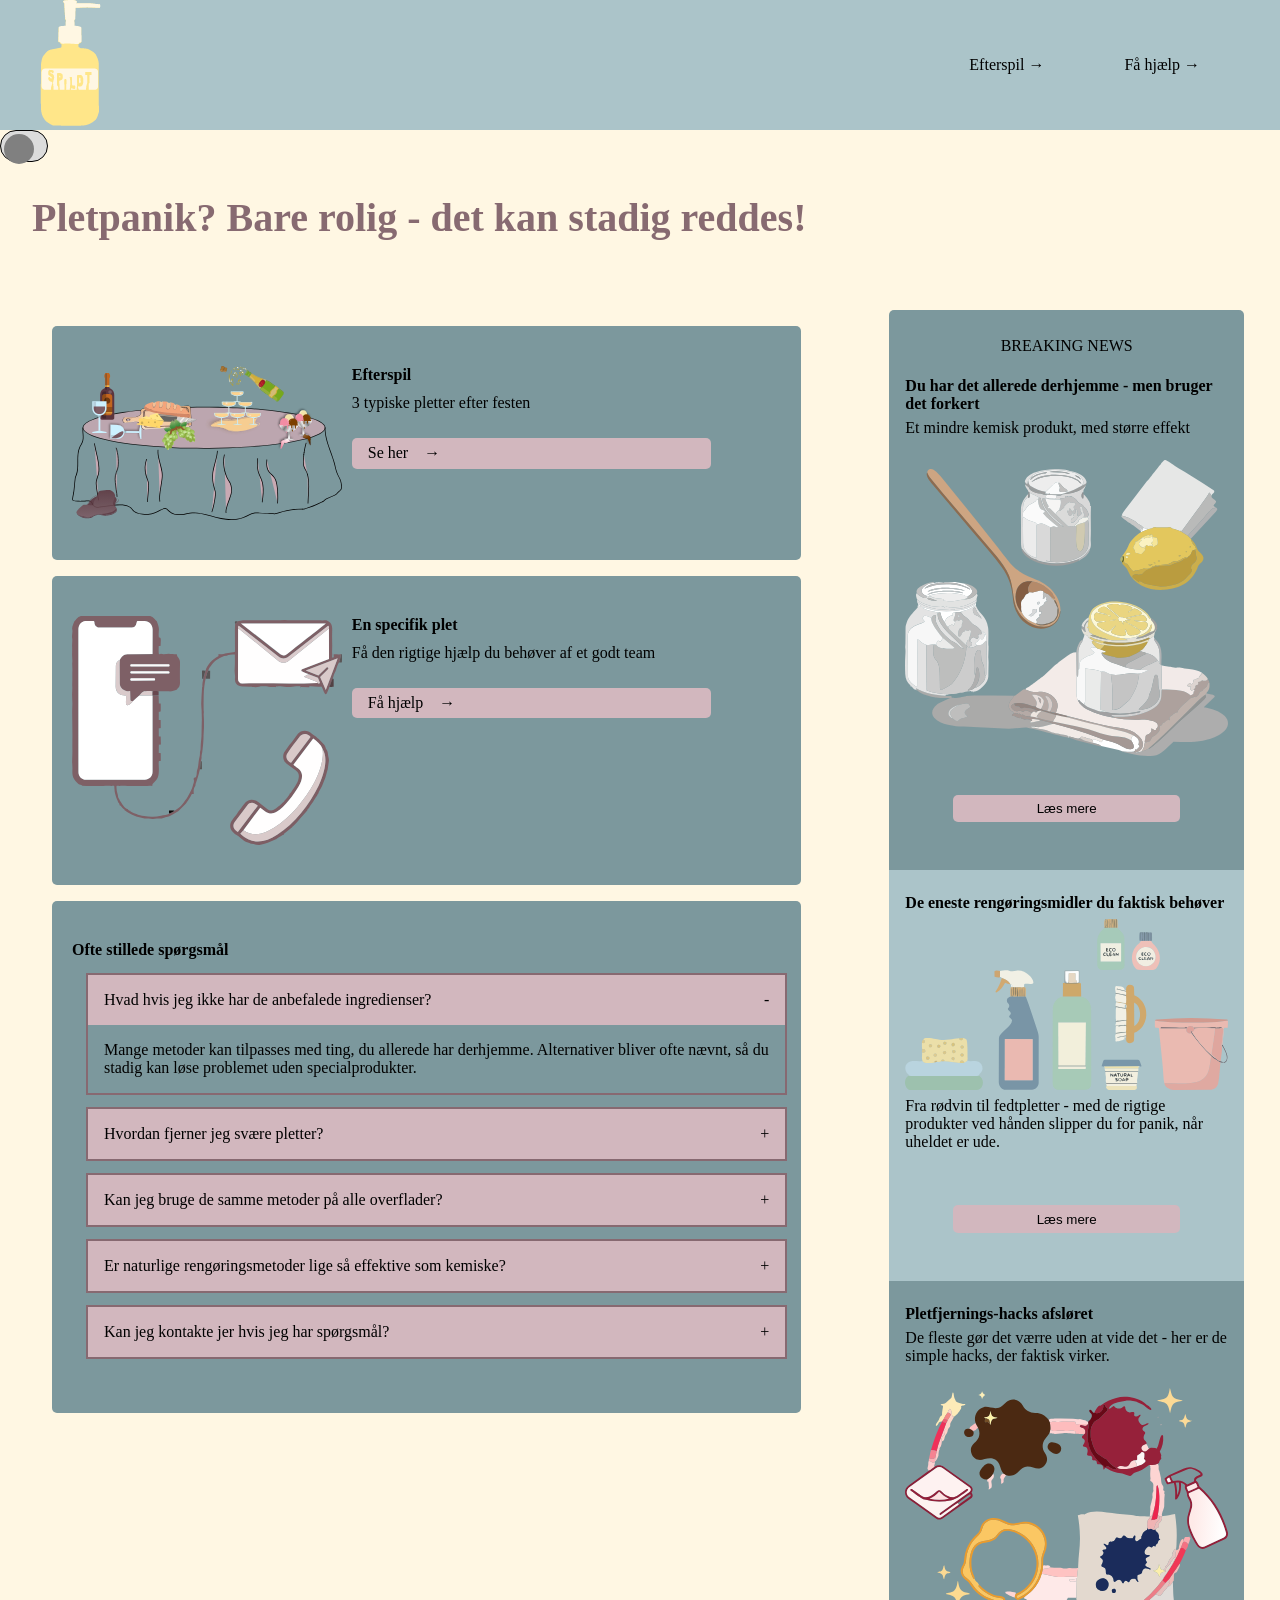
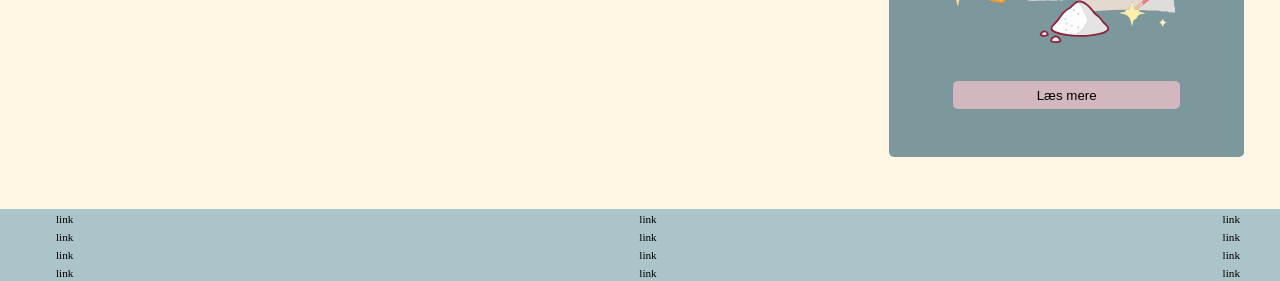
<file: index.html>
<!DOCTYPE html>
<html lang="da">

<head>
  <meta charset="UTF-8">
  <meta name="viewport" content="width=device-width, initial-scale=1.0">
  <link rel="stylesheet" href="css/custom.css">
  <link rel="stylesheet" href="css/fonts.css">
  <link rel="stylesheet" href="css/general.css">
  <link rel="stylesheet" href="css/layout.css">
  <link rel="stylesheet" href="css/burger.css">
  <link rel="stylesheet" href="css/cards.css">
  <link rel="stylesheet" href="css/forside.css">
  <link rel="icon" type="image/png" href="SVG/logo/Asset 30.svg">
  <input type="checkbox" id="theme-toggle">
  <title>Emergency Pletter</title>
</head>

<body id="frontpage">
  <header>

    <nav>
      <div class="logo">
        <a href="#">
          <img class="logo" src="SVG/logo/Asset 22.png" alt="logo">
        </a>
      </div>
      <ul class="menu">
        <li><a class="menuItem" href="instruction.html">Efterspil</a></li>
        <li><a class="menuItem" href="register.html">Få hjælp</a></li>
      </ul>
      <button class="burger">
        <span class="line"></span>
        <span class="line"></span>
        <span class="line"></span>
      </button>
    </nav>
  </header>

  <main>
    <h1>Pletpanik? Bare rolig - det kan stadig reddes!</h1>

    <section class="daily">

      <article class="daily_card">
        <img class="daily_img" src="SVG/bordet.svg" alt="Bordet">

        <div class="daily_text">
          <h3>Efterspil</h3>
          <p>3 typiske pletter efter festen</p>
          <a href="instruction.html" class="cta_btn">Se her</a>
        </div>
      </article>

      <article class="daily_card">
        <img class="daily_img" src="SVG/Asset 27.svg" alt="forms">

        <div class="daily_text">
          <h3>En specifik plet</h3>
          <p>Få den rigtige hjælp du behøver af et godt team</p>
          <a href="register.html" class="cta_btn">Få hjælp</a>
        </div>
      </article>

      <article class="spg">

        <h3>Ofte stillede spørgsmål</h3>
        <details class="accordion" open name="accordion">
          <summary>Hvad hvis jeg ikke har de anbefalede ingredienser?</summary>
          <div class="spg-tekst">
            <p>Mange metoder kan tilpasses med ting, du allerede har derhjemme. Alternativer bliver ofte nævnt, så du
              stadig kan løse problemet uden specialprodukter.</p>
          </div>
        </details>
        <details class="accordion" open name="accordion">
          <summary>Hvordan fjerner jeg svære pletter?</summary>
          <div class="spg-tekst">
            <p>Det afhænger af typen af plet. På siden finder du guides til fx rødvin, champagne og is, hvor der
              forklares simple metoder til hver type plet.</p>
          </div>
        </details>
        <details class="accordion" open name="accordion">
          <summary>Kan jeg bruge de samme metoder på alle overflader?</summary>
          <div class="spg-tekst">
            <p>Nej, nogle materialer kræver mere skånsom behandling. Det er altid en god idé at teste på et lille område
              først, især på sarte overflader som træ og natursten.</p>
          </div>
        </details>
        <details class="accordion" open name="accordion">
          <summary>Er naturlige rengøringsmetoder lige så effektive som kemiske?</summary>
          <div class="spg-tekst">
            <p>De kan være meget effektive til almindelig rengøring, men meget hårde eller specialiserede pletter kan
              nogle gange kræve stærkere midler.</p>
          </div>
        </details>
        <details class="accordion" open name="accordion">
          <summary>Kan jeg kontakte jer hvis jeg har spørgsmål?</summary>
          <div class="spg-tekst">
            <p>Ja, du kan kontakte os via kontaktformular, telefon eller e-mail, som du finder på kontaktsiden.</p>
          </div>
        </details>

      </article>


    </section>

    <!-- NEWS -->
    <section class="news">

      <article class="news_card">
        <h3>Du har det allerede derhjemme - men bruger det forkert</h3>
        <p>Et mindre kemisk produkt, med større effekt</p>
        <img src="SVG/Asset 25.svg" alt="Natron i forskellige former">
        <button class="nyhed-button" popovertarget="nyhed-1">Læs mere</button>
        <div id="nyhed-1" popover>
          <button popovertarget="nyhed-1">Luk</button>
          <h3>Du har det allerede derhjemme - men bruger det forkert</h3>
          <p>Et mindre kemisk produkt, med større effekt</p>
          <img src="SVG/Asset 25.svg" alt="Natron i forskellige former">
          <p class="popover_p">Natron er ved at få en renæssance som det nye go-to rengøringsmiddel i mange hjem - og
            det er ikke uden
            grund. Hvor traditionelle produkter ofte indeholder stærke kemikalier, tilbyder natron en mere skånsom og
            alsidig løsning, som de fleste allerede har stående i køkkenet.
            Det, der gør natron særligt effektivt, er dets evne til både at neutralisere lugt og løsne snavs uden at
            ridse overflader. Det kan bruges på alt fra køkkenvaske og ovne til sneakers og tekstiler, hvilket gør det
            til et oplagt alternativ til flere specialprodukter.
            Flere begynder nu at kombinere natron med simple ingredienser som vand eller eddike for at skabe
            kraftfulde
            rengøringsløsninger derhjemme. Resultatet er ikke kun en mere bæredygtig tilgang, men også en billigere
            måde
            at holde hjemmet rent på.
            Selvom natron ikke kan erstatte alt, viser det sig at være overraskende effektivt i mange
            dagligdagssituationer. Spørgsmålet er derfor ikke længere, om det virker - men hvorfor man ikke er begyndt
            at bruge det noget før.</p>
        </div>
      </article>

      <article class="news_card">
        <h3>De eneste rengøringsmidler du faktisk behøver</h3>
        <img src="SVG/Asset 24.svg" alt="rengøringsartikler">
        <p>Fra rødvin til fedtpletter - med de rigtige produkter ved hånden slipper du for panik, når uheldet er ude.
        </p>
        <button class="nyhed-button" popovertarget="nyhed-2">Læs mere</button>
        <div id="nyhed-2" popover>
          <button popovertarget="nyhed-2">Luk</button>
          <h3>De eneste rengøringsmidler du faktisk behøver</h3>
          <p>Fra rødvin til fedtpletter - med de rigtige produkter ved hånden slipper du for panik, når uheldet er
            ude.
          </p>
          <img src="SVG/Asset 24.svg" alt="Rengøringsartikler">
          <p class="popover_p">De fleste pletter kræver ikke specialprodukter - men de kræver de rigtige. Og nogle få
            rengøringsmidler
            går
            igen, når det handler om at få tingene helt rene.

            Opvaskemiddel er en af de mest undervurderede helte. Det er særligt effektivt mod fedtpletter, både på tøj
            og køkkenoverflader. Til kalk og misfarvninger i bad og køkken er eddike stadig en klassiker, der hurtigt
            opløser belægninger.

            En enzymbaseret pletfjerner er til gengæld uundværlig til organiske pletter som kaffe, vin og sved, fordi
            den nedbryder pletterne i stedet for bare at dække dem. Og til daglig rengøring er en god
            universalrengøring
            det nemmeste valg, når overflader lige skal friskes op.

            Med disse få produkter er du dækket ind til langt de fleste situationer - og slipper for at stå med en
            plet,
            du ikke ved, hvordan du skal håndtere.
          </p>
        </div>
      </article>

      <article class="news_card">
        <h3>Pletfjernings-hacks afsløret</h3>
        <p>De fleste gør det værre uden at vide det - her er de simple hacks, der faktisk virker.</p>
        <img src="SVG/Asset 26.svg" alt="5 forskellige pletter">
        <button class="nyhed-button" popovertarget="nyhed-3">Læs mere</button>
        <div id="nyhed-3" popover>
          <button popovertarget="nyhed-3">Luk</button>
          <h3>Pletfjernings-hacks afsløret</h3>
          <img src="SVG/Asset 26.svg" alt="5 forskellige pletter">
          <p class="popover_p">De fleste gør det værre uden at vide det - her er de simple hacks, der faktisk virker.
            Her er fem
            klassiske
            fejl, du bør undgå:</p>
          <ol>
            <li>Du gnider i stedet for at duppe
              Det presser pletten længere ned i materialet. Dup forsigtigt i stedet.</li>
            <li>Du bruger varmt vand med det samme
              Især på pletter som blod eller mælk kan varme få dem til at sætte sig permanent. Start altid med koldt
              vand.</li>
            <li>Du venter for længe
              Jo længere tid pletten sidder, jo sværere bliver den at fjerne. Hurtig handling er afgørende. </li>
            <li>Du bruger for meget produkt
              Mere er ikke bedre. For meget sæbe kan efterlade rester og gøre problemet værre. </li>
            <li>Du bruger det forkerte middel
              Ikke alle pletter er ens - fedt, vin og kaffe kræver forskellige tilgange.</li>
          </ol>
          <p>Små ændringer i din måde at håndtere pletter på kan gøre en stor forskel - og ofte redde noget, du ellers
            havde opgivet.</p>
        </div>
      </article>

    </section>

  </main>

  <footer>
    <nav>
      <ul>
        <li><a href="#">link</a></li>
        <li><a href="#">link</a></li>
        <li><a href="#">link</a></li>
        <li><a href="#">link</a></li>
      </ul>
      <ul>
        <li><a href="#">link</a></li>
        <li><a href="#">link</a></li>
        <li><a href="#">link</a></li>
        <li><a href="#">link</a></li>
      </ul>
      <ul>
        <li><a href="#">link</a></li>
        <li><a href="#">link</a></li>
        <li><a href="#">link</a></li>
        <li><a href="#">link</a></li>
      </ul>
    </nav>
  </footer>
  <script src="js/main.js" defer></script>
</body>

</html>
</file>
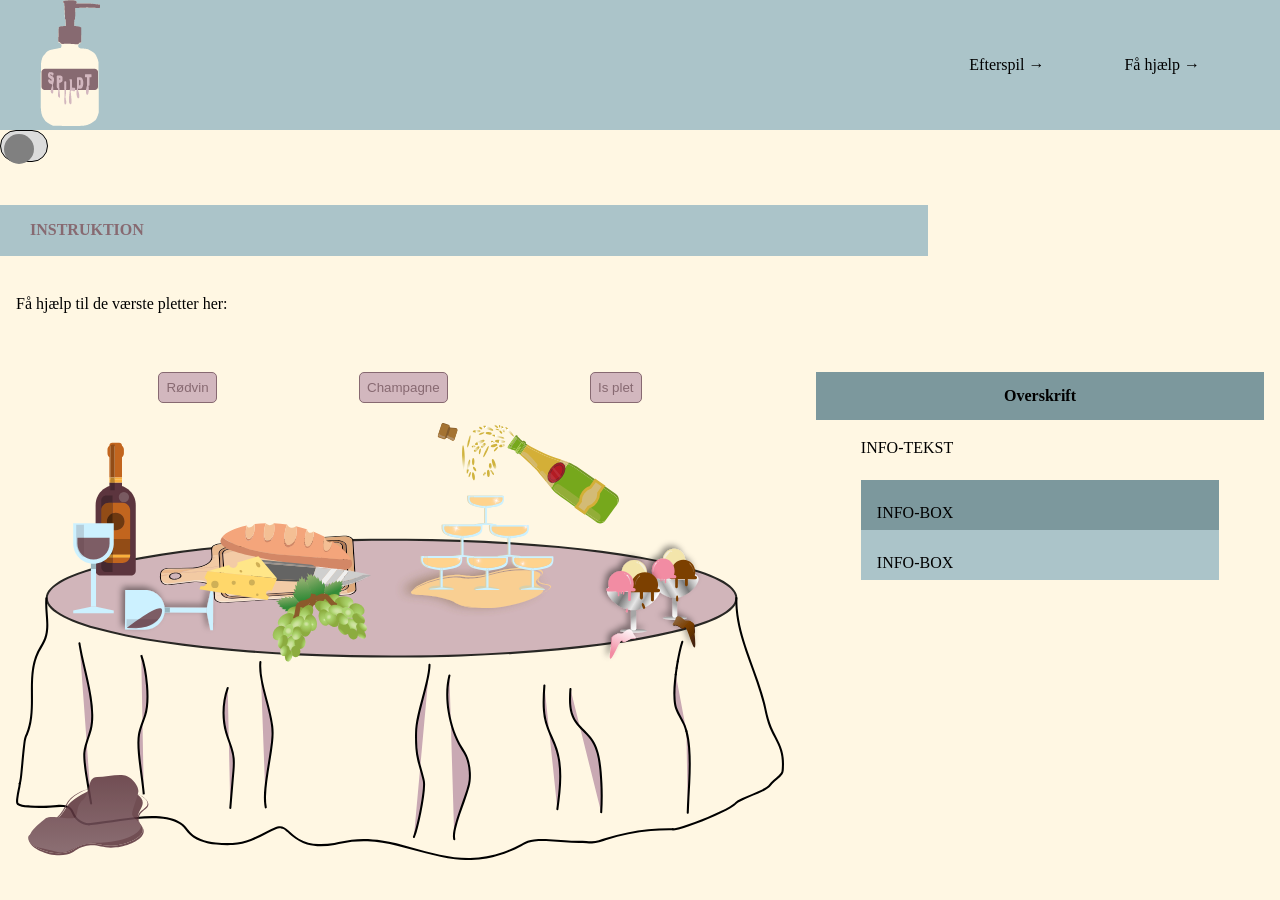
<file: instruction.html>
<!DOCTYPE html>
<html lang="da">

<head>
  <meta charset="UTF-8">
  <meta name="viewport" content="width=device-width, initial-scale=1.0">
  <link rel="stylesheet" href="css/custom.css">
  <link rel="stylesheet" href="css/fonts.css">
  <link rel="stylesheet" href="css/general.css">
  <link rel="stylesheet" href="css/layout.css">
  <link rel="stylesheet" href="css/burger.css">
  <link rel="stylesheet" href="css/cards.css">
  <link rel="stylesheet" href="css/infographic.css">
  <link rel="icon" type="image/png" href="SVG/logo/Asset 30.svg">
  <input type="checkbox" id="theme-toggle">

  <title>Emergency Site</title>
</head>

<body id="instruction">
  <header>
    <nav>
      <div class="logo">
        <a href="index.html"><img src="SVG/logo/Asset 19.png" alt="logo">
        </a>
      </div>
      <ul class="menu">
        <li><a class="menuItem" href="instruction.html">Efterspil </a></li>
        <li><a class="menuItem" href="register.html">Få hjælp</a></li>
      </ul>
      <button class="burger">
        <span class="line"></span>
        <span class="line"></span>
        <span class="line"></span>
      </button>
    </nav>
  </header>

  <main>
    <h1>INSTRUKTION</h1>
    <p>Få hjælp til de værste pletter her:</p>
    <section class="info-graphic">
      <div class="buttons-wrapper">
        <button id="btn_rodvin">Rødvin</button>
        <button id="btn_champagne">Champagne</button> <button id="btn_is">Is plet</button>
      </div>
      <!-- SVG --> <svg xmlns="http://www.w3.org/2000/svg" xmlns:xlink="http://www.w3.org/1999/xlink"
        viewBox="0 0 1114.34 634.16">
        <defs>
          <style>
            .cls-1,
            .cls-2,
            .cls-3,
            .cls-4 {
              fill: none;
            }

            .cls-5 {
              mask: url(#mask);
            }

            .cls-6 {
              filter: url(#luminosity-invert);
            }

            .cls-7,
            .cls-8 {
              fill: #d3bb76;
            }

            .cls-9 {
              fill: #e2b790;
            }

            .cls-10 {
              filter: url(#drop-shadow-3);
            }

            .cls-11 {
              filter: url(#drop-shadow-2);
            }

            .cls-12 {
              filter: url(#drop-shadow-4);
            }

            .cls-13 {
              fill: #99b5bf;
            }

            .cls-14 {
              fill: #e9bc92;
            }

            .cls-15,
            .cls-16 {
              fill: #d8d0ab;
            }

            .cls-17 {
              fill: #d4af37;
            }

            .cls-18 {
              filter: url(#luminosity-invert-5);
            }

            .cls-19 {
              filter: url(#luminosity-invert-6);
            }

            .cls-20 {
              filter: url(#luminosity-invert-2);
            }

            .cls-21 {
              filter: url(#luminosity-invert-4);
            }

            .cls-22 {
              filter: url(#luminosity-invert-3);
            }

            .cls-23 {
              fill: #c6946c;
            }

            .cls-24 {
              fill: #dfa779;
            }

            .cls-25 {
              fill: url(#radial-gradient-7);
            }

            .cls-26 {
              fill: url(#radial-gradient-6);
            }

            .cls-27 {
              fill: url(#radial-gradient-5);
            }

            .cls-28 {
              fill: url(#radial-gradient-4);
            }

            .cls-29 {
              fill: url(#radial-gradient-9);
            }

            .cls-30 {
              fill: url(#radial-gradient-8);
            }

            .cls-31 {
              fill: url(#radial-gradient-3);
            }

            .cls-32 {
              fill: url(#radial-gradient-2);
            }

            .cls-33 {
              filter: url(#drop-shadow-1);
            }

            .cls-33,
            .cls-34 {
              opacity: .88;
            }

            .cls-35 {
              fill: #f2caa3;
            }

            .cls-36 {
              fill: #bc842c;
            }

            .cls-37 {
              fill: url(#linear-gradient-8);
            }

            .cls-38 {
              fill: url(#linear-gradient-7);
            }

            .cls-39 {
              fill: url(#linear-gradient-5);
            }

            .cls-40 {
              fill: url(#linear-gradient-6);
            }

            .cls-41 {
              fill: url(#linear-gradient-9);
            }

            .cls-42 {
              fill: url(#linear-gradient-4);
            }

            .cls-43 {
              fill: url(#linear-gradient-3);
            }

            .cls-44 {
              fill: url(#linear-gradient-2);
            }

            .cls-45 {
              fill: #eabb91;
            }

            .cls-46 {
              fill: #b47d54;
            }

            .cls-47 {
              fill: #ffe688;
            }

            .cls-48 {
              fill: #76a81c;
            }

            .cls-49 {
              fill: #eab98f;
            }

            .cls-16,
            .cls-50 {
              opacity: .76;
            }

            .cls-51 {
              fill: url(#radial-gradient);
            }

            .cls-52 {
              fill: #d38766;
            }

            .cls-53 {
              fill: url(#linear-gradient);
            }

            .cls-54 {
              fill: #b98761;
            }

            .cls-55 {
              fill: #f7ddc3;
            }

            .cls-56 {
              fill: #e2b78f;
            }

            .cls-57 {
              fill: #090200;
            }

            .cls-50 {
              fill: #fff;
            }

            .cls-58 {
              fill: #f2f2f2;
              opacity: .2;
            }

            .cls-59 {
              fill: #739627;
            }

            .cls-60 {
              fill: #353534;
            }

            .cls-61 {
              fill: #f7dcc4;
            }

            .cls-62 {
              fill: #924c16;
            }

            .cls-63 {
              fill: #4d4d4c;
            }

            .cls-64 {
              fill: #e8b98e;
            }

            .cls-65 {
              isolation: isolate;
            }

            .cls-66 {
              mask: url(#mask-2);
            }

            .cls-67 {
              mask: url(#mask-3);
            }

            .cls-68 {
              mask: url(#mask-4);
            }

            .cls-69 {
              mask: url(#mask-5);
            }

            .cls-70 {
              mask: url(#mask-1);
            }

            .cls-71 {
              opacity: .22;
            }

            .cls-71,
            .cls-72 {
              fill: #ffd38d;
            }

            .cls-8 {
              stroke: #d4af37;
              stroke-width: 4px;
            }

            .cls-8,
            .cls-2,
            .cls-3,
            .cls-73,
            .cls-74,
            .cls-4 {
              stroke-miterlimit: 10;
            }

            .cls-75 {
              fill: #060201;
            }

            .cls-76 {
              fill: #f3e5ab;
            }

            .cls-77 {
              fill: #fbe8d2;
            }

            .cls-78 {
              fill: #fbead6;
            }

            .cls-2 {
              stroke: #8b5a2b;
              stroke-width: 7px;
            }

            .cls-79 {
              fill: #0a0200;
            }

            .cls-80 {
              fill: #cfcfce;
            }

            .cls-81 {
              fill: #f28ca3;
            }

            .cls-82 {
              fill: #898988;
            }

            .cls-83 {
              fill: url(#radial-gradient-16);
            }

            .cls-84 {
              fill: url(#radial-gradient-12);
            }

            .cls-85 {
              fill: url(#radial-gradient-14);
            }

            .cls-86 {
              fill: url(#radial-gradient-13);
            }

            .cls-87 {
              fill: url(#radial-gradient-10);
            }

            .cls-88 {
              fill: url(#radial-gradient-17);
            }

            .cls-89 {
              fill: url(#radial-gradient-19);
            }

            .cls-90 {
              fill: url(#radial-gradient-11);
            }

            .cls-91 {
              fill: url(#radial-gradient-18);
            }

            .cls-92 {
              fill: url(#radial-gradient-15);
            }

            .cls-93 {
              fill: url(#radial-gradient-48);
            }

            .cls-94 {
              fill: url(#radial-gradient-47);
            }

            .cls-95 {
              fill: url(#radial-gradient-56);
            }

            .cls-96 {
              fill: url(#radial-gradient-58);
            }

            .cls-97 {
              fill: url(#radial-gradient-57);
            }

            .cls-98 {
              fill: url(#radial-gradient-44);
            }

            .cls-99 {
              fill: url(#radial-gradient-43);
            }

            .cls-100 {
              fill: url(#radial-gradient-49);
            }

            .cls-101 {
              fill: url(#radial-gradient-42);
            }

            .cls-102 {
              fill: url(#radial-gradient-40);
            }

            .cls-103 {
              fill: url(#radial-gradient-41);
            }

            .cls-104 {
              fill: url(#radial-gradient-46);
            }

            .cls-105 {
              fill: url(#radial-gradient-45);
            }

            .cls-106 {
              fill: url(#radial-gradient-25);
            }

            .cls-107 {
              fill: url(#radial-gradient-54);
            }

            .cls-108 {
              fill: url(#radial-gradient-59);
            }

            .cls-109 {
              fill: url(#radial-gradient-53);
            }

            .cls-110 {
              fill: url(#radial-gradient-52);
            }

            .cls-111 {
              fill: url(#radial-gradient-51);
            }

            .cls-112 {
              fill: url(#radial-gradient-50);
            }

            .cls-113 {
              fill: url(#radial-gradient-55);
            }

            .cls-114 {
              fill: url(#radial-gradient-35);
            }

            .cls-115 {
              fill: url(#radial-gradient-34);
            }

            .cls-116 {
              fill: url(#radial-gradient-22);
            }

            .cls-117 {
              fill: url(#radial-gradient-28);
            }

            .cls-118 {
              fill: url(#radial-gradient-23);
            }

            .cls-119 {
              fill: url(#radial-gradient-20);
            }

            .cls-120 {
              fill: url(#radial-gradient-24);
            }

            .cls-121 {
              fill: url(#radial-gradient-26);
            }

            .cls-122 {
              fill: url(#radial-gradient-29);
            }

            .cls-123 {
              fill: url(#radial-gradient-27);
            }

            .cls-124 {
              fill: url(#radial-gradient-21);
            }

            .cls-125 {
              fill: url(#radial-gradient-39);
            }

            .cls-126 {
              fill: url(#radial-gradient-38);
            }

            .cls-127 {
              fill: url(#radial-gradient-33);
            }

            .cls-128 {
              fill: url(#radial-gradient-32);
            }

            .cls-129 {
              fill: url(#radial-gradient-31);
            }

            .cls-130 {
              fill: url(#radial-gradient-30);
            }

            .cls-131 {
              fill: url(#radial-gradient-37);
            }

            .cls-132 {
              fill: url(#radial-gradient-36);
            }

            .cls-133 {
              fill: url(#radial-gradient-62);
            }

            .cls-134 {
              fill: url(#radial-gradient-64);
            }

            .cls-135 {
              fill: url(#radial-gradient-65);
            }

            .cls-136 {
              fill: url(#radial-gradient-63);
            }

            .cls-137 {
              fill: url(#radial-gradient-61);
            }

            .cls-138 {
              fill: url(#radial-gradient-60);
            }

            .cls-139 {
              fill: #e9ba8f;
            }

            .cls-140 {
              fill: #5c353e;
            }

            .cls-141 {
              fill: #c2651e;
            }

            .cls-142 {
              fill: #070302;
            }

            .cls-143 {
              fill: #b28f66;
            }

            .cls-144 {
              fill: #6e3910;
            }

            .cls-145 {
              fill: #cececd;
            }

            .cls-146 {
              fill: #ffd76a;
            }

            .cls-147 {
              fill: #8ebf25;
            }

            .cls-148 {
              fill: url(#linear-gradient-10);
            }

            .cls-149 {
              fill: url(#linear-gradient-11);
            }

            .cls-150 {
              fill: url(#linear-gradient-12);
            }

            .cls-151 {
              fill: url(#linear-gradient-13);
            }

            .cls-152 {
              fill: url(#linear-gradient-19);
            }

            .cls-153 {
              fill: url(#linear-gradient-14);
            }

            .cls-154 {
              fill: url(#linear-gradient-21);
            }

            .cls-155 {
              fill: url(#linear-gradient-20);
            }

            .cls-156 {
              fill: url(#linear-gradient-22);
            }

            .cls-157 {
              fill: url(#linear-gradient-23);
            }

            .cls-158 {
              fill: url(#linear-gradient-28);
            }

            .cls-159 {
              fill: url(#linear-gradient-25);
            }

            .cls-160 {
              fill: url(#linear-gradient-32);
            }

            .cls-161 {
              fill: url(#linear-gradient-31);
            }

            .cls-162 {
              fill: url(#linear-gradient-33);
            }

            .cls-163 {
              fill: url(#linear-gradient-30);
            }

            .cls-164 {
              fill: url(#linear-gradient-15);
            }

            .cls-165 {
              fill: url(#linear-gradient-16);
            }

            .cls-166 {
              fill: url(#linear-gradient-17);
            }

            .cls-167 {
              fill: url(#linear-gradient-18);
            }

            .cls-168 {
              fill: url(#linear-gradient-35);
            }

            .cls-169 {
              fill: url(#linear-gradient-34);
            }

            .cls-170 {
              fill: url(#linear-gradient-27);
            }

            .cls-171 {
              fill: url(#linear-gradient-24);
            }

            .cls-172 {
              fill: url(#linear-gradient-26);
            }

            .cls-173 {
              fill: url(#linear-gradient-29);
            }

            .cls-174 {
              fill: #dfa97b;
            }

            .cls-175 {
              fill: #e6e5e4;
            }

            .cls-176 {
              fill: #797978;
            }

            .cls-177 {
              opacity: .84;
            }

            .cls-178 {
              opacity: .81;
            }

            .cls-179 {
              opacity: .68;
            }

            .cls-180 {
              opacity: .17;
            }

            .cls-181 {
              opacity: .31;
            }

            .cls-182 {
              fill: #bfa150;
            }

            .cls-183 {
              opacity: .37;
            }

            .cls-183,
            .cls-184 {
              fill: #cc505c;
            }

            .cls-184 {
              opacity: .35;
            }

            .cls-185 {
              fill: #646463;
            }

            .cls-186 {
              fill: #a47332;
            }

            .cls-187 {
              fill: #f4a57b;
            }

            .cls-188 {
              fill: #f2cca5;
            }

            .cls-189 {
              fill: #845c2c;
            }

            .cls-190 {
              fill: #5e3740;
            }

            .cls-191 {
              fill: #bd885f;
            }

            .cls-192 {
              fill: #e2b68b;
            }

            .cls-193 {
              fill: #f7dcc3;
            }

            .cls-194 {
              fill: #91908f;
            }

            .cls-195 {
              fill: #fbb03b;
            }

            .cls-196 {
              fill: #d37d97;
            }

            .cls-197 {
              fill: #7d5d65;
            }

            .cls-3 {
              stroke: url(#New_Gradient_Swatch_3-2);
            }

            .cls-73 {
              stroke: #000;
              stroke-width: 3px;
            }

            .cls-73,
            .cls-198 {
              fill: #c9a9b3;
            }

            .cls-74 {
              fill: #b31b23;
              stroke: #63272f;
            }

            .cls-199 {
              fill: #42210b;
            }

            .cls-200 {
              fill: #efefee;
            }

            .cls-201 {
              fill: #f7dec6;
            }

            .cls-202 {
              fill: #49260b;
            }

            .cls-203 {
              fill: #7b3f00;
            }

            .cls-204 {
              fill: #eab88c;
            }

            .cls-205 {
              fill: #ccf1ff;
            }

            .cls-206 {
              fill: #f3cba6;
            }

            .cls-207 {
              fill: #45282f;
            }

            .cls-208 {
              fill: #f4bf94;
            }

            .cls-209 {
              fill: #f6dcc4;
            }

            .cls-210 {
              fill: #b2b2b2;
            }

            .cls-211 {
              mix-blend-mode: darken;
              opacity: .75;
            }

            .cls-4 {
              stroke: url(#New_Gradient_Swatch_3);
            }

            .cls-212 {
              fill: #ebc198;
            }

            .cls-213 {
              fill: #d4a67e;
            }
          </style>
          <filter id="drop-shadow-1" x="538.44" y="182.86" width="253" height="107" filterUnits="userSpaceOnUse">
            <feOffset dx="-10" dy="-3" />
            <feGaussianBlur result="blur" stdDeviation="8" />
            <feFlood flood-color="#7c6139" flood-opacity=".62" />
            <feComposite in2="blur" operator="in" />
            <feComposite in="SourceGraphic" />
          </filter>
          <radialGradient id="radial-gradient" cx="-2218.16" cy="1547.07" fx="-2218.16" fy="1539.52" r="8.37"
            gradientTransform="translate(-854.06 -1441.33) rotate(-120.8) scale(.87 .37) skewX(-3.98)"
            gradientUnits="userSpaceOnUse">
            <stop offset=".13" stop-color="#fff" />
            <stop offset="1" stop-color="#c4a214" stop-opacity=".8" />
          </radialGradient>
          <radialGradient id="radial-gradient-2" cx="-353.4" cy="6275.63" fx="-353.4" fy="6268.08" r="8.37"
            gradientTransform="translate(-64.08 -1190.95) rotate(-37.06) scale(1.14 .22) skewX(2.16)"
            xlink:href="#radial-gradient" />
          <radialGradient id="radial-gradient-3" cx="-1360.66" cy="1973.76" fx="-1360.66" fy="1966.21" r="8.37"
            gradientTransform="translate(-406.52 -1866.51) rotate(-93.88) scale(1.39 .48) skewX(-1.21)"
            xlink:href="#radial-gradient" />
          <radialGradient id="radial-gradient-4" cx="-1178.72" cy="3282.84" fx="-1178.72" fy="3275.29" r="8.37"
            gradientTransform="translate(2326.97 -1211.87) rotate(1.38) scale(1.39 .39) skewX(.32)"
            xlink:href="#radial-gradient" />
          <radialGradient id="radial-gradient-5" cx="-801.73" cy="1739.26" fx="-801.73" fy="1731.7" r="8.37"
            gradientTransform="translate(288.83 -1502.66) rotate(-57.42) scale(1.53 .66) skewX(3.6)"
            xlink:href="#radial-gradient" />
          <radialGradient id="radial-gradient-6" cx="-1430.77" cy="-6605.15" fx="-1430.77" fy="-6612.7" r="8.37"
            gradientTransform="translate(-1496.39 4.2) rotate(119.61) scale(1.28 .29) skewX(-5.55)"
            xlink:href="#radial-gradient" />
          <radialGradient id="radial-gradient-7" cx="-2604.57" cy="-458.14" fx="-2604.57" fy="-465.69" r="8.37"
            gradientTransform="translate(1010.26 -2240.83) rotate(-85.04) scale(.89 .33) skewX(1.67)"
            xlink:href="#radial-gradient" />
          <radialGradient id="radial-gradient-8" cx="-1582.53" cy="-4742.41" fx="-1582.53" fy="-4749.96" r="8.37"
            gradientTransform="translate(-1897.37 -49.2) rotate(133.17) scale(1.87 .41) skewX(-8.32)"
            xlink:href="#radial-gradient" />
          <radialGradient id="radial-gradient-9" cx="-1792.76" cy="-4718.81" fx="-1792.76" fy="-4726.36" r="8.37"
            gradientTransform="translate(-1869.97 -255.94) rotate(143.55) scale(1.66 .37) skewX(-8.2)"
            xlink:href="#radial-gradient" />
          <radialGradient id="radial-gradient-10" cx="-1974.91" cy="-1899.36" fx="-1974.91" fy="-1906.91" r="8.37"
            gradientTransform="translate(-1755.83 -1154.9) rotate(170.55) scale(1.39 .84) skewX(-12.01)"
            xlink:href="#radial-gradient" />
          <radialGradient id="radial-gradient-11" cx="-1740.38" cy="-2024.59" fx="-1740.38" fy="-2032.15" r="8.37"
            gradientTransform="translate(-1998.94 -1291.84) rotate(146.35) scale(1.73 1.28) skewX(-23.88)"
            xlink:href="#radial-gradient" />
          <radialGradient id="radial-gradient-12" cx="-1415.8" cy="6074.09" fx="-1415.8" fy="6066.54" r="8.37"
            gradientTransform="translate(1567.95 -1412.1) rotate(-.74) scale(.62 .23) skewX(-.26)"
            xlink:href="#radial-gradient" />
          <radialGradient id="radial-gradient-13" cx="1182.51" cy="5187.95" fx="1182.51" fy="5180.39" r="8.37"
            gradientTransform="translate(-179.82 -777.47) rotate(-.28) scale(.74 .15) skewX(-.04)"
            xlink:href="#radial-gradient" />
          <radialGradient id="radial-gradient-14" cx="-540.83" cy="4797.56" fx="-540.83" fy="4790" r="8.37"
            gradientTransform="translate(1241.1 -1405.44) rotate(-1.67) scale(1.02 .29) skewX(-.41)"
            xlink:href="#radial-gradient" />
          <radialGradient id="radial-gradient-15" cx="-213.58" cy="5990.7" fx="-213.58" fy="5983.15" r="8.37"
            gradientTransform="translate(910.59 -1395.52) rotate(-1.84) scale(1.02 .23) skewX(-.33)"
            xlink:href="#radial-gradient" />
          <radialGradient id="radial-gradient-16" cx="259.77" cy="2290.2" fx="259.77" fy="2282.65" r="8.37"
            gradientTransform="translate(427.2 -946) rotate(-1.07) scale(1.07 .42) skewX(-.38)"
            xlink:href="#radial-gradient" />
          <radialGradient id="radial-gradient-17" cx="-2329.07" cy="-2222.08" fx="-2329.07" fy="-2229.63" r="8.37"
            gradientTransform="translate(1473.63 -2134.07) rotate(-90) scale(.93 .36)" xlink:href="#radial-gradient" />
          <radialGradient id="radial-gradient-18" cx="-1583" cy="4854.87" fx="-1583" fy="4847.32" r="8.37"
            gradientTransform="translate(-451.64 -1718.6) rotate(-90) scale(1.11 .23)" xlink:href="#radial-gradient" />
          <radialGradient id="radial-gradient-19" cx="-1699.06" cy="40.8" fx="-1699.06" fy="33.25" r="8.37"
            gradientTransform="translate(650.23 -2618.86) rotate(-90) scale(1.56 .45)" xlink:href="#radial-gradient" />
          <radialGradient id="radial-gradient-20" cx="-1701.13" cy="248.62" fx="-1701.13" fy="241.07" r="8.37"
            gradientTransform="translate(588.92 -2627.32) rotate(-90) scale(1.56 .36)" xlink:href="#radial-gradient" />
          <radialGradient id="radial-gradient-21" cx="-1501.35" cy="621.72" fx="-1501.35" fy="614.16" r="8.37"
            gradientTransform="translate(276.53 -2461.2) rotate(-90) scale(1.66 .64)" xlink:href="#radial-gradient" />
          <radialGradient id="radial-gradient-22" cx="-1475.74" cy="-4872.08" fx="-1475.74" fy="-4879.64" r="8.37"
            gradientTransform="translate(-687.12 -1683.4) rotate(-180) scale(.93 .36)" xlink:href="#radial-gradient" />
          <radialGradient id="radial-gradient-23" cx="-2172.39" cy="247.58" fx="-2172.39" fy="240.03" r="8.37"
            gradientTransform="translate(622.79 -2331.35) rotate(-90) scale(1.11 .23)" xlink:href="#radial-gradient" />
          <radialGradient id="radial-gradient-24" cx="-1597.88" cy="-2727.1" fx="-1597.88" fy="-2734.66" r="8.37"
            gradientTransform="translate(-1812.93 -1142.32) rotate(-180) scale(1.56 .45)"
            xlink:href="#radial-gradient" />
          <radialGradient id="radial-gradient-25" cx="-1599.95" cy="-3188.81" fx="-1599.95" fy="-3196.37" r="8.37"
            gradientTransform="translate(-1813.43 -1081.98) rotate(-180) scale(1.56 .36)"
            xlink:href="#radial-gradient" />
          <radialGradient id="radial-gradient-26" cx="-1396.85" cy="-2582.78" fx="-1396.85" fy="-2590.33" r="8.37"
            gradientTransform="translate(-1622.55 -1587.33) rotate(-180) scale(1.66 .64)"
            xlink:href="#radial-gradient" />
          <radialGradient id="radial-gradient-27" cx="-2405.15" cy="96.28" fx="-2405.15" fy="88.73" r="8.37"
            gradientTransform="translate(661.67 -2208.21) rotate(-90) scale(.93 .36)" xlink:href="#radial-gradient" />
          <radialGradient id="radial-gradient-28" cx="-887.97" cy="6301.23" fx="-887.97" fy="6293.67" r="8.37"
            gradientTransform="translate(1674.81 -1420.47) scale(1.11 .23)" xlink:href="#radial-gradient" />
          <radialGradient id="radial-gradient-29" cx="-1450" cy="1706.45" fx="-1450" fy="1698.9" r="8.37"
            gradientTransform="translate(-66.56 -2234.4) rotate(-90) scale(1.56 .45)" xlink:href="#radial-gradient" />
          <radialGradient id="radial-gradient-30" cx="-1452.07" cy="2317.17" fx="-1452.07" fy="2309.62" r="8.37"
            gradientTransform="translate(-126.57 -2237.46) rotate(-90) scale(1.56 .36)" xlink:href="#radial-gradient" />
          <radialGradient id="radial-gradient-31" cx="-1118.82" cy="1481.21" fx="-1118.82" fy="1473.65" r="8.37"
            gradientTransform="translate(2557.57 -917.74) scale(1.66 .64)" xlink:href="#radial-gradient" />
          <radialGradient id="radial-gradient-32" cx="-2241.38" cy="-1540" fx="-2241.38" fy="-1547.56" r="8.37"
            gradientTransform="translate(1847.58 -2267.07) rotate(-90) scale(1.02 .77)" xlink:href="#radial-gradient" />
          <radialGradient id="radial-gradient-33" cx="-2338.03" cy="-1092.94" fx="-2338.03" fy="-1100.5" r="8.37"
            gradientTransform="translate(1526.91 -2351.11) rotate(-90) scale(1.02 .77)" xlink:href="#radial-gradient" />
          <radialGradient id="radial-gradient-34" cx="-1124.81" cy="1094.33" fx="-1124.81" fy="1086.77" r="8.37"
            gradientTransform="translate(1926.48 -832.51) scale(1.09 .78)" xlink:href="#radial-gradient" />
          <radialGradient id="radial-gradient-35" cx="-213.32" cy="1091.86" fx="-213.32" fy="1084.31" r="8.37"
            gradientTransform="translate(949 -837.69) scale(1.09 .78)" xlink:href="#radial-gradient" />
          <filter id="drop-shadow-2" x="900.44" y="162.86" width="102" height="175" filterUnits="userSpaceOnUse">
            <feOffset dx="-4" dy="-4" />
            <feGaussianBlur result="blur-2" stdDeviation="5" />
            <feFlood flood-color="#000" flood-opacity=".45" />
            <feComposite in2="blur-2" operator="in" />
            <feComposite in="SourceGraphic" />
          </filter>
          <linearGradient id="linear-gradient" x1="955.88" y1="287.53" x2="956.05" y2="271.86"
            gradientUnits="userSpaceOnUse">
            <stop offset=".18" stop-color="#e6e6e6" />
            <stop offset=".46" stop-color="#7a7a7a" />
            <stop offset=".51" stop-color="#fff" />
          </linearGradient>
          <linearGradient id="linear-gradient-2" x1="962.58" y1="256.17" x2="949.14" y2="279.46"
            gradientUnits="userSpaceOnUse">
            <stop offset=".32" stop-color="#a6a6a6" />
            <stop offset=".69" stop-color="#e6e6e6" />
            <stop offset="1" stop-color="#fff" />
          </linearGradient>
          <linearGradient id="linear-gradient-3" x1="930.29" y1="244.47" x2="984.1" y2="213.41"
            gradientUnits="userSpaceOnUse">
            <stop offset=".03" stop-color="#fff" />
            <stop offset=".21" stop-color="#a6a6a6" />
            <stop offset=".36" stop-color="#e6e6e6" />
            <stop offset=".64" stop-color="#7a7a7a" />
            <stop offset=".81" stop-color="silver" />
            <stop offset="1" stop-color="#fff" />
          </linearGradient>
          <linearGradient id="linear-gradient-4" x1="939.3" y1="192.2" x2="948.48" y2="192.2"
            gradientUnits="userSpaceOnUse">
            <stop offset=".85" stop-color="#f4eed7" />
            <stop offset="1" stop-color="#fff" />
          </linearGradient>
          <linearGradient id="linear-gradient-5" x1="955.83" y1="216.59" x2="955.83" y2="227.84"
            gradientUnits="userSpaceOnUse">
            <stop offset="0" stop-color="#000" />
            <stop offset=".02" stop-color="#040404" />
            <stop offset=".3" stop-color="#575757" />
            <stop offset=".55" stop-color="#999" />
            <stop offset=".75" stop-color="#c9c9c9" />
            <stop offset=".91" stop-color="#e7e7e7" />
            <stop offset="1" stop-color="#f2f2f2" />
          </linearGradient>
          <linearGradient id="linear-gradient-6" x1="1002.71" y1="208.47" x2="1046.56" y2="233.79"
            gradientTransform="translate(71.16 -229.8) rotate(18.2)" gradientUnits="userSpaceOnUse">
            <stop offset=".05" stop-color="#8c6239" />
            <stop offset=".38" stop-color="#7b3f00" />
            <stop offset=".92" stop-color="#42210b" />
          </linearGradient>
          <linearGradient id="linear-gradient-7" x1="949.09" y1="184.47" x2="951" y2="184.47"
            xlink:href="#linear-gradient-4" />
          <linearGradient id="linear-gradient-8" x1="55.39" y1="-1892.53" x2="57.84" y2="-1892.53"
            gradientTransform="translate(1441.15 -1642.68) rotate(-166.71)" xlink:href="#linear-gradient-4" />
          <linearGradient id="linear-gradient-9" x1="700.17" y1="233.1" x2="705.32" y2="233.1"
            gradientTransform="translate(-56.71 120.42) rotate(-9.64) scale(1.39 1.08) skewX(-3.85)"
            gradientUnits="userSpaceOnUse">
            <stop offset=".3" stop-color="#eab2c1" />
            <stop offset="1" stop-color="#fff" />
          </linearGradient>
          <linearGradient id="New_Gradient_Swatch_3" data-name="New Gradient Swatch 3" x1="930.5" y1="201.46"
            x2="932.34" y2="201.14" gradientUnits="userSpaceOnUse">
            <stop offset=".3" stop-color="#eab2c1" />
            <stop offset="1" stop-color="#fff" />
          </linearGradient>
          <linearGradient id="linear-gradient-10" x1="1303.2" y1="85.81" x2="1313.97" y2="85.81"
            gradientTransform="translate(-199.59 -362.03) rotate(22.11)" gradientUnits="userSpaceOnUse">
            <stop offset="0" stop-color="#c69c6d" />
            <stop offset=".59" stop-color="#8c6239" />
          </linearGradient>
          <filter id="drop-shadow-3" x="837.44" y="178.86" width="109" height="175" filterUnits="userSpaceOnUse">
            <feOffset dx="-4" dy="-4" />
            <feGaussianBlur result="blur-3" stdDeviation="5" />
            <feFlood flood-color="#000" flood-opacity=".45" />
            <feComposite in2="blur-3" operator="in" />
            <feComposite in="SourceGraphic" />
          </filter>
          <linearGradient id="linear-gradient-11" x1="-598.25" y1="306.2" x2="-598.08" y2="290.19"
            gradientTransform="translate(297.8) rotate(-180) scale(1 -1)" xlink:href="#linear-gradient" />
          <linearGradient id="linear-gradient-12" x1="-591.32" y1="274.01" x2="-605.24" y2="298.11"
            gradientTransform="translate(1494.36 572.12) scale(1 -1)" xlink:href="#linear-gradient-2" />
          <linearGradient id="linear-gradient-13" x1="-626.83" y1="263.26" x2="-567.2" y2="228.84"
            gradientTransform="translate(297.8) rotate(-180) scale(1 -1)" xlink:href="#linear-gradient-3" />
          <linearGradient id="linear-gradient-14" x1="-616.75" y1="208.84" x2="-606.51" y2="208.84"
            gradientTransform="translate(297.8) rotate(-180) scale(1 -1)" xlink:href="#linear-gradient-4" />
          <linearGradient id="linear-gradient-15" x1="-598.31" y1="233.75" x2="-598.31" y2="245.23"
            gradientTransform="translate(297.8) rotate(-180) scale(1 -1)" xlink:href="#linear-gradient-5" />
          <linearGradient id="linear-gradient-16" x1="871.52" y1="335.5" x2="892.53" y2="288.6"
            gradientUnits="userSpaceOnUse">
            <stop offset="0" stop-color="#f28ca3" />
            <stop offset=".84" stop-color="#fff" />
          </linearGradient>
          <linearGradient id="linear-gradient-17" x1="-605.83" y1="200.94" x2="-603.7" y2="200.94"
            gradientTransform="translate(297.8) rotate(-180) scale(1 -1)" xlink:href="#linear-gradient-4" />
          <linearGradient id="linear-gradient-18" x1="1564.52" y1="-2265.91" x2="1567.27" y2="-2265.91"
            gradientTransform="translate(-1143.35 -1642.68) rotate(-13.29) scale(1 -1)"
            xlink:href="#linear-gradient-4" />
          <linearGradient id="linear-gradient-19" x1="-394.03" y1="14.44" x2="-388.35" y2="14.44"
            gradientTransform="translate(354.52 120.42) rotate(-170.36) scale(1.39 -1.08) skewX(-3.85)"
            xlink:href="#linear-gradient-9" />
          <linearGradient id="New_Gradient_Swatch_3-2" data-name="New Gradient Swatch 3" x1="-586.88" y1="219.07"
            x2="-585.26" y2="218.8" gradientTransform="translate(297.8) rotate(-180) scale(1 -1)"
            xlink:href="#New_Gradient_Swatch_3" />
          <linearGradient id="linear-gradient-20" x1="-158.49" y1="698.79" x2="-146.93" y2="698.79"
            gradientTransform="translate(497.39 -362.03) rotate(157.89) scale(1 -1)" xlink:href="#linear-gradient-10" />
          <filter id="drop-shadow-4" x="124.44" y="222.86" width="173" height="130" filterUnits="userSpaceOnUse">
            <feOffset dx="-4" dy="-4" />
            <feGaussianBlur result="blur-4" stdDeviation="5" />
            <feFlood flood-color="#000" flood-opacity=".45" />
            <feComposite in2="blur-4" operator="in" />
            <feComposite in="SourceGraphic" />
          </filter>
          <linearGradient id="linear-gradient-21" x1="73.72" y1="624.14" x2="73.72" y2="527.66"
            gradientUnits="userSpaceOnUse">
            <stop offset="0" stop-color="#7c5c64" />
            <stop offset="1" stop-color="#5e3740" />
          </linearGradient>
          <linearGradient id="linear-gradient-22" x1="181.37" y1="624.14" x2="181.37" y2="527.66"
            xlink:href="#linear-gradient-21" />
          <linearGradient id="linear-gradient-23" x1="100.41" y1="623.22" x2="100.41" y2="510.87"
            xlink:href="#linear-gradient-21" />
          <linearGradient id="linear-gradient-24" x1="1005.59" y1="-909.61" x2="1005.59" y2="-909.62"
            gradientTransform="translate(1746.03 649.69) rotate(154.67) scale(1 -1)" gradientUnits="userSpaceOnUse">
            <stop offset=".27" stop-color="#358c39" />
            <stop offset=".46" stop-color="#4f9548" />
            <stop offset=".88" stop-color="#91af6e" />
            <stop offset="1" stop-color="#a6b77a" />
          </linearGradient>
          <linearGradient id="linear-gradient-25" x1="1009.47" y1="-909.3" x2="1009.47" y2="-909.31"
            xlink:href="#linear-gradient-24" />
          <linearGradient id="linear-gradient-26" x1="1009.41" y1="-909.3" x2="1009.41" y2="-956.67"
            xlink:href="#linear-gradient-24" />
          <linearGradient id="linear-gradient-27" x1="451.45" y1="1158.94" x2="451.49" y2="1158.93"
            gradientTransform="translate(1467.68 -95.11) rotate(-131.11) scale(.9 -.86)"
            xlink:href="#linear-gradient-24" />
          <linearGradient id="linear-gradient-28" x1="455.33" y1="1159.25" x2="455.37" y2="1159.24"
            gradientTransform="translate(1467.68 -95.11) rotate(-131.11) scale(.9 -.86)"
            xlink:href="#linear-gradient-24" />
          <linearGradient id="linear-gradient-29" x1="441.92" y1="1139.75" x2="468.48" y2="1131.98"
            gradientTransform="translate(1467.68 -95.11) rotate(-131.11) scale(.9 -.86)"
            xlink:href="#linear-gradient-24" />
          <radialGradient id="radial-gradient-36" cx="470.08" cy="1412.85" fx="470.08" fy="1412.85" r="23.64"
            gradientTransform="translate(1681.42 497.77) rotate(-90) scale(.5 -.86)" gradientUnits="userSpaceOnUse">
            <stop offset="0" stop-color="#d1e4a5" />
            <stop offset=".06" stop-color="#cee2a0" />
            <stop offset=".13" stop-color="#c5df93" />
            <stop offset=".2" stop-color="#b7d87e" />
            <stop offset=".24" stop-color="#acd46e" />
            <stop offset=".69" stop-color="#9abd53" />
            <stop offset="1" stop-color="#8cac3f" />
          </radialGradient>
          <radialGradient id="radial-gradient-37" cx="950.48" cy="-262.49" fx="950.48" fy="-249.21" r="13.47"
            gradientTransform="translate(660.68 1236.64) rotate(-117.72) scale(1 -1)" gradientUnits="userSpaceOnUse">
            <stop offset="0" stop-color="#d1e4a5" />
            <stop offset=".14" stop-color="#cee2a0" />
            <stop offset=".29" stop-color="#c5df93" />
            <stop offset=".44" stop-color="#b7d87e" />
            <stop offset=".53" stop-color="#acd46e" />
            <stop offset=".81" stop-color="#9abd53" />
            <stop offset="1" stop-color="#8cac3f" />
          </radialGradient>
          <radialGradient id="radial-gradient-38" cx="957.1" cy="-243.12" fx="957.1" fy="-243.12" r="13.8"
            gradientTransform="translate(1316.35 753.24) rotate(-165.98) scale(1 -1)" gradientUnits="userSpaceOnUse">
            <stop offset="0" stop-color="#d1e4a5" />
            <stop offset=".04" stop-color="#cee2a0" />
            <stop offset=".08" stop-color="#c5df93" />
            <stop offset=".12" stop-color="#b7d87e" />
            <stop offset=".15" stop-color="#acd46e" />
            <stop offset=".65" stop-color="#9abd53" />
            <stop offset="1" stop-color="#8cac3f" />
          </radialGradient>
          <radialGradient id="radial-gradient-39" cx="748.23" cy="373.85" fx="748.23" fy="373.85" r="13.47"
            gradientTransform="translate(1101.82 797.4) rotate(-112.88) scale(.95 -1.05) skewX(2.73)"
            gradientUnits="userSpaceOnUse">
            <stop offset="0" stop-color="#d1e4a5" />
            <stop offset=".07" stop-color="#cee2a0" />
            <stop offset=".15" stop-color="#c5df93" />
            <stop offset=".23" stop-color="#b7d87e" />
            <stop offset=".28" stop-color="#acd46e" />
            <stop offset=".7" stop-color="#9abd53" />
            <stop offset="1" stop-color="#8cac3f" />
          </radialGradient>
          <radialGradient id="radial-gradient-40" cx="889.52" cy="-1017.13" fx="889.52" fy="-1003.85" r="13.47"
            gradientTransform="translate(-6.18 1526.16) rotate(-117.72) scale(1 -1)" gradientUnits="userSpaceOnUse">
            <stop offset="0" stop-color="#d1e4a5" />
            <stop offset=".1" stop-color="#cee2a0" />
            <stop offset=".2" stop-color="#c5df93" />
            <stop offset=".31" stop-color="#b7d87e" />
            <stop offset=".37" stop-color="#acd46e" />
            <stop offset=".74" stop-color="#9abd53" />
            <stop offset="1" stop-color="#8cac3f" />
          </radialGradient>
          <radialGradient id="radial-gradient-41" cx="1111.12" cy="-472.25" fx="1111.12" fy="-458.97" r="13.47"
            gradientTransform="translate(597.78 1300.38) rotate(-121.67) scale(.89 -.96) skewX(8.19)"
            gradientUnits="userSpaceOnUse">
            <stop offset="0" stop-color="#d1e4a5" />
            <stop offset=".06" stop-color="#cee2a0" />
            <stop offset=".13" stop-color="#c5df93" />
            <stop offset=".2" stop-color="#b7d87e" />
            <stop offset=".24" stop-color="#acd46e" />
            <stop offset=".69" stop-color="#9abd53" />
            <stop offset="1" stop-color="#8cac3f" />
          </radialGradient>
          <radialGradient id="radial-gradient-42" cx="-1919.93" cy="1840.83" fx="-1919.93" fy="1840.83" r="23.64"
            gradientTransform="translate(1307.71 1562.22) scale(.44 -.7)" xlink:href="#radial-gradient-37" />
          <radialGradient id="radial-gradient-43" cx="-3508.59" cy="1302.02" fx="-3508.59" fy="1302.02" r="23.64"
            gradientTransform="translate(2031.59 1206.81) scale(.44 -.7)" xlink:href="#radial-gradient-37" />
          <radialGradient id="radial-gradient-44" cx="-4222.91" cy="500.06" fx="-4222.91" fy="500.06" r="23.64"
            gradientTransform="translate(2488.66 628.86) scale(.48 -.65)" xlink:href="#radial-gradient-37" />
          <radialGradient id="radial-gradient-45" cx="-3935.04" cy="1148.69" fx="-3935.04" fy="1148.69" r="23.64"
            gradientTransform="translate(2205.63 1005.42) scale(.44 -.62)" xlink:href="#radial-gradient-37" />
          <radialGradient id="radial-gradient-46" cx="922.37" cy="-252.52" fx="922.37" fy="-252.52" r="8.69"
            gradientTransform="translate(846.06 1159.22) rotate(-127.69) scale(1 -1)" gradientUnits="userSpaceOnUse">
            <stop offset=".16" stop-color="#d1e4a5" />
            <stop offset=".26" stop-color="#cee2a0" />
            <stop offset=".37" stop-color="#c5df93" />
            <stop offset=".49" stop-color="#b7d87e" />
            <stop offset=".56" stop-color="#acd46e" />
          </radialGradient>
          <radialGradient id="radial-gradient-47" cx="-3902.33" cy="1254.04" fx="-3902.33" fy="1254.04" r="23.64"
            gradientTransform="translate(2069.43 1102.71) scale(.4 -.65)" xlink:href="#radial-gradient-37" />
          <radialGradient id="radial-gradient-48" cx="-5754.58" cy="980.86" fx="-5754.58" fy="980.86" r="23.64"
            gradientTransform="translate(2336.91 854.18) scale(.32 -.55)" xlink:href="#radial-gradient-37" />
          <radialGradient id="radial-gradient-49" cx="-3228.18" cy="2042.44" fx="-3228.18" fy="2042.44" r="23.64"
            gradientTransform="translate(1701.47 1363.84) scale(.37 -.52)" xlink:href="#radial-gradient-37" />
          <radialGradient id="radial-gradient-50" cx="-4781.41" cy="501.44" fx="-4781.41" fy="501.44" r="23.64"
            gradientTransform="translate(2418.33 576.93) scale(.4 -.53)" xlink:href="#radial-gradient-37" />
          <linearGradient id="linear-gradient-30" x1="644.32" y1="-879.75" x2="644.32" y2="-879.76"
            gradientTransform="translate(-121.1 1218.69) rotate(-6.79)" xlink:href="#linear-gradient-24" />
          <linearGradient id="linear-gradient-31" x1="648.2" y1="-879.44" x2="648.2" y2="-879.45"
            gradientTransform="translate(-121.1 1218.69) rotate(-6.79)" xlink:href="#linear-gradient-24" />
          <linearGradient id="linear-gradient-32" x1="648.14" y1="-879.44" x2="648.14" y2="-926.81"
            gradientTransform="translate(-121.1 1218.69) rotate(-6.79)" xlink:href="#linear-gradient-24" />
          <linearGradient id="linear-gradient-33" x1="309.59" y1="766.23" x2="309.63" y2="766.21"
            gradientTransform="translate(-281.3 439.89) rotate(-81.01) scale(.9 .86)"
            xlink:href="#linear-gradient-24" />
          <linearGradient id="linear-gradient-34" x1="313.46" y1="766.53" x2="313.51" y2="766.52"
            gradientTransform="translate(-281.3 439.89) rotate(-81.01) scale(.9 .86)"
            xlink:href="#linear-gradient-24" />
          <linearGradient id="linear-gradient-35" x1="300.06" y1="747.04" x2="326.62" y2="739.27"
            gradientTransform="translate(-281.3 439.89) rotate(-81.01) scale(.9 .86)"
            xlink:href="#linear-gradient-24" />
          <radialGradient id="radial-gradient-51" cx="323.34" cy="1000.46" fx="323.34" fy="1000.46" r="23.64"
            gradientTransform="translate(241.28 -594.91) scale(.5 .86)" xlink:href="#radial-gradient-36" />
          <radialGradient id="radial-gradient-52" cx="606.65" cy="-377.32" fx="606.65" fy="-364.04" r="13.47"
            gradientTransform="translate(-297.01 323.92) rotate(27.72)" xlink:href="#radial-gradient-37" />
          <radialGradient id="radial-gradient-53" cx="613.27" cy="-357.95" fx="613.27" fy="-357.95"
            gradientTransform="translate(-79.19 788.71) rotate(-14.02)" xlink:href="#radial-gradient-38" />
          <radialGradient id="radial-gradient-54" cx="474.99" cy="133.08" fx="474.99" fy="133.08" r="13.47"
            gradientTransform="translate(59.11 -9.2) rotate(22.88) scale(.95 1.05) skewX(2.73)"
            xlink:href="#radial-gradient-39" />
          <radialGradient id="radial-gradient-55" cx="529.26" cy="-976.94" fx="529.26" fy="-963.66" r="13.47"
            gradientTransform="translate(-536.47 899.97) rotate(27.72)" xlink:href="#radial-gradient-40" />
          <radialGradient id="radial-gradient-56" cx="717.63" cy="-537.77" fx="717.63" fy="-524.49" r="13.47"
            gradientTransform="translate(-376.88 442.51) rotate(31.67) scale(.89 .96) skewX(8.19)"
            xlink:href="#radial-gradient-41" />
          <radialGradient id="radial-gradient-57" cx="-1536.75" cy="1381.16" fx="-1536.75" fy="1381.16" r="23.64"
            gradientTransform="translate(-562.01 -385.43) rotate(-90) scale(.44 .7)" xlink:href="#radial-gradient-37" />
          <radialGradient id="radial-gradient-58" cx="-2845.43" cy="995.06" fx="-2845.43" fy="995.06" r="23.64"
            gradientTransform="translate(-301.42 -932.87) rotate(-90) scale(.44 .7)" xlink:href="#radial-gradient-37" />
          <radialGradient id="radial-gradient-59" cx="-3478.94" cy="388.59" fx="-3478.94" fy="388.59" r="23.64"
            gradientTransform="translate(-1245.36 576) rotate(-179.98) scale(.48 .65)"
            xlink:href="#radial-gradient-37" />
          <radialGradient id="radial-gradient-60" cx="-3199.67" cy="888.66" fx="-3199.67" fy="888.66" r="23.64"
            gradientTransform="translate(-152.07 -1103.03) rotate(-90) scale(.44 .62)"
            xlink:href="#radial-gradient-37" />
          <radialGradient id="radial-gradient-61" cx="578.54" cy="-367.35" fx="578.54" fy="-367.35" r="8.69"
            gradientTransform="translate(-287.29 238.59) rotate(37.69)" xlink:href="#radial-gradient-46" />
          <radialGradient id="radial-gradient-62" cx="-3156.47" cy="942.4" fx="-3156.47" fy="942.4" r="23.64"
            gradientTransform="translate(-229.42 -953.69) rotate(-90) scale(.4 .65)" xlink:href="#radial-gradient-37" />
          <radialGradient id="radial-gradient-63" cx="-4686.46" cy="760.12" fx="-4686.46" fy="760.12" r="23.64"
            gradientTransform="translate(-30.85 -1157.38) rotate(-90) scale(.32 .55)"
            xlink:href="#radial-gradient-37" />
          <radialGradient id="radial-gradient-64" cx="-2526.11" cy="1559.95" fx="-2526.11" fy="1559.95" r="23.64"
            gradientTransform="translate(-426.08 -608.2) rotate(-90) scale(.37 .52)" xlink:href="#radial-gradient-37" />
          <radialGradient id="radial-gradient-65" cx="-3902.61" cy="364.76" fx="-3902.61" fy="364.76" r="23.64"
            gradientTransform="translate(-1168.58 529.57) rotate(-179.98) scale(.4 .53)"
            xlink:href="#radial-gradient-37" />
          <filter id="luminosity-invert" x="280.44" y="226.86" width="16" height="15" color-interpolation-filters="sRGB"
            filterUnits="userSpaceOnUse">
            <feColorMatrix result="cm" values="-1 0 0 0 1 0 -1 0 0 1 0 0 -1 0 1 0 0 0 1 0" />
          </filter>
          <mask id="mask" x="280.44" y="226.86" width="16" height="15" maskUnits="userSpaceOnUse">
            <g class="cls-6">
              <image width="16" height="15" transform="translate(280.44 226.86)"
                xlink:href="[data-uri]" />
            </g>
          </mask>
          <filter id="luminosity-invert-2" x="310.44" y="226.86" width="11" height="11"
            color-interpolation-filters="sRGB" filterUnits="userSpaceOnUse">
            <feColorMatrix result="cm" values="-1 0 0 0 1 0 -1 0 0 1 0 0 -1 0 1 0 0 0 1 0" />
          </filter>
          <mask id="mask-1" x="310.44" y="226.86" width="11" height="11" maskUnits="userSpaceOnUse">
            <g class="cls-20">
              <image width="11" height="11" transform="translate(310.44 226.86)"
                xlink:href="[data-uri]" />
            </g>
          </mask>
          <filter id="luminosity-invert-3" x="335.44" y="224.86" width="14" height="13"
            color-interpolation-filters="sRGB" filterUnits="userSpaceOnUse">
            <feColorMatrix result="cm" values="-1 0 0 0 1 0 -1 0 0 1 0 0 -1 0 1 0 0 0 1 0" />
          </filter>
          <mask id="mask-2" x="335.44" y="224.86" width="14" height="13" maskUnits="userSpaceOnUse">
            <g class="cls-22">
              <image width="14" height="13" transform="translate(335.44 224.86)"
                xlink:href="[data-uri]" />
            </g>
          </mask>
          <filter id="luminosity-invert-4" x="345.44" y="244.86" width="9" height="9" color-interpolation-filters="sRGB"
            filterUnits="userSpaceOnUse">
            <feColorMatrix result="cm" values="-1 0 0 0 1 0 -1 0 0 1 0 0 -1 0 1 0 0 0 1 0" />
          </filter>
          <mask id="mask-3" x="345.44" y="244.86" width="9" height="9" maskUnits="userSpaceOnUse">
            <g class="cls-21">
              <use transform="translate(345.44 244.86)" xlink:href="#image-15" />
            </g>
          </mask>
          <filter id="luminosity-invert-5" x="345.44" y="199.86" width="12" height="12"
            color-interpolation-filters="sRGB" filterUnits="userSpaceOnUse">
            <feColorMatrix result="cm" values="-1 0 0 0 1 0 -1 0 0 1 0 0 -1 0 1 0 0 0 1 0" />
          </filter>
          <mask id="mask-4" x="345.44" y="199.86" width="12" height="12" maskUnits="userSpaceOnUse">
            <g class="cls-18">
              <image width="12" height="12" transform="translate(345.44 199.86)"
                xlink:href="[data-uri]" />
            </g>
          </mask>
          <filter id="luminosity-invert-6" x="321.44" y="210.86" width="9" height="9" color-interpolation-filters="sRGB"
            filterUnits="userSpaceOnUse">
            <feColorMatrix result="cm" values="-1 0 0 0 1 0 -1 0 0 1 0 0 -1 0 1 0 0 0 1 0" />
          </filter>
          <mask id="mask-5" x="321.44" y="210.86" width="9" height="9" maskUnits="userSpaceOnUse">
            <g class="cls-19">
              <use transform="translate(321.44 210.86)" xlink:href="#image-15" />
            </g>
          </mask>
          <image id="image" width="75" height="78"
            xlink:href="[data-uri]" />
          <image id="image-2" width="75" height="74"
            xlink:href="[data-uri]" />
          <image id="image-3" width="75" height="76"
            xlink:href="[data-uri]" />
          <image id="image-4" width="74" height="76"
            xlink:href="[data-uri]" />
          <image id="image-5" width="74" height="73"
            xlink:href="[data-uri]" />
          <image id="image-6" width="74" height="75"
            xlink:href="[data-uri]" />
          <image id="image-7" width="76" height="74"
            xlink:href="[data-uri]" />
          <image id="image-8" width="73" height="73"
            xlink:href="[data-uri]" />
          <image id="image-9" width="73" height="73"
            xlink:href="[data-uri]" />
          <image id="image-10" width="74" height="74"
            xlink:href="[data-uri]" />
          <image id="image-11" width="73" height="73"
            xlink:href="[data-uri]" />
          <image id="image-12" width="74" height="73"
            xlink:href="[data-uri]" />
          <image id="image-13" width="74" height="73"
            xlink:href="[data-uri]" />
          <image id="image-14" width="74" height="76"
            xlink:href="[data-uri]" />
          <image id="image-15" width="9" height="9"
            xlink:href="[data-uri]" />
          <image id="image-16" width="73" height="74"
            xlink:href="[data-uri]" />
          <image id="image-17" width="73" height="74"
            xlink:href="[data-uri]" />
          <image id="image-18" width="75" height="78"
            xlink:href="[data-uri]" />
          <image id="image-19" width="74" height="74"
            xlink:href="[data-uri]" />
          <image id="image-20" width="75" height="74"
            xlink:href="[data-uri]" />
          <image id="image-21" width="73" height="74"
            xlink:href="[data-uri]" />
          <image id="image-22" width="74" height="75"
            xlink:href="[data-uri]" />
          <image id="image-23" width="74" height="76"
            xlink:href="[data-uri]" />
          <image id="image-24" width="75" height="75"
            xlink:href="[data-uri]" />
          <image id="image-25" width="74" height="74"
            xlink:href="[data-uri]" />
        </defs>
        <g class="cls-65">
          <g id="Layer_2" data-name="Layer 2">
            <g id="Layer_1-2" data-name="Layer 1">
              <g id="hele_bord">
                <g id="Bordet">
                  <g class="cls-177">
                    <ellipse class="cls-198" cx="544.89" cy="254.13" rx="500.33" ry="84.78" />
                    <path
                      d="M1043.72,254.13c0,.59-.04,1.17-.1,1.75-.04.41.06-.32-.01.1-.02.14-.04.28-.07.41-.05.28-.11.55-.17.83-.14.59-.31,1.16-.52,1.73-.09.26-.2.52-.3.78.07-.18.06-.12-.06.13-.07.15-.14.3-.21.45-.56,1.17-1.23,2.28-1.99,3.34-.12.17-.65.87-.43.58-.22.29-.45.57-.68.85-.47.56-.96,1.11-1.47,1.64-2.42,2.53-4.83,4.44-7.52,6.3-3.37,2.34-6.94,4.39-10.58,6.27-9.24,4.77-18.95,8.46-28.82,11.75-12.83,4.28-25.91,7.79-39.06,10.9-15.84,3.75-31.81,6.91-47.84,9.72-18.51,3.24-37.1,5.99-55.74,8.4-20.95,2.71-41.96,4.99-63,6.95-22.92,2.13-45.88,3.87-68.85,5.29-24.63,1.52-49.28,2.67-73.94,3.5-26.1.87-52.21,1.38-78.33,1.55s-53.05-.01-79.57-.55c-25.36-.52-50.71-1.37-76.05-2.58-23.89-1.15-47.77-2.62-71.63-4.47-21.97-1.71-43.92-3.73-65.82-6.16-19.79-2.2-39.54-4.73-59.23-7.71-17.37-2.63-34.7-5.62-51.91-9.14-14.5-2.97-28.94-6.3-43.19-10.31-11.53-3.24-22.97-6.89-34.06-11.44-8.09-3.32-16.22-7.19-23.42-12.28-.72-.51-1.43-1.03-2.12-1.56.25.19-.23-.18-.3-.24-.16-.13-.33-.26-.49-.39-.35-.28-.7-.57-1.04-.87-1.18-1.01-2.32-2.08-3.39-3.22-.5-.53-.98-1.08-1.44-1.64-.11-.13-.22-.27-.32-.4-.27-.34.12.16-.14-.18-.21-.28-.41-.56-.61-.85-.72-1.04-1.37-2.14-1.9-3.3-.06-.14-.12-.27-.18-.41-.04-.1.08.23-.05-.13-.12-.3-.23-.6-.33-.9-.18-.54-.34-1.09-.46-1.65-.06-.27-.11-.55-.16-.83-.02-.11-.09-.63-.02-.1-.02-.17-.04-.33-.06-.5-.05-.55-.08-1.11-.07-1.67,0-.28.02-.56.04-.83.02-.21.13-1.1.05-.6.08-.56.19-1.11.33-1.66s.33-1.14.53-1.69c.05-.14.11-.27.16-.41.16-.4-.05.1.04-.09.13-.3.27-.6.42-.9.58-1.17,1.27-2.28,2.04-3.33.1-.14.2-.27.3-.4.16-.21-.03.03-.05.06.06-.08.13-.16.19-.24.22-.27.44-.54.66-.8.49-.58,1-1.14,1.53-1.68,1.12-1.15,2.31-2.23,3.55-3.25,1.31-1.08,2.49-1.96,4.08-3.05,7.33-5.02,15.53-8.86,23.71-12.17,11.21-4.53,22.77-8.17,34.42-11.4,14.46-4.01,29.1-7.35,43.81-10.32,17.22-3.48,34.54-6.43,51.91-9.03,19.84-2.98,39.74-5.49,59.68-7.68,21.98-2.41,44.01-4.42,66.06-6.1,23.84-1.82,47.72-3.26,71.6-4.38,25.47-1.19,50.95-2.02,76.44-2.51,26.54-.51,53.09-.66,79.63-.47,25.99.19,51.97.72,77.95,1.62s49.35,2.03,73.99,3.58c22.9,1.44,45.79,3.2,68.63,5.36,20.89,1.97,41.75,4.26,62.56,6.98,18.6,2.43,37.15,5.21,55.62,8.48,15.92,2.82,31.78,5.99,47.5,9.77,13,3.12,25.92,6.63,38.59,10.91,9.79,3.31,19.43,7.03,28.58,11.85,3.55,1.87,7.02,3.92,10.29,6.25,1.52,1.09,2.45,1.8,3.91,3.06,1.17,1.01,2.29,2.08,3.34,3.22.48.52.94,1.05,1.39,1.61.11.13.21.27.32.4-.26-.34.07.1.13.18.2.27.39.54.58.81.69,1.01,1.31,2.07,1.82,3.18.06.14.12.27.18.41.05.11-.1-.26.05.13.1.26.2.52.29.78.18.53.34,1.07.46,1.61.06.27.12.55.17.83.02.14.05.28.07.41.02.12-.03-.33.01.1.06.56.09,1.11.09,1.67,0,1.93,3.01,1.93,3,0-.02-5.49-2.88-10.39-6.52-14.32-5.08-5.48-11.66-9.54-18.22-12.99-9.31-4.9-19.2-8.72-29.15-12.08-12.8-4.32-25.85-7.86-38.98-11-15.85-3.79-31.85-6.98-47.9-9.81-18.59-3.28-37.27-6.05-55.99-8.49-21.02-2.74-42.1-5.05-63.21-7.03-23.09-2.17-46.22-3.93-69.37-5.37-24.84-1.55-49.7-2.71-74.57-3.55-26.17-.88-52.36-1.39-78.55-1.56-26.68-.17-53.37,0-80.05.55-25.58.52-51.16,1.39-76.71,2.62-24.01,1.16-48.01,2.65-71.98,4.52-22.12,1.73-44.23,3.79-66.28,6.26-19.93,2.23-39.83,4.8-59.66,7.83-17.36,2.65-34.66,5.65-51.86,9.2-14.54,3-29.02,6.38-43.3,10.44-11.47,3.26-22.86,6.94-33.87,11.55-8.19,3.43-16.34,7.31-23.57,12.54-4.92,3.56-9.83,7.92-12.33,13.58-2.14,4.85-2.02,10.05.26,14.83,2.7,5.65,7.75,9.98,12.78,13.52,7.36,5.18,15.61,9.05,23.91,12.47,11.14,4.59,22.64,8.26,34.23,11.51,14.45,4.05,29.08,7.43,43.78,10.42,17.36,3.54,34.83,6.53,52.35,9.17,19.87,3,39.8,5.54,59.77,7.75,22.07,2.44,44.18,4.47,66.31,6.18,24.03,1.85,48.09,3.32,72.17,4.45,25.61,1.21,51.23,2.05,76.87,2.55,26.78.52,53.57.68,80.35.48s52.43-.74,78.63-1.65c24.73-.86,49.45-2.05,74.15-3.62,23.01-1.46,46-3.24,68.95-5.42,21.03-2,42.02-4.32,62.96-7.09,18.68-2.47,37.32-5.27,55.87-8.57,15.98-2.85,31.91-6.06,47.69-9.89,13-3.15,25.92-6.7,38.58-11.05,9.79-3.36,19.51-7.18,28.64-12.08,6.41-3.44,12.85-7.51,17.73-12.98,3.43-3.84,6.07-8.57,6.08-13.84,0-1.93-2.99-1.93-3,0Z" />
                  </g>
                  <path d="M5.49,524.52c1.93,0,1.93-3,0-3s-1.93,3,0,3h0Z" />
                  <path
                    d="M42.61,254.39c-1.05,12.1,1.02,24.14,1.27,36.23.12,5.84-.2,11.73-1.65,17.41-1.48,5.79-4.32,10.94-7.29,16.08-2.83,4.9-5.44,9.85-7.37,15.18-1.78,4.94-3.04,10.05-3.92,15.22-1.81,10.65-2.08,21.48-2.09,32.26-.02,21.3,1.25,43.67-7.02,63.8-.95,2.31-2.11,4.42-2.66,6.86-.5,2.24-.83,4.51-1.13,6.78-.92,6.73-1.56,13.49-2.19,20.24-.68,7.17-1.3,14.35-2.03,21.52-.51,5.01-.88,10.01-1.99,14.91-.13.59-.28,1.18-.5,1.75-.7,1.8,2.2,2.58,2.89.8.56-1.44.77-3.03,1.02-4.55.42-2.63.74-5.28,1.04-7.93.78-6.9,1.39-13.83,2.03-20.75s1.29-14.13,2.12-21.17c.51-4.35.87-8.94,2.28-13.11.09-.27.09-.22.02-.05.19-.4.38-.79.57-1.19.62-1.33,1.2-2.69,1.74-4.05.96-2.41,1.79-4.88,2.5-7.37,1.45-5.07,2.4-10.26,3.05-15.49,1.36-10.85,1.34-21.8,1.3-32.72-.08-21.24-.55-43.76,9.45-63.15,2.74-5.31,6.12-10.28,8.53-15.76s3.64-11.16,4.1-17.05c.93-11.91-1.17-23.78-1.36-35.67-.05-3.01.03-6.02.29-9.02.17-1.92-2.83-1.91-3,0h0Z" />
                  <g>
                    <path class="cls-198"
                      d="M92.01,319.69c5.15,34.77,26.3,94.47,15.63,127.96-2.92,9.16-6.42,18.18-8.1,27.65-2.74,15.4,7.26,61.43,9.46,76.91" />
                    <path
                      d="M90.56,320.09c2.34,15.7,6.45,31.11,9.94,46.57,3.82,16.91,7.46,34.06,8.4,51.41.4,7.45.33,15.03-1.03,22.39-.74,4.02-2.01,7.86-3.3,11.74-1.75,5.23-3.55,10.45-4.94,15.79-.93,3.54-1.76,7.14-1.97,10.81-.16,2.79-.08,5.59.07,8.37.4,7.12,1.34,14.21,2.37,21.27,2.01,13.71,4.74,27.29,6.96,40.97.17,1.07.34,2.14.49,3.21.27,1.9,3.16,1.09,2.89-.8-1.84-12.88-4.55-25.64-6.58-38.49-1.15-7.27-2.2-14.57-2.83-21.9-.47-5.49-.89-11.34.12-16.65s2.64-10.7,4.36-15.93c1.51-4.61,3.27-9.18,4.45-13.89,1.78-7.09,2.24-14.49,2.12-21.78-.29-17.14-3.63-34.18-7.27-50.87-3.49-16.01-7.71-31.89-10.56-48.04-.29-1.65-.56-3.3-.81-4.96-.28-1.9-3.17-1.09-2.89.8h0Z" />
                  </g>
                  <path
                    d="M3.99,523.02c-.12,2.77-.86,5.72-1.42,8.56-.76,3.87-1.53,7.74-2.05,11.65-.37,2.77-.95,6.1-.03,8.83.57,1.71,2.06,2.54,3.62,3.28,2.62,1.24,5.44,1.75,8.31,2.05,13.45,1.42,27.16,1.39,40.64.36,5.26-.4,10.5-1.04,15.79-.47,2.26.24,4.63.71,6.65,1.79s3.45,2.87,4.55,4.89c1.34,2.45,2.32,5.07,3.8,7.44,1.68,2.69,3.97,4.95,6.48,6.86,4.79,3.67,10.72,5.79,16.79,5.35,1.91-.14,1.93-3.14,0-3-5.3.39-10.36-1.34-14.62-4.45-2.17-1.59-4.26-3.55-5.76-5.8-1.33-2.01-2.27-4.22-3.32-6.38s-2.19-4.14-3.92-5.71-3.83-2.56-6.06-3.17c-4.56-1.25-9.47-1.21-14.15-.88-6.28.45-12.53,1.01-18.83,1.16-6.67.16-13.35.04-20.01-.36-5.47-.33-12.64-.21-16.98-3.51.05.04.11.22,0-.05-.16-.37-.01.11-.13-.32-.18-.63-.2-.86-.24-1.49-.09-1.47.03-2.95.18-4.4.43-4.14,1.28-8.23,2.08-12.31.64-3.25,1.49-6.58,1.64-9.9.08-1.93-2.92-1.93-3,0h0Z" />
                  <path
                    d="M1043.72,254.13c-.39,21.04,3.86,41.81,9.91,61.87,6.11,20.29,13.95,40,20.84,60.04,3.44,10.01,6.64,20.1,9.26,30.36,2.51,9.84,4.07,19.88,7.42,29.49,2.49,7.13,5.77,13.92,9.25,20.61,2.95,5.68,5.94,11.36,7.91,17.47,2.4,7.45,3.2,15.23,3.01,23.03-.06,2.58-.22,5.16-.46,7.73-.12,1.28-.3,1.91-1.22,3.17-1.88,2.59-4.45,4.74-6.83,6.84-2.57,2.27-5.25,4.45-7.63,6.91-1.5,1.55-2.24,3.16-3.64,4.44-1.7,1.55-3.83,2.77-5.9,3.91-2.84,1.55-5.77,2.93-8.72,4.25-6.44,2.89-12.99,5.5-19.44,8.35-4.66,2.06-9.97,4.11-13.8,7.58-.5.45-.91.97-1.4,1.43-.22.21-.45.42-.69.62-.14.12-.27.23-.41.34-.27.22-.3.24-.35.27-1.5,1.14-3.09,2.15-4.71,3.12-4.6,2.77-9.42,5.18-14.26,7.5-12.03,5.77-24.39,10.89-36.89,15.55-5.59,2.09-11.22,4.08-16.92,5.84-3.97,1.23-8,2.42-12.11,3.08-.1.02-.2.03-.29.04-.24.03.37-.04,0,0-.14.02-.29.03-.43.05-.29.03-.59.05-.88.07-.25.01-.5,0-.76,0-.1,0-.2-.01-.29-.02-.38-.02.37.07,0,0-1.89-.34-2.7,2.55-.8,2.89,2.96.53,6.26-.45,9.11-1.16,5.05-1.27,10.02-2.89,14.94-4.59,12.77-4.4,25.33-9.44,37.66-14.94,5.65-2.52,11.25-5.14,16.73-8.01,3.9-2.04,7.85-4.16,11.37-6.81,1.2-.9,2.19-1.91,3.26-2.95,1.39-1.35,3.37-2.44,5.25-3.44,5.79-3.09,11.93-5.53,17.97-8.08s12.62-5.24,18.59-8.53c2.19-1.21,4.38-2.53,6.24-4.21,1.51-1.36,2.34-3.09,3.7-4.5,4.74-4.89,10.73-8.68,14.81-14.19,2.25-3.04,1.99-6.97,2.14-10.59.19-4.45.11-8.93-.4-13.36-.82-7.05-2.78-13.77-5.68-20.24-2.74-6.12-6.11-11.94-9.01-17.99-3.72-7.76-6.6-15.85-8.59-24.22-1.24-5.21-2.2-10.49-3.48-15.69s-2.73-10.35-4.28-15.47c-6.22-20.53-14.17-40.47-21.1-60.76-6.83-20-12.76-40.54-14.5-61.69-.42-5.14-.59-10.29-.49-15.44.04-1.93-2.96-1.93-3,0h0Z" />
                  <path
                    d="M105.5,583.75c15.42-1.56,30.71-4.18,46.05-6.35s31.45-4.18,47.28-4.06c12.72.09,26.55,1.36,37.68,8.09,2.33,1.41,4.48,3.06,6.41,4.98,2.23,2.23,3.85,4.87,5.85,7.28,4.85,5.85,11.43,9.93,18.42,12.73,7.46,2.98,15.44,4.51,23.41,5.35s16.15,1.03,24.19.65c9.08-.42,17.91-2.47,26.33-5.86s15.84-7.52,23.7-11.41c4.28-2.12,8.61-4.19,13.06-5.95.67-.27,1.35-.5,2.05-.69.32-.09.64-.16.97-.23.15-.03.3-.06.45-.08.47-.08-.05,0,.26-.04.61-.07,1.22-.1,1.83-.07.27.01.53.03.8.06.42.04-.16-.03.09.01.16.03.32.05.48.09.54.11,1.08.26,1.6.44.2.07.83.33.51.19.27.12.54.25.81.38,1.07.55,2.08,1.22,3.04,1.94.09.07.4.3.14.1.13.1.26.21.4.31.27.21.53.43.8.65.53.44,1.05.9,1.57,1.36,2.31,2.05,4.54,4.18,6.9,6.17,6.39,5.37,13.61,9.44,21.69,11.68,13.03,3.61,26.94,2.86,40.15.76,8.38-1.33,16.57-3.53,25.01-4.53,7.48-.88,15.02-1.15,22.54-.88,14.41.52,28.64,3.07,42.64,6.42s27.9,7.52,41.86,11.22,28.31,6.97,42.8,8.6c15.24,1.71,30.65,1.47,45.77-1.19,17.84-3.14,34.94-9.63,50.85-18.21,3.06-1.65,5.96-3.55,9.3-4.6,2.89-.91,5.89-1.45,8.89-1.79,7.36-.84,14.82-.72,22.21-.4,14.18.61,28.27,2.35,42.47,2.38,3.78,0,7.55.16,11.32.41,2.56.17,5.12.39,7.69.32,7.19-.18,14.1-2.65,20.87-4.81,20.89-6.68,42.52-11.06,64.37-13,10.6-.94,21.24-1.31,31.87-1.13,1.93.03,1.93-2.97,0-3-21.96-.38-43.96,1.64-65.48,6.02-10.73,2.18-21.35,4.95-31.78,8.29-6.59,2.11-13.35,4.57-20.36,4.64-2.57.03-5.14-.2-7.7-.37-4.04-.26-8.08-.4-12.13-.38-6.35.03-12.67-.41-19-.89-7.66-.59-15.32-1.22-23-1.53s-14.77-.38-22.08.52c-3.07.38-6.13.91-9.09,1.85-3.34,1.07-6.25,2.88-9.31,4.55-8.4,4.56-17.11,8.55-26.13,11.73-15.45,5.45-31.65,8.44-48.03,8.68-14.75.21-29.41-1.74-43.81-4.81-14.18-3.03-28.11-7.07-42.08-10.91-13.85-3.81-27.78-7.41-41.99-9.57s-29.45-2.88-44.14-1.08c-8.48,1.04-16.72,3.22-25.14,4.56-7.56,1.2-15.25,1.86-22.91,1.56-9.95-.39-19.83-2.61-28.43-7.76-5.71-3.42-10.21-7.94-15.29-12.34-3.88-3.36-8.29-6.27-13.65-5.6-1.49.19-2.92.58-4.31,1.14-4.48,1.78-8.85,3.83-13.17,5.96-7.81,3.84-15.44,8.12-23.52,11.37s-17.3,5.46-26.42,5.79c-8.06.29-16.17.12-24.19-.79-14.89-1.68-31.45-6.34-40.46-19.27-7.05-10.11-18.36-15.14-30.19-17.32-14.55-2.69-29.62-1.93-44.26-.52-16.07,1.54-32.02,4.15-47.99,6.47-7.09,1.03-14.18,2.01-21.31,2.73-1.9.19-1.92,3.2,0,3h0Z" />
                  <g>
                    <path class="cls-198"
                      d="M310.94,558.51c1.39-16.45,2.79-32.91,4.18-49.36.79-9.37,1.58-18.86-.04-28.12-1.7-9.68-5.97-18.68-8.94-28.05-7.05-22.17-6.69-46.64,1.02-68.59" />
                    <path
                      d="M312.44,558.51c1.02-12.01,2.04-24.02,3.05-36.03.51-6.06,1.06-12.12,1.53-18.18.45-5.9.74-11.83.26-17.73-.94-11.42-5.62-21.71-9.2-32.45-3.5-10.5-5.34-21.5-5.47-32.57-.15-12.5,1.88-24.95,5.99-36.76.64-1.83-2.26-2.61-2.89-.8-7.3,20.95-8.08,44.09-2.18,65.48,3.01,10.92,8.31,21.2,10.18,32.44,1.96,11.73.19,23.89-.8,35.64-1.16,13.66-2.31,27.31-3.47,40.97-.16,1.92,2.84,1.91,3,0h0Z" />
                  </g>
                  <g>
                    <path class="cls-198"
                      d="M354.61,346.79c-2.9,28.4,16.93,72.25,17.7,100.78.74,27.57-15.46,83.21-9.88,110.21" />
                    <path
                      d="M353.11,346.79c-.67,6.78-.09,13.61.89,20.33,1.1,7.59,2.8,15.09,4.64,22.54,3.72,15.07,8.33,29.99,10.86,45.33,1,6.05,1.5,12.13,1.25,18.27-.26,6.19-.99,12.35-1.84,18.48-2.01,14.55-4.71,29-6.71,43.55-1.75,12.77-3.54,26.1-1.86,38.98.17,1.31.38,2.62.64,3.92.38,1.89,3.28,1.09,2.89-.8-1.12-5.49-1.23-11.16-1.06-16.75.2-6.83.89-13.64,1.74-20.41,1.84-14.63,4.54-29.14,6.69-43.72,1.79-12.18,3.46-24.52,1.95-36.82-1.85-15.09-6.26-29.77-10.05-44.45-3.66-14.2-7.6-28.96-7.31-43.74.03-1.57.12-3.14.28-4.7.19-1.92-2.81-1.91-3,0h0Z" />
                  </g>
                  <g>
                    <path class="cls-198"
                      d="M599.98,350.7c-.38,24.65-19.06,72.35-19.44,97-.16,10.63-.32,21.32,1.28,31.84,2.03,13.33,6.83,26.07,9.8,39.23,2.97,13.15-8.95,69.62-14.3,82" />
                    <path
                      d="M598.48,350.7c-.14,7.64-1.66,15.23-3.3,22.67-1.99,9.01-4.38,17.92-6.73,26.85-4.35,16.51-9.21,33.25-9.44,50.44-.18,12.74.16,25.35,3.02,37.82,1.38,6.04,3.14,11.98,4.83,17.94.81,2.87,1.61,5.74,2.34,8.63.35,1.4.72,2.81,1.01,4.23.04.18.07.36.1.54.07.36.06.39.07.46.65,5.24,0,10.72-.58,15.93-.84,7.51-2.07,14.97-3.46,22.39-1.4,7.51-2.99,14.99-4.78,22.42-1.36,5.63-2.77,11.3-4.7,16.77-.15.42-.3.84-.46,1.26-.08.21-.16.42-.24.63-.03.08-.06.16-.1.24-.16.38.12-.28-.04.09-.75,1.76,1.83,3.29,2.59,1.51,1.98-4.61,3.25-9.55,4.51-14.4,1.87-7.19,3.48-14.46,4.95-21.74,1.54-7.68,2.91-15.4,3.97-23.16.84-6.12,1.62-12.33,1.54-18.51-.04-2.63-.44-5.08-1.05-7.63-1.45-6.03-3.24-11.97-4.91-17.94s-3.22-11.96-4.21-18.07-1.36-12.72-1.44-19.1c-.07-5.48-.16-11.03.22-16.5.26-3.66.79-7.29,1.44-10.9,1.58-8.83,3.8-17.55,6.05-26.23,2.38-9.17,4.88-18.31,7.09-27.53,1.9-7.95,3.67-16.01,4.43-24.16.15-1.65.25-3.3.28-4.95.03-1.93-2.97-1.93-3,0h0Z" />
                  </g>
                  <g>
                    <path class="cls-198"
                      d="M628.9,366.33c-7.88,31.43-.62,78.58,19.93,108.9,8.4,12.39,10.61,28.66,9.44,43.58-1.32,16.76-26.46,68.79-22.33,85.08" />
                    <path
                      d="M627.45,365.93c-4.3,17.3-3.89,35.7-1.11,53.2,2.95,18.6,8.91,37.16,18.85,53.24,2.6,4.21,5.37,8.18,7.22,12.8s3.18,9.86,3.9,14.98c1.09,7.73,1.33,16.09-.38,23.53-1.39,6.09-3.45,12.03-5.48,17.92-2.5,7.26-5.12,14.47-7.61,21.73s-4.69,13.97-6.49,21.1c-1.35,5.37-2.7,11.13-2.33,16.71.07,1.05.21,2.1.46,3.13.46,1.87,3.36,1.08,2.89-.8s-.47-4.08-.31-6.25c.21-2.8.71-5.57,1.31-8.3,1.51-6.91,3.64-13.67,5.87-20.37,4.53-13.63,10.03-27.02,13.78-40.89,1.78-6.59,2.24-13.18,1.95-20.02-.44-10.21-2.63-20.54-7.62-29.53-2.26-4.09-5.06-7.86-7.32-11.96s-4.2-8.16-5.95-12.39c-3.64-8.8-6.39-17.97-8.35-27.29-3.69-17.56-4.89-36.2-1.64-53.94.36-1.95.77-3.89,1.25-5.81s-2.43-2.67-2.89-.8h0Z" />
                  </g>
                  <g>
                    <path class="cls-198"
                      d="M766.67,380.99c-1.23,18.43-2.41,37.3,2.74,55.03,3.59,12.36,10.14,23.67,14.28,35.87,9.59,28.22,5.75,59.02,1.81,88.57" />
                    <path
                      d="M765.17,380.99c-.81,12.12-1.6,24.3-.58,36.43.5,5.95,1.43,11.88,2.99,17.64,1.56,5.76,3.8,11.29,6.17,16.76s4.8,10.68,6.91,16.14,3.83,11.29,5.02,17.14c2.35,11.56,2.81,23.43,2.35,35.19-.53,13.46-2.26,26.83-4.04,40.16-.11.81.77,1.49,1.5,1.5.9,0,1.39-.7,1.5-1.5,3.14-23.54,6.23-47.56,2.48-71.21-.91-5.72-2.23-11.38-4.04-16.88s-4.26-11.13-6.67-16.57-4.82-10.83-6.72-16.44-3.25-11.56-3.98-17.51c-1.68-13.56-.78-27.27.13-40.85.13-1.93-2.87-1.92-3,0h0Z" />
                  </g>
                  <g>
                    <path class="cls-198"
                      d="M804.49,386.11c-.97,15.26-1.72,31.54,5.95,44.77,6.3,10.85,17.42,18.05,24.66,28.3,8.19,11.59,10.8,26.15,12.39,40.25,2.44,21.69,2.98,43.59,1.6,65.36" />
                    <path
                      d="M802.99,386.11c-.76,11.9-1.44,24.25,2.02,35.83,1.67,5.59,4.37,10.67,7.97,15.25,3.55,4.52,7.76,8.46,11.82,12.52,4.02,4.01,7.9,8.16,10.86,13.03,3.14,5.15,5.29,10.81,6.84,16.63,3.29,12.39,4.29,25.45,5.1,38.2,1,15.72.99,31.5,0,47.22-.12,1.93,2.88,1.92,3,0,.88-14,.98-28.05.29-42.06-.65-13.07-1.61-26.38-4.32-39.21-1.22-5.75-2.91-11.41-5.38-16.76s-5.84-10.17-9.81-14.54c-7.65-8.41-17.04-15.51-21.71-26.19-5.43-12.46-4.52-26.69-3.67-39.92.12-1.93-2.88-1.92-3,0h0Z" />
                  </g>
                  <g>
                    <path class="cls-198" d="M972.75,447.1c9.16,33.9,2.55,87.71,1.94,118.49" />
                    <path
                      d="M971.31,447.5c4,14.93,4.71,30.65,4.76,46.03.06,16.32-.91,32.63-1.83,48.92-.44,7.71-.88,15.42-1.04,23.15-.04,1.93,2.96,1.93,3,0,.3-14.75,1.48-29.47,2.17-44.2.77-16.55,1.21-33.2-.14-49.73-.69-8.4-1.83-16.81-4.02-24.96-.5-1.86-3.39-1.07-2.89.8h0Z" />
                  </g>
                  <g>
                    <path class="cls-198"
                      d="M957.29,364.98c-2.41,19.46-3.08,39.03.64,49.29,2.52,6.93,6.55,13.18,9.91,19.74,1.99,3.88,3.61,8.29,4.91,13.09" />
                    <path
                      d="M955.79,364.98c-1.46,11.85-2.54,23.94-1.74,35.89.29,4.37.8,8.84,2.17,13.01,1.79,5.45,4.69,10.51,7.45,15.51,1.55,2.81,3.13,5.62,4.4,8.57s2.36,6.29,3.25,9.53c.51,1.86,3.4,1.07,2.89-.8-1.51-5.54-3.6-10.79-6.32-15.85s-5.86-10.24-8.02-15.72c-1.6-4.08-2.33-8.38-2.7-12.74-.46-5.46-.43-10.96-.19-16.43.3-7.02.96-14.01,1.82-20.98.24-1.91-2.77-1.89-3,0h0Z" />
                  </g>
                  <g>
                    <path class="cls-198" d="M958.6,355.49c-.48,3.13-.92,6.31-1.31,9.49" />
                    <path
                      d="M957.16,355.09c-.5,3.29-.95,6.59-1.37,9.89-.1.78.76,1.53,1.5,1.5.9-.04,1.4-.66,1.5-1.5.38-3.05.79-6.01,1.26-9.09.12-.77-.19-1.65-1.05-1.85-.71-.16-1.72.22-1.85,1.05h0Z" />
                  </g>
                  <g>
                    <path class="cls-198" d="M960.19,345.91c-.56,3.11-1.09,6.32-1.59,9.58" />
                    <path
                      d="M958.74,345.51c-.57,3.19-1.1,6.38-1.59,9.58-.12.77.19,1.65,1.05,1.85.72.16,1.72-.22,1.85-1.05.49-3.2,1.02-6.39,1.59-9.58.14-.77-.21-1.65-1.05-1.85-.73-.17-1.7.22-1.85,1.05h0Z" />
                  </g>
                  <g>
                    <path class="cls-198" d="M966.8,317.35c-2.1,6.6-4.53,16.92-6.62,28.56" />
                    <path
                      d="M965.36,316.95c-2.95,9.31-4.89,18.96-6.62,28.56-.34,1.89,2.55,2.7,2.89.8,1.73-9.6,3.67-19.25,6.62-28.56.58-1.84-2.31-2.63-2.89-.8h0Z" />
                  </g>
                  <path class="cls-73"
                    d="M185.42,538.87c-1.39-16.45-5.64-42.22-7.03-58.68-.79-9.37-1.58-18.86.04-28.12,1.7-9.68,5.97-18.68,8.94-28.05,7.05-22.17,2.01-65.36-5.7-87.31" />
                </g>
                <g id="Spildt_champagne" data-name="Spildt champagne" class="cls-33">
                  <path class="cls-72"
                    d="M763.06,216.93c-3.17-5.82-27.76-6.21-47.45-3.67-23.79,3.07-29.62,9.02-50.9,10.42-16.25,1.07-16.64-2.15-30.7-1.08-23.57,1.8-51.83,13.08-58.3,20.31,2.86-7.21,33.85-20.51,59.39-22.37,14.07-1.02,14.47,2.3,30.74,1.29,21.29-1.32,27.09-7.43,50.89-10.45,19.69-2.5,44.31-1.96,47.52,4.07,1.16,2.18-.89,4.29-2.95,6.47,1.54-1.67,2.67-3.32,1.76-5Z" />
                  <path class="cls-72"
                    d="M776.4,236.86c1.61,5.64-22.55,15.06-25.85,16.35-11.41,4.45-26.25,8.72-41.72,11.53,14.96-2.81,29.26-6.91,40.33-11.15,3.31-1.27,27.49-10.54,25.92-16-1.13-3.93-14.6-2.4-17.77-7.36-1.78-2.78,1.15-5.33,3.53-7.81-1.99,2.14-3.75,4.34-2.26,6.74,3.2,5.13,16.67,3.64,17.83,7.7Z" />
                  <path class="cls-72"
                    d="M620.64,251.78c24.56,5.83,18.08,11.85,37.38,14.99,15.02,2.45,33.31,1.15,50.81-2.03-17.92,3.37-36.79,4.88-52.18,2.53-19.26-2.94-12.75-8.81-37.25-14.32-25.13-5.65-44.07-2.2-45.01-6.96-.18-.89.31-1.94,1.33-3.08-.2.5-.27.98-.18,1.42.97,4.92,19.91,1.46,45.11,7.45Z" />
                  <path class="cls-72" d="M760.83,222.43c.15-.17.31-.33.47-.5-.15.17-.31.33-.47.5Z" />
                  <path class="cls-72"
                    d="M754.99,232.21c3.17,4.96,8.94,5.73,10.07,9.66,1.57,5.46-14.91,12.43-18.22,13.7-11.07,4.24-25.37,8.34-40.33,11.15-17.5,3.18-37.85,1.68-52.87-.77-19.3-3.15-10.76-6.36-35.32-12.19-25.2-5.98-44.14-2.53-45.11-7.45-.09-.44-.02-.91.18-1.42,6.47-7.23,34.74-18.52,58.3-20.31,14.06-1.07,14.44,2.15,30.7,1.08,21.28-1.4,27.11-7.35,50.9-10.42,19.68-2.54,44.27-2.15,47.45,3.67.91,1.68-.22,3.33-1.76,5-.16.17-.31.33-.47.5-2.38,2.48-5.3,5.03-3.53,7.81Z" />
                </g>
                <g id="Chapagnetårn">
                  <path class="cls-16"
                    d="M777.02,193.14h-46.32v-.38c-5.22-.63-10.43-1.25-15.65-1.88h.78v-23.5l10.07-1.63c14.07-2.22,16.62-6.13,16.62-13.7v-3.31c0-.48-.48-.88-1.06-.88h-45.86v-1c-4.82-.58-9.64-1.16-14.47-1.74h.72v-21.72l9.31-1.51c13.01-2.05,15.36-5.67,15.36-12.67v-3.06c0-.45-.44-.81-.98-.81h-50.13c-.54,0-.98.36-.98.81v3.06c0,7,3.89,10.23,15.36,12.67l9.31,1.51v21.72h-.72c-4.34.58-8.69,1.16-13.03,1.74v.27h-26.24l.31-1.11-.45,1.11h-20.52c-.6,0-1.09.4-1.09.9v3.4c0,7.77,4.32,11.35,17.06,14.06l10.33,1.67v24.12h-.8c-4.03.54-8.07,1.08-12.1,1.62h-44.48c-.62,0-1.12.41-1.12.93v3.5c0,8,4.45,11.69,17.57,14.48l10.64,1.72v24.84h-.82c-4.97.66-9.93,1.33-14.9,1.99v1.14h34.59v-1.14c-5.51-.66-11.03-1.33-16.54-1.99h.82v-24.84l10.64-1.72c14.5-2.28,17.42-6.28,17.56-13.89l.47.13-.47-.19c0-.18,0-.36,0-.54v-3h6.85s0,.03,0,.04v3.5c0,8,4.45,11.69,17.57,14.48l10.64,1.72v24.84h-.82c-4.97.66-9.93,1.33-14.9,1.99v1.14h34.59v-1.14c-5.51-.66-11.03-1.33-16.54-1.99h.82v-24.84l10.64-1.72c14.88-2.34,17.57-6.48,17.57-14.48v-3.5c0-.19-.07-.37-.19-.52h6.61c-.02.07-.04.15-.04.23v3.5c0,8,4.45,11.69,17.57,14.48l10.64,1.72v24.84h-.82c-4.97.66-9.93,1.33-14.9,1.99v1.14h34.59v-1.14c-5.51-.66-11.03-1.33-16.54-1.99h.82v-24.84l10.64-1.72c14.88-2.34,17.57-6.48,17.57-14.48v-3.5c0-.51-.5-.93-1.12-.93ZM712.08,190.87c-4.7.63-9.4,1.25-14.1,1.88v.67h-34.91v-.22c-5.35-.64-10.71-1.29-16.06-1.93h.8v-24.12l10.33-1.67c14.44-2.27,17.06-6.3,17.06-14.06v-3.4c0-.06,0-.12-.02-.17h12.06c-.59,0-1.06.39-1.06.88v3.31c0,7.57,4.21,11.06,16.62,13.7l10.07,1.63v23.5h-.78Z" />
                  <path class="cls-15"
                    d="M635,240.3c-2.05-2.21-12.23-3.91-20.41-4.27-10.45-.47-16.04,2.12-16.04,4.66s6.99.44,17.45.44,20.73,1.03,19.01-.83Z" />
                  <path class="cls-15"
                    d="M766.18,240.22c-2.05-2.21-12.23-3.91-20.41-4.27-10.45-.47-16.04,2.12-16.04,4.66s6.99.44,17.45.44,20.73,1.03,19.01-.83Z" />
                  <path class="cls-15"
                    d="M700.67,240.98c-2.05-2.21-12.23-3.91-20.41-4.27-10.45-.47-16.04,2.12-16.04,4.66s6.99.44,17.45.44,20.73,1.03,19.01-.83Z" />
                  <g id="Champagneglas">
                    <path class="cls-205"
                      d="M715.95,167.67h-.02c-.48,0-.96-.04-1.44-.12h-.04s0,23.49,0,23.49h2.98v-23.5h-.04c-.47.08-.96.12-1.44.12Z" />
                    <path class="cls-205"
                      d="M743.06,148.02h-54.22c-.59,0-1.06.39-1.06.88v3.31c0,7.57,4.21,11.06,16.62,13.7l10.07,1.63v-2.7h2.98v2.7l10.07-1.63c14.07-2.22,16.62-6.13,16.62-13.7v-3.31c0-.48-.48-.88-1.06-.88ZM741.57,154.11c0,5.31-11.5,9.64-25.63,9.64-7.56,0-14.37-1.24-19.06-3.2v2.2c.24.09.46.22,0,.17-2.33-.28-4.44-3.35-4.9-5.38-1.07-1.06-1.66-2.21-1.66-3.42v-3.43h1.57v-2.07h4.99v2.07h44.69v3.43Z" />
                    <path class="cls-205"
                      d="M714.46,164.84v2.7h.04c.47.08.96.12,1.44.12h.02c.48,0,.96-.04,1.44-.12h.04v-2.71h-2.98Z" />
                    <path class="cls-72"
                      d="M696.88,160.55c4.7,1.97,11.5,3.2,19.06,3.2,14.13,0,25.63-4.32,25.63-9.64v-3.43h-44.69v9.87Z" />
                    <path class="cls-72"
                      d="M691.89,150.68h-1.57v3.43c0,1.2.59,2.35,1.66,3.42-.06-.27-.09-.53-.09-.75v-6.1Z" />
                    <path class="cls-205"
                      d="M713.68,191.04c-4.7.63-9.4,1.25-14.1,1.88v1.08h32.72v-1.08c-5.22-.63-10.43-1.25-15.65-1.88h-2.98Z" />
                    <path class="cls-205" d="M696.88,162.74v.17c.46.06.24-.08,0-.17Z" />
                    <path class="cls-71" d="M696.88,162.74v.17c.46.06.24-.08,0-.17Z" />
                    <path class="cls-205"
                      d="M696.88,162.91c-.52-.3-.25-.26,0-.17v-2.2c-2.09-.88-3.77-1.9-4.9-3.02.46,2.03,2.57,5.1,4.9,5.38Z" />
                    <path class="cls-71"
                      d="M696.88,162.91c-.52-.3-.25-.26,0-.17v-2.2c-2.09-.88-3.77-1.9-4.9-3.02.46,2.03,2.57,5.1,4.9,5.38Z" />
                    <rect class="cls-205" x="691.89" y="148.6" width="4.99" height="2.07" />
                    <rect class="cls-71" x="691.89" y="148.6" width="4.99" height="2.07" />
                    <path class="cls-205" d="M696.88,162.91v-.17c-.25-.09-.52-.13,0,.17Z" />
                    <path class="cls-71" d="M696.88,162.91v-.17c-.25-.09-.52-.13,0,.17Z" />
                    <path class="cls-72"
                      d="M691.89,150.68v6.1c0,.23.03.48.09.75,1.13,1.12,2.81,2.14,4.9,3.02v-9.87h-4.99Z" />
                    <path class="cls-71"
                      d="M691.89,150.68v6.1c0,.23.03.48.09.75,1.13,1.12,2.81,2.14,4.9,3.02v-9.87h-4.99Z" />
                  </g>
                  <g id="Champagneglas-2" data-name="Champagneglas">
                    <path class="cls-205"
                      d="M682.08,123.68h-.02c-.45,0-.89-.04-1.33-.11h-.04s0,21.72,0,21.72h2.75v-21.72h-.04c-.44.08-.88.11-1.33.11Z" />
                    <path class="cls-205"
                      d="M707.14,105.52h-50.13c-.54,0-.98.36-.98.81v3.06c0,7,3.89,10.23,15.36,12.67l9.31,1.51v-2.5h2.75v2.5l9.31-1.51c13.01-2.05,15.36-5.67,15.36-12.67v-3.06c0-.45-.44-.81-.98-.81ZM705.77,111.15c0,4.91-10.63,8.91-23.69,8.91-6.99,0-13.28-1.14-17.62-2.96v2.03c.22.08.42.2,0,.15-2.15-.26-4.11-3.1-4.53-4.97-.99-.98-1.54-2.05-1.54-3.16v-3.17h1.45v-1.92h4.62v1.92h41.31v3.17Z" />
                    <path class="cls-205"
                      d="M680.7,121.07v2.5h.04c.44.08.88.11,1.33.11h.02c.45,0,.89-.04,1.33-.11h.04v-2.51h-2.75Z" />
                    <path class="cls-72"
                      d="M664.45,117.1c4.34,1.82,10.63,2.96,17.62,2.96,13.06,0,23.69-4,23.69-8.91v-3.17h-41.31v9.12Z" />
                    <path class="cls-72"
                      d="M659.84,107.98h-1.45v3.17c0,1.11.55,2.18,1.54,3.16-.06-.25-.09-.49-.09-.69v-5.64Z" />
                    <path class="cls-205"
                      d="M679.98,145.29c-4.34.58-8.69,1.16-13.03,1.74v1h30.25v-1c-4.82-.58-9.64-1.16-14.47-1.74h-2.75Z" />
                    <path class="cls-205" d="M664.45,119.13v.15c.42.05.22-.07,0-.15Z" />
                    <path class="cls-71" d="M664.45,119.13v.15c.42.05.22-.07,0-.15Z" />
                    <path class="cls-205"
                      d="M664.45,119.28c-.48-.28-.23-.24,0-.15v-2.03c-1.94-.81-3.48-1.75-4.53-2.79.43,1.88,2.38,4.71,4.53,4.97Z" />
                    <path class="cls-71"
                      d="M664.45,119.28c-.48-.28-.23-.24,0-.15v-2.03c-1.94-.81-3.48-1.75-4.53-2.79.43,1.88,2.38,4.71,4.53,4.97Z" />
                    <rect class="cls-205" x="659.84" y="106.06" width="4.62" height="1.92" />
                    <rect class="cls-71" x="659.84" y="106.06" width="4.62" height="1.92" />
                    <path class="cls-205" d="M664.45,119.28v-.15c-.23-.09-.48-.12,0,.15Z" />
                    <path class="cls-71" d="M664.45,119.28v-.15c-.23-.09-.48-.12,0,.15Z" />
                    <path class="cls-72"
                      d="M659.84,107.98v5.64c0,.21.03.44.09.69,1.05,1.04,2.59,1.98,4.53,2.79v-9.12h-4.62Z" />
                    <path class="cls-71"
                      d="M659.84,107.98v5.64c0,.21.03.44.09.69,1.05,1.04,2.59,1.98,4.53,2.79v-9.12h-4.62Z" />
                  </g>
                  <g id="Champagneglas-3" data-name="Champagneglas">
                    <path class="cls-205"
                      d="M647.89,167.45h-.02c-.5,0-.99-.04-1.48-.12h-.04s0,24.11,0,24.11h3.05v-24.12h-.04c-.49.09-.98.13-1.48.13Z" />
                    <path class="cls-205"
                      d="M675.7,147.3h-55.65c-.6,0-1.09.4-1.09.9v3.4c0,7.77,4.32,11.35,17.06,14.06l10.33,1.67v-2.77h3.05v2.77l10.33-1.67c14.44-2.27,17.06-6.3,17.06-14.06v-3.4c0-.5-.49-.9-1.09-.9ZM674.18,153.54c0,5.45-11.8,9.89-26.3,9.89-7.76,0-14.75-1.27-19.56-3.29v2.25c.24.09.47.23,0,.17-2.39-.29-4.56-3.44-5.03-5.52-1.1-1.09-1.71-2.27-1.71-3.51v-3.52h1.61v-2.13h5.13v2.13h45.86v3.52Z" />
                    <path class="cls-205"
                      d="M646.35,164.55v2.77h.04c.49.09.98.13,1.48.13h.02c.5,0,.99-.04,1.48-.12h.04v-2.78h-3.05Z" />
                    <path class="cls-72"
                      d="M628.32,160.15c4.82,2.02,11.8,3.29,19.56,3.29,14.5,0,26.3-4.44,26.3-9.89v-3.52h-45.86v10.13Z" />
                    <path class="cls-72"
                      d="M623.19,150.02h-1.61v3.52c0,1.23.61,2.42,1.71,3.51-.06-.28-.1-.54-.1-.77v-6.26Z" />
                    <path class="cls-205"
                      d="M645.56,191.44c-4.82.64-9.65,1.29-14.47,1.93v1.11h33.58v-1.11c-5.35-.64-10.71-1.29-16.06-1.93h-3.05Z" />
                    <path class="cls-205" d="M628.32,162.4v.17c.47.06.24-.08,0-.17Z" />
                    <path class="cls-71" d="M628.32,162.4v.17c.47.06.24-.08,0-.17Z" />
                    <path class="cls-205"
                      d="M628.32,162.57c-.54-.31-.26-.27,0-.17v-2.25c-2.15-.9-3.87-1.95-5.03-3.1.47,2.08,2.64,5.23,5.03,5.52Z" />
                    <path class="cls-71"
                      d="M628.32,162.57c-.54-.31-.26-.27,0-.17v-2.25c-2.15-.9-3.87-1.95-5.03-3.1.47,2.08,2.64,5.23,5.03,5.52Z" />
                    <rect class="cls-205" x="623.19" y="147.89" width="5.13" height="2.13" />
                    <rect class="cls-71" x="623.19" y="147.89" width="5.13" height="2.13" />
                    <path class="cls-205" d="M628.32,162.57v-.17c-.26-.1-.54-.14,0,.17Z" />
                    <path class="cls-71" d="M628.32,162.57v-.17c-.26-.1-.54-.14,0,.17Z" />
                    <path class="cls-72"
                      d="M623.19,150.02v6.26c0,.23.03.49.1.77,1.16,1.15,2.88,2.2,5.03,3.1v-10.13h-5.13Z" />
                    <path class="cls-71"
                      d="M623.19,150.02v6.26c0,.23.03.49.1.77,1.16,1.15,2.88,2.2,5.03,3.1v-10.13h-5.13Z" />
                  </g>
                  <g id="Champagneglas-4" data-name="Champagneglas">
                    <path class="cls-205"
                      d="M617.64,213.82h-.02c-.51,0-1.02-.04-1.52-.12h-.04s0,24.83,0,24.83h3.15v-24.84h-.04c-.5.09-1.01.13-1.52.13Z" />
                    <path class="cls-205"
                      d="M646.29,193.06h-57.31c-.62,0-1.12.41-1.12.93v3.5c0,8,4.45,11.69,17.57,14.48l10.64,1.72v-2.86h3.15v2.86l10.64-1.72c14.88-2.34,17.57-6.48,17.57-14.48v-3.5c0-.51-.5-.93-1.12-.93ZM644.72,199.49c0,5.62-12.15,10.19-27.09,10.19-7.99,0-15.19-1.31-20.15-3.39v2.32c.25.09.48.23,0,.18-2.46-.3-4.69-3.54-5.18-5.69-1.14-1.12-1.76-2.34-1.76-3.61v-3.63h1.66v-2.19h5.28v2.19h47.24v3.63Z" />
                    <path class="cls-205"
                      d="M616.06,210.83v2.86h.04c.5.09,1.01.13,1.52.13h.02c.51,0,1.02-.04,1.52-.12h.04v-2.86h-3.15Z" />
                    <path class="cls-72"
                      d="M597.48,206.29c4.96,2.08,12.16,3.39,20.15,3.39,14.94,0,27.09-4.57,27.09-10.19v-3.63h-47.24v10.43Z" />
                    <path class="cls-72"
                      d="M592.21,195.86h-1.66v3.63c0,1.27.62,2.49,1.76,3.61-.07-.29-.1-.56-.1-.79v-6.45Z" />
                    <path class="cls-205"
                      d="M615.24,238.53c-4.97.66-9.93,1.33-14.9,1.99v1.14h34.59v-1.14c-5.51-.66-11.03-1.33-16.54-1.99h-3.15Z" />
                    <path class="cls-205" d="M597.48,208.61v.18c.48.06.25-.08,0-.18Z" />
                    <path class="cls-71" d="M597.48,208.61v.18c.48.06.25-.08,0-.18Z" />
                    <path class="cls-205"
                      d="M597.48,208.79c-.55-.32-.27-.27,0-.18v-2.32c-2.21-.93-3.98-2.01-5.18-3.19.49,2.14,2.72,5.39,5.18,5.69Z" />
                    <path class="cls-71"
                      d="M597.48,208.79c-.55-.32-.27-.27,0-.18v-2.32c-2.21-.93-3.98-2.01-5.18-3.19.49,2.14,2.72,5.39,5.18,5.69Z" />
                    <rect class="cls-205" x="592.21" y="193.67" width="5.28" height="2.19" />
                    <rect class="cls-71" x="592.21" y="193.67" width="5.28" height="2.19" />
                    <path class="cls-205" d="M597.48,208.79v-.18c-.27-.1-.55-.14,0,.18Z" />
                    <path class="cls-71" d="M597.48,208.79v-.18c-.27-.1-.55-.14,0,.18Z" />
                    <path class="cls-72"
                      d="M592.21,195.86v6.45c0,.24.03.51.1.79,1.2,1.18,2.97,2.26,5.18,3.19v-10.43h-5.28Z" />
                    <path class="cls-71"
                      d="M592.21,195.86v6.45c0,.24.03.51.1.79,1.2,1.18,2.97,2.26,5.18,3.19v-10.43h-5.28Z" />
                  </g>
                  <g id="Stjerne">
                    <g>
                      <use transform="translate(606.44 160.86)" xlink:href="#image-11" />
                      <use transform="translate(606.44 158.86)" xlink:href="#image-25" />
                      <use transform="translate(607.44 159.86)" xlink:href="#image-11" />
                      <use transform="translate(607.44 160.86)" xlink:href="#image-11" />
                      <use transform="translate(607.44 155.86)" xlink:href="#image-14" />
                      <image width="76" height="75" transform="translate(607.44 159.86)"
                        xlink:href="[data-uri]" />
                      <use transform="translate(603.44 158.86)" xlink:href="#image-7" />
                      <image width="75" height="77" transform="translate(605.44 160.86)"
                        xlink:href="[data-uri]" />
                      <use transform="translate(607.44 160.86)" xlink:href="#image-9" />
                      <use transform="translate(607.44 160.86)" xlink:href="#image-8" />
                      <use transform="translate(607.44 159.86)" xlink:href="#image-13" />
                      <use transform="translate(607.44 158.86)" xlink:href="#image-16" />
                      <use transform="translate(607.44 158.86)" xlink:href="#image-8" />
                      <use transform="translate(606.44 160.86)" xlink:href="#image-8" />
                      <use transform="translate(606.44 159.86)" xlink:href="#image-16" />
                      <use transform="translate(606.44 159.86)" xlink:href="#image-8" />
                      <use transform="translate(606.44 158.86)" xlink:href="#image-19" />
                      <use transform="translate(606.44 159.86)" xlink:href="#image-16" />
                      <use transform="translate(607.44 160.86)" xlink:href="#image-8" />
                      <use transform="translate(607.44 159.86)" xlink:href="#image-8" />
                      <image width="73" height="75" transform="translate(607.44 157.86)"
                        xlink:href="[data-uri]" />
                      <use transform="translate(605.44 159.86)" xlink:href="#image-12" />
                      <use transform="translate(607.44 159.86)" xlink:href="#image-2" />
                      <use transform="translate(606.44 160.86)" xlink:href="#image-6" />
                      <use transform="translate(606.44 158.86)" xlink:href="#image-22" />
                    </g>
                    <path class="cls-50"
                      d="M645.04,192.42l-.74,2.61c-.25.89.21,1.83,1.07,2.17l2.51,1.01-2.61-.74c-.89-.25-1.83.21-2.17,1.07l-1.01,2.51.74-2.61c.25-.89-.21-1.83-1.07-2.17l-2.51-1.01,2.61.74c.89.25,1.83-.21,2.17-1.07l1.01-2.51Z" />
                  </g>
                  <g id="Champagneglas-5" data-name="Champagneglas">
                    <path class="cls-205"
                      d="M749.98,214.06h-.02c-.51,0-1.02-.04-1.52-.12h-.04s0,24.83,0,24.83h3.15v-24.84h-.04c-.5.09-1.01.13-1.52.13Z" />
                    <path class="cls-205"
                      d="M778.63,193.3h-57.31c-.62,0-1.12.41-1.12.93v3.5c0,8,4.45,11.69,17.57,14.48l10.64,1.72v-2.86h3.15v2.86l10.64-1.72c14.88-2.34,17.57-6.48,17.57-14.48v-3.5c0-.51-.5-.93-1.12-.93ZM777.06,199.74c0,5.62-12.15,10.19-27.09,10.19-7.99,0-15.19-1.31-20.15-3.39v2.32c.25.09.48.23,0,.18-2.46-.3-4.69-3.54-5.18-5.69-1.14-1.12-1.76-2.34-1.76-3.61v-3.63h1.66v-2.19h5.28v2.19h47.24v3.63Z" />
                    <path class="cls-205"
                      d="M748.4,211.08v2.86h.04c.5.09,1.01.13,1.52.13h.02c.51,0,1.02-.04,1.52-.12h.04v-2.86h-3.15Z" />
                    <path class="cls-72"
                      d="M729.82,206.54c4.96,2.08,12.16,3.39,20.15,3.39,14.94,0,27.09-4.57,27.09-10.19v-3.63h-47.24v10.43Z" />
                    <path class="cls-72"
                      d="M724.55,196.11h-1.66v3.63c0,1.27.62,2.49,1.76,3.61-.07-.29-.1-.56-.1-.79v-6.45Z" />
                    <path class="cls-205"
                      d="M747.58,238.77c-4.97.66-9.93,1.33-14.9,1.99v1.14h34.59v-1.14c-5.51-.66-11.03-1.33-16.54-1.99h-3.15Z" />
                    <path class="cls-205" d="M729.82,208.86v.18c.48.06.25-.08,0-.18Z" />
                    <path class="cls-71" d="M729.82,208.86v.18c.48.06.25-.08,0-.18Z" />
                    <path class="cls-205"
                      d="M729.82,209.03c-.55-.32-.27-.27,0-.18v-2.32c-2.21-.93-3.98-2.01-5.18-3.19.49,2.14,2.72,5.39,5.18,5.69Z" />
                    <path class="cls-71"
                      d="M729.82,209.03c-.55-.32-.27-.27,0-.18v-2.32c-2.21-.93-3.98-2.01-5.18-3.19.49,2.14,2.72,5.39,5.18,5.69Z" />
                    <rect class="cls-205" x="724.55" y="193.92" width="5.28" height="2.19" />
                    <rect class="cls-71" x="724.55" y="193.92" width="5.28" height="2.19" />
                    <path class="cls-205" d="M729.82,209.03v-.18c-.27-.1-.55-.14,0,.18Z" />
                    <path class="cls-71" d="M729.82,209.03v-.18c-.27-.1-.55-.14,0,.18Z" />
                    <path class="cls-72"
                      d="M724.55,196.11v6.45c0,.24.03.51.1.79,1.2,1.18,2.97,2.26,5.18,3.19v-10.43h-5.28Z" />
                    <path class="cls-71"
                      d="M724.55,196.11v6.45c0,.24.03.51.1.79,1.2,1.18,2.97,2.26,5.18,3.19v-10.43h-5.28Z" />
                  </g>
                  <g id="Stjerne-2" data-name="Stjerne">
                    <g>
                      <use transform="translate(659.44 76.86)" xlink:href="#image-11" />
                      <use transform="translate(660.44 74.86)" xlink:href="#image-11" />
                      <use transform="translate(661.44 74.86)" xlink:href="#image-21" />
                      <use transform="translate(660.44 76.86)" xlink:href="#image-25" />
                      <use transform="translate(660.44 69.86)" xlink:href="#image" />
                      <image width="77" height="75" transform="translate(661.44 75.86)"
                        xlink:href="[data-uri]" />
                      <image width="77" height="75" transform="translate(655.44 73.86)"
                        xlink:href="[data-uri]" />
                      <use transform="translate(658.44 77.86)" xlink:href="#image-18" />
                      <use transform="translate(660.44 77.86)" xlink:href="#image-9" />
                      <use transform="translate(661.44 76.86)" xlink:href="#image-8" />
                      <use transform="translate(661.44 75.86)" xlink:href="#image-8" />
                      <use transform="translate(661.44 74.86)" xlink:href="#image-8" />
                      <use transform="translate(660.44 74.86)" xlink:href="#image-8" />
                      <use transform="translate(659.44 76.86)" xlink:href="#image-16" />
                      <use transform="translate(659.44 75.86)" xlink:href="#image-16" />
                      <use transform="translate(659.44 74.86)" xlink:href="#image-19" />
                      <use transform="translate(659.44 74.86)" xlink:href="#image-19" />
                      <use transform="translate(659.44 75.86)" xlink:href="#image-10" />
                      <use transform="translate(660.44 76.86)" xlink:href="#image-19" />
                      <use transform="translate(661.44 74.86)" xlink:href="#image-17" />
                      <use transform="translate(660.44 71.86)" xlink:href="#image-23" />
                      <use transform="translate(657.44 74.86)" xlink:href="#image-20" />
                      <use transform="translate(661.44 75.86)" xlink:href="#image-20" />
                      <use transform="translate(659.44 76.86)" xlink:href="#image-23" />
                      <use transform="translate(659.44 74.86)" xlink:href="#image-3" />
                    </g>
                    <path class="cls-50"
                      d="M699.29,105.87l-1.38,4.88c-.25.89.21,1.83,1.07,2.17l4.7,1.89-4.88-1.38c-.89-.25-1.83.21-2.17,1.07l-1.89,4.7,1.38-4.88c.25-.89-.21-1.83-1.07-2.17l-4.7-1.89,4.88,1.38c.89.25,1.83-.21,2.17-1.07l1.89-4.7Z" />
                  </g>
                  <g id="Stjerne-3" data-name="Stjerne">
                    <g>
                      <use transform="translate(601.44 116.86)" xlink:href="#image-21" />
                      <use transform="translate(601.44 114.86)" xlink:href="#image-25" />
                      <use transform="translate(603.44 114.86)" xlink:href="#image-21" />
                      <use transform="translate(602.44 116.86)" xlink:href="#image-21" />
                      <use transform="translate(602.44 109.86)" xlink:href="#image" />
                      <image width="77" height="74" transform="translate(603.44 116.86)"
                        xlink:href="[data-uri]" />
                      <image width="78" height="74" transform="translate(596.44 114.86)"
                        xlink:href="[data-uri]" />
                      <use transform="translate(600.44 117.86)" xlink:href="#image-18" />
                      <use transform="translate(602.44 117.86)" xlink:href="#image-9" />
                      <use transform="translate(602.44 116.86)" xlink:href="#image-13" />
                      <use transform="translate(603.44 115.86)" xlink:href="#image-16" />
                      <use transform="translate(603.44 114.86)" xlink:href="#image-8" />
                      <use transform="translate(602.44 114.86)" xlink:href="#image-8" />
                      <use transform="translate(601.44 117.86)" xlink:href="#image-8" />
                      <use transform="translate(600.44 115.86)" xlink:href="#image-19" />
                      <use transform="translate(601.44 115.86)" xlink:href="#image-8" />
                      <use transform="translate(601.44 114.86)" xlink:href="#image-19" />
                      <use transform="translate(601.44 116.86)" xlink:href="#image-17" />
                      <use transform="translate(602.44 116.86)" xlink:href="#image-16" />
                      <use transform="translate(602.44 114.86)" xlink:href="#image-10" />
                      <image width="74" height="75" transform="translate(602.44 112.86)"
                        xlink:href="[data-uri]" />
                      <image width="75" height="75" transform="translate(599.44 114.86)"
                        xlink:href="[data-uri]" />
                      <image width="76" height="74" transform="translate(602.44 115.86)"
                        xlink:href="[data-uri]" />
                      <image width="75" height="75" transform="translate(600.44 117.86)"
                        xlink:href="[data-uri]" />
                      <use transform="translate(601.44 114.86)" xlink:href="#image-3" />
                    </g>
                    <path class="cls-50"
                      d="M641.02,146.19l-1.38,4.88c-.25.89.21,1.83,1.07,2.17l4.7,1.89-4.88-1.38c-.89-.25-1.83.21-2.17,1.07l-1.89,4.7,1.38-4.88c.25-.89-.21-1.83-1.07-2.17l-4.7-1.89,4.88,1.38c.89.25,1.83-.21,2.17-1.07l1.89-4.7Z" />
                  </g>
                  <g id="Stjerne-4" data-name="Stjerne">
                    <g>
                      <use transform="translate(702.44 114.86)" xlink:href="#image-11" />
                      <use transform="translate(703.44 113.86)" xlink:href="#image-11" />
                      <use transform="translate(703.44 113.86)" xlink:href="#image-5" />
                      <use transform="translate(703.44 114.86)" xlink:href="#image-21" />
                      <image width="74" height="77" transform="translate(703.44 109.86)"
                        xlink:href="[data-uri]" />
                      <image width="75" height="74" transform="translate(704.44 114.86)"
                        xlink:href="[data-uri]" />
                      <use transform="translate(700.44 112.86)" xlink:href="#image-24" />
                      <use transform="translate(702.44 115.86)" xlink:href="#image-4" />
                      <use transform="translate(703.44 115.86)" xlink:href="#image-9" />
                      <use transform="translate(703.44 114.86)" xlink:href="#image-13" />
                      <use transform="translate(704.44 113.86)" xlink:href="#image-16" />
                      <use transform="translate(703.44 113.86)" xlink:href="#image-8" />
                      <use transform="translate(703.44 113.86)" xlink:href="#image-8" />
                      <use transform="translate(702.44 114.86)" xlink:href="#image-19" />
                      <use transform="translate(702.44 114.86)" xlink:href="#image-8" />
                      <use transform="translate(702.44 113.86)" xlink:href="#image-13" />
                      <use transform="translate(703.44 113.86)" xlink:href="#image-8" />
                      <use transform="translate(702.44 114.86)" xlink:href="#image-13" />
                      <use transform="translate(703.44 114.86)" xlink:href="#image-16" />
                      <use transform="translate(703.44 113.86)" xlink:href="#image-19" />
                      <use transform="translate(703.44 111.86)" xlink:href="#image-6" />
                      <use transform="translate(701.44 113.86)" xlink:href="#image-2" />
                      <image width="75" height="73" transform="translate(703.44 114.86)"
                        xlink:href="[data-uri]" />
                      <use transform="translate(702.44 114.86)" xlink:href="#image-6" />
                      <use transform="translate(702.44 113.86)" xlink:href="#image-22" />
                    </g>
                    <path class="cls-50"
                      d="M741.38,146.71l-.74,2.61c-.25.89.21,1.83,1.07,2.17l2.51,1.01-2.61-.74c-.89-.25-1.83.21-2.17,1.07l-1.01,2.51.74-2.61c.25-.89-.21-1.83-1.07-2.17l-2.51-1.01,2.61.74c.89.25,1.83-.21,2.17-1.07l1.01-2.51Z" />
                  </g>
                  <g id="Stjerne-5" data-name="Stjerne">
                    <g>
                      <use transform="translate(698.44 167.86)" xlink:href="#image-21" />
                      <use transform="translate(698.44 166.86)" xlink:href="#image-5" />
                      <use transform="translate(699.44 166.86)" xlink:href="#image-21" />
                      <use transform="translate(699.44 168.86)" xlink:href="#image-11" />
                      <use transform="translate(699.44 163.86)" xlink:href="#image-14" />
                      <use transform="translate(699.44 167.86)" xlink:href="#image-7" />
                      <use transform="translate(695.44 166.86)" xlink:href="#image-7" />
                      <image width="75" height="76" transform="translate(697.44 168.86)"
                        xlink:href="[data-uri]" />
                      <use transform="translate(699.44 168.86)" xlink:href="#image-9" />
                      <use transform="translate(699.44 167.86)" xlink:href="#image-16" />
                      <use transform="translate(699.44 167.86)" xlink:href="#image-13" />
                      <use transform="translate(699.44 166.86)" xlink:href="#image-8" />
                      <use transform="translate(699.44 166.86)" xlink:href="#image-8" />
                      <use transform="translate(698.44 168.86)" xlink:href="#image-8" />
                      <use transform="translate(698.44 167.86)" xlink:href="#image-8" />
                      <use transform="translate(698.44 166.86)" xlink:href="#image-16" />
                      <use transform="translate(698.44 166.86)" xlink:href="#image-19" />
                      <use transform="translate(698.44 167.86)" xlink:href="#image-16" />
                      <use transform="translate(699.44 167.86)" xlink:href="#image-16" />
                      <use transform="translate(699.44 166.86)" xlink:href="#image-16" />
                      <use transform="translate(699.44 165.86)" xlink:href="#image-10" />
                      <image width="74" height="74" transform="translate(697.44 166.86)"
                        xlink:href="[data-uri]" />
                      <use transform="translate(699.44 167.86)" xlink:href="#image-2" />
                      <use transform="translate(698.44 168.86)" xlink:href="#image-10" />
                      <use transform="translate(698.44 166.86)" xlink:href="#image-22" />
                    </g>
                    <path class="cls-50"
                      d="M737.06,200.02l-.74,2.61c-.25.89.21,1.83,1.07,2.17l2.51,1.01-2.61-.74c-.89-.25-1.83.21-2.17,1.07l-1.01,2.51.74-2.61c.25-.89-.21-1.83-1.07-2.17l-2.51-1.01,2.61.74c.89.25,1.83-.21,2.17-1.07l1.01-2.51Z" />
                  </g>
                  <g>
                    <path class="cls-205"
                      d="M684.04,214.36h-.02c-.51,0-1.02-.04-1.52-.12h-.04s0,24.83,0,24.83h3.15v-24.84h-.04c-.5.09-1.01.13-1.52.13Z" />
                    <path class="cls-205"
                      d="M712.69,193.6h-57.31c-.62,0-1.12.41-1.12.93v3.5c0,8,4.45,11.69,17.57,14.48l10.64,1.72v-2.86h3.15v2.86l10.64-1.72c14.88-2.34,17.57-6.48,17.57-14.48v-3.5c0-.51-.5-.93-1.12-.93ZM711.12,200.03c0,5.62-12.15,10.19-27.09,10.19-7.99,0-15.19-1.31-20.15-3.39v2.32c.25.09.48.23,0,.18-2.46-.3-4.69-3.54-5.18-5.69-1.14-1.12-1.76-2.34-1.76-3.61v-3.63h1.66v-2.19h5.28v2.19h47.24v3.63Z" />
                    <path class="cls-205"
                      d="M682.46,211.37v2.86h.04c.5.09,1.01.13,1.52.13h.02c.51,0,1.02-.04,1.52-.12h.04v-2.86h-3.15Z" />
                    <path class="cls-72"
                      d="M663.89,206.83c4.96,2.08,12.16,3.39,20.15,3.39,14.94,0,27.09-4.57,27.09-10.19v-3.63h-47.24v10.43Z" />
                    <path class="cls-72"
                      d="M658.61,196.4h-1.66v3.63c0,1.27.62,2.49,1.76,3.61-.07-.29-.1-.56-.1-.79v-6.45Z" />
                    <path class="cls-205"
                      d="M681.64,239.06c-4.97.66-9.93,1.33-14.9,1.99v1.14h34.59v-1.14c-5.51-.66-11.03-1.33-16.54-1.99h-3.15Z" />
                    <path class="cls-205" d="M663.89,209.15v.18c.48.06.25-.08,0-.18Z" />
                    <path class="cls-71" d="M663.89,209.15v.18c.48.06.25-.08,0-.18Z" />
                    <path class="cls-205"
                      d="M663.89,209.33c-.55-.32-.27-.27,0-.18v-2.32c-2.21-.93-3.98-2.01-5.18-3.19.49,2.14,2.72,5.39,5.18,5.69Z" />
                    <path class="cls-71"
                      d="M663.89,209.33c-.55-.32-.27-.27,0-.18v-2.32c-2.21-.93-3.98-2.01-5.18-3.19.49,2.14,2.72,5.39,5.18,5.69Z" />
                    <rect class="cls-205" x="658.61" y="194.21" width="5.28" height="2.19" />
                    <rect class="cls-71" x="658.61" y="194.21" width="5.28" height="2.19" />
                    <path class="cls-205" d="M663.89,209.33v-.18c-.27-.1-.55-.14,0,.18Z" />
                    <path class="cls-71" d="M663.89,209.33v-.18c-.27-.1-.55-.14,0,.18Z" />
                    <path class="cls-72"
                      d="M658.61,196.4v6.45c0,.24.03.51.1.79,1.2,1.18,2.97,2.26,5.18,3.19v-10.43h-5.28Z" />
                    <path class="cls-71"
                      d="M658.61,196.4v6.45c0,.24.03.51.1.79,1.2,1.18,2.97,2.26,5.18,3.19v-10.43h-5.28Z" />
                  </g>
                  <g id="Stjerne-6" data-name="Stjerne">
                    <g>
                      <use transform="translate(634.44 163.86)" xlink:href="#image-11" />
                      <use transform="translate(634.44 162.86)" xlink:href="#image-11" />
                      <use transform="translate(635.44 162.86)" xlink:href="#image-11" />
                      <use transform="translate(634.44 163.86)" xlink:href="#image-21" />
                      <image width="75" height="77" transform="translate(634.44 158.86)"
                        xlink:href="[data-uri]" />
                      <use transform="translate(635.44 163.86)" xlink:href="#image-7" />
                      <use transform="translate(631.44 161.86)" xlink:href="#image-24" />
                      <use transform="translate(633.44 164.86)" xlink:href="#image-4" />
                      <use transform="translate(634.44 164.86)" xlink:href="#image-9" />
                      <use transform="translate(634.44 163.86)" xlink:href="#image-13" />
                      <use transform="translate(635.44 162.86)" xlink:href="#image-16" />
                      <use transform="translate(635.44 162.86)" xlink:href="#image-8" />
                      <use transform="translate(634.44 162.86)" xlink:href="#image-8" />
                      <use transform="translate(634.44 163.86)" xlink:href="#image-16" />
                      <use transform="translate(633.44 163.86)" xlink:href="#image-13" />
                      <use transform="translate(633.44 162.86)" xlink:href="#image-13" />
                      <use transform="translate(634.44 162.86)" xlink:href="#image-8" />
                      <use transform="translate(634.44 163.86)" xlink:href="#image-8" />
                      <use transform="translate(634.44 163.86)" xlink:href="#image-19" />
                      <use transform="translate(634.44 162.86)" xlink:href="#image-19" />
                      <use transform="translate(634.44 160.86)" xlink:href="#image-6" />
                      <use transform="translate(632.44 162.86)" xlink:href="#image-2" />
                      <use transform="translate(635.44 163.86)" xlink:href="#image-12" />
                      <use transform="translate(633.44 163.86)" xlink:href="#image-6" />
                      <use transform="translate(634.44 162.86)" xlink:href="#image-22" />
                    </g>
                    <path class="cls-50"
                      d="M672.54,195.7l-.74,2.61c-.25.89.21,1.83,1.07,2.17l2.51,1.01-2.61-.74c-.89-.25-1.83.21-2.17,1.07l-1.01,2.51.74-2.61c.25-.89-.21-1.83-1.07-2.17l-2.51-1.01,2.61.74c.89.25,1.83-.21,2.17-1.07l1.01-2.51Z" />
                  </g>
                </g>
                <g id="Champagneflaske">
                  <g>
                    <path class="cls-17"
                      d="M743.53,48.97c6.26,4.57,14.62,8.93,15.82,17.43.11.8,1.14,1.24,1.85,1.05.86-.24,1.16-1.04,1.05-1.85-1.32-9.33-10.33-14.2-17.2-19.23-.65-.48-1.67-.11-2.05.54-.44.76-.12,1.57.54,2.05h0Z" />
                    <g>
                      <path class="cls-59"
                        d="M812.05,65.53l56.36,39.52c4.63,3.23,6.13,9.15,3.53,13.48l1.22-1.67c3.1-4.36,1.68-10.67-3.16-14.05l-56.36-39.52c-2.6-1.58-6.49-3.78-11.42-5.95l-1.59,2.24c4.92,2.17,8.81,4.37,11.42,5.95Z" />
                      <path class="cls-59"
                        d="M725.63,20.47c.39.27.63.67.73,1.1.04.16.06.32.05.48.24.19.49.39.74.59.08.06.15.12.23.18,1.95,1.59,3.02,3.1,3.24,3.31.34.33,1.19,1.07,2.56,2.14.15.11.29.23.45.35,0,0,.01,0,.02.01.63-.68,1.66-.81,2.44-.26l1.49,1.06c.77.55.99,1.58.55,2.39,0,0,.01,0,.02.01.34.23.69.46,1.05.7.42.27.85.55,1.3.84l1.59-2.24c-.45-.28-.88-.57-1.3-.84-.36-.24-.71-.47-1.05-.7,0,0-.01,0-.02-.01.44-.81.22-1.84-.55-2.39l-1.49-1.06c-.77-.55-1.81-.42-2.44.26,0,0-.01,0-.02-.01-.16-.12-.3-.23-.45-.35-1.37-1.07-2.22-1.81-2.56-2.14-.22-.21-1.29-1.73-3.24-3.31-.08-.06-.15-.12-.23-.18-.25-.2-.49-.4-.74-.59,0-.16-.02-.33-.05-.48-.1-.43-.34-.82-.73-1.1-.84-.59-2-.4-2.59.44l-1.59,2.24c.59-.84,1.76-1.03,2.59-.44Z" />
                      <path class="cls-48"
                        d="M714.61,36.23c-.31-.22-.45-.57-.4-.9-.08-.21-.06-.46.08-.66l.51-.72c.11-.15.27-.25.44-.28-.32-.6-.31-1.36.12-1.95l-1.59,2.24c-.59.84-.4,2,.44,2.59.39.27.84.37,1.28.33l.03-.05c-.33-.21-.64-.41-.91-.6Z" />
                      <path class="cls-48"
                        d="M715.24,33.67s.02,0,.03,0l1.79-2.56c-.02-.17.01-.35.12-.51l6.74-9.49c.09-.12.21-.21.34-.26.16-.13.4-.14.58,0,.37.27.82.61,1.31.99l.2-.29c-.1-.43-.34-.82-.73-1.1-.84-.59-2-.4-2.59.44l-7.68,10.82c-.42.59-.44,1.35-.12,1.95Z" />
                      <path class="cls-48"
                        d="M726.15,42.72c-.32-.23-.39-.66-.17-.98h0c-.37-.27-.73-.51-1.07-.74-.3.77-.05,1.68.65,2.18l1.49,1.06c.67.48,1.55.44,2.18-.03-.73-.59-1.44-1.14-2.11-1.64-.23.31-.66.38-.97.16Z" />
                      <path class="cls-48"
                        d="M738.12,31.82c.44-.81.22-1.84-.55-2.39l-1.49-1.06c-.77-.55-1.81-.42-2.44.26,1.16.89,2.65,1.96,4.48,3.19Z" />
                      <path class="cls-48"
                        d="M731.88,42.82l-1.59,2.24c.39.32.79.65,1.19.99l1.59-2.24c-.4-.34-.8-.67-1.19-.99Z" />
                      <path class="cls-48"
                        d="M845.33,142.46s-49.06-33.49-57.57-40.87c-8.51-7.38-7.84-7.41-8.67-8.53-.1-.13-.52-.65-1.18-1.46l-1.59,2.24c.66.81,1.09,1.33,1.18,1.46.83,1.12.16,1.15,8.67,8.53,1.44,1.24,12.83,9.36,25.1,18.03,15.53,10.97,32.47,22.84,32.47,22.84,3.67,2.39,8.51.68,11-2.58l16.83-23.02c.13-.19.25-.38.37-.57l-15.61,21.35c-2.48,3.26-7.33,4.97-11,2.58Z" />
                      <path class="cls-48"
                        d="M739.19,32.53l-7.31,10.29c.39.32.79.65,1.19.99l7.41-10.45c-.45-.28-.88-.57-1.3-.84Z" />
                      <path class="cls-48"
                        d="M868.41,105.04l-56.36-39.52c-2.6-1.58-6.49-3.78-11.42-5.95l-22.73,32.02c.66.81,1.09,1.33,1.18,1.46.83,1.12.16,1.15,8.67,8.53,8.51,7.38,57.57,40.87,57.57,40.87,3.67,2.39,8.51.68,11-2.58l15.61-21.35c2.6-4.33,1.1-10.25-3.53-13.48Z" />
                      <path class="cls-48" d="M738.14,31.83s-.01,0-.02-.01c-.04.07-.07.14-.11.2l.13-.19Z" />
                      <path class="cls-48" d="M733.64,28.63s-.01,0-.02-.01l-.14.2c.05-.07.1-.12.16-.18Z" />
                      <path class="cls-48" d="M724.86,40.96s.04.02.05.04c.05-.14.12-.28.21-.41l-.27.38Z" />
                      <path class="cls-48"
                        d="M723.24,37.09c-.37-.08-2.17-.44-4.36-1.51-.23-.11-.45-.23-.67-.35l-1.59,2.24c.22.12.44.23.67.35,2.19,1.07,4,1.43,4.36,1.51.68.16,1.62.62,2.73,1.32l1.59-2.24c-1.12-.7-2.05-1.17-2.73-1.32Z" />
                      <path class="cls-48"
                        d="M730.61,26.13c-.22-.21-1.29-1.73-3.24-3.31-.08-.06-.15-.12-.23-.18l-8.94,12.6c.22.12.44.23.67.35,2.19,1.07,4,1.43,4.36,1.51.68.16,1.62.62,2.73,1.32l7.2-10.14c-1.37-1.07-2.22-1.81-2.56-2.14Z" />
                      <path class="cls-48" d="M729.23,44.2s.05.04.08.06l.34-.47c-.12.16-.26.3-.41.41Z" />
                      <path class="cls-48"
                        d="M715.95,34.77l-.51.72c-.23.32-.66.39-.98.17-.12-.08-.2-.2-.25-.33-.05.32.09.68.4.9.27.19.58.4.91.6l1.56-2.19c-.34.04-.68-.02-1-.17-.02.1-.05.2-.12.29Z" />
                      <path class="cls-48"
                        d="M724.85,20.86c-.19-.14-.43-.13-.58,0,.21-.07.44-.05.64.09.32.23.39.66.17.98l-6.74,9.49c-.23.32-.66.39-.98.17-.16-.12-.26-.29-.29-.48l-1.79,2.56c.17-.03.36.01.51.12.23.16.33.43.28.69.32.15.67.2,1,.17l9.08-12.79c-.49-.38-.94-.72-1.31-.99Z" />
                      <path class="cls-48"
                        d="M730.9,42.03s-.05-.04-.08-.06c-.63.47-1.51.51-2.18.03l-.88-.62c.01.16-.03.32-.13.46l-.51.72s0,0,0,.01c.67.5,1.38,1.05,2.11,1.64.15-.11.3-.25.41-.41l1.25-1.77Z" />
                      <path class="cls-48"
                        d="M726.49,41.01c.11-.15.26-.24.42-.28-.52-.52-.68-1.3-.42-1.98-.02-.01-.04-.02-.05-.04l-1.32,1.86c-.09.13-.16.27-.21.41.34.23.7.47,1.07.74l.51-.72Z" />
                      <path class="cls-48"
                        d="M738.12,31.82c-1.83-1.23-3.32-2.3-4.48-3.19-.05.06-.11.11-.16.18l-7.03,9.91s.04.02.05.04c-.26.68-.1,1.46.42,1.98.19-.04.39,0,.56.11.18.13.28.32.29.53l.88.62c.67.48,1.55.44,2.18-.03.03.02.05.04.08.06l7.1-10c.05-.06.08-.13.11-.2ZM731.98,35.72l-3.11,4.38c-.23.32-.66.39-.98.17s-.39-.66-.17-.98l3.11-4.38c.23-.32.66-.39.98-.17s.39.66.17.98Z" />
                      <path class="cls-59"
                        d="M730.9,42.03l-1.25,1.77-.34.47c.32.26.65.53.98.8l1.59-2.24c-.33-.27-.66-.54-.98-.8Z" />
                      <path class="cls-59"
                        d="M738.14,31.83l-.13.19-7.1,10c.32.26.65.53.98.8l7.31-10.29c-.36-.24-.71-.47-1.05-.7Z" />
                      <path class="cls-59" d="M715.49,36.88s.07,0,.1,0c-.02-.01-.04-.03-.06-.04l-.03.05Z" />
                      <path class="cls-59" d="M726.36,21.56l-.2.29c.08.07.17.13.25.2,0-.16-.02-.33-.05-.48Z" />
                      <path class="cls-59"
                        d="M717.65,34.92l-.85,1.19c-.3.42-.74.68-1.22.76.32.2.66.4,1.03.6l1.59-2.24c-.19-.1-.38-.21-.55-.31Z" />
                      <path class="cls-59"
                        d="M726.41,22.05c-.01.35-.12.7-.34,1.01l-8.42,11.86c.18.1.36.21.55.31l8.94-12.6c-.25-.2-.49-.4-.74-.59Z" />
                      <path class="cls-59"
                        d="M717.65,34.92c-.16-.1-.32-.19-.48-.29-.03,0-.07,0-.1,0l-1.56,2.19s.04.03.06.04c.47-.08.92-.34,1.22-.76l.85-1.19Z" />
                      <path class="cls-59"
                        d="M726.41,22.05c-.09-.07-.17-.13-.25-.2l-9.08,12.79s.07,0,.1,0c.15.1.31.19.48.29l8.42-11.86c.22-.31.33-.66.34-1.01Z" />
                      <path class="cls-147"
                        d="M730.83,34.91l-3.11,4.38c-.23.32-.15.76.17.98s.76.15.98-.17l3.11-4.38c.23-.32.15-.76-.17-.98s-.76-.15-.98.17Z" />
                      <path class="cls-147"
                        d="M725.98,41.74c-.23.32-.15.76.17.98s.75.15.97-.16c-.39-.29-.77-.57-1.14-.83h0Z" />
                      <path class="cls-147"
                        d="M726.92,40.73c-.16.04-.32.13-.42.28l-.51.72c.37.26.75.54,1.14.83,0,0,0,0,0-.01l.51-.72c.1-.14.14-.3.13-.46l-.61-.43c-.09-.06-.17-.13-.24-.2Z" />
                      <path class="cls-147"
                        d="M727.48,40.85c-.17-.12-.37-.15-.56-.11.07.07.15.14.24.2l.61.43c-.01-.2-.11-.4-.29-.53Z" />
                      <path class="cls-147"
                        d="M715.25,33.7s0-.01-.01-.02c-.17.03-.33.13-.44.28l-.51.72c-.14.2-.16.45-.08.66.02-.12.06-.23.13-.33l.91-1.3Z" />
                      <path class="cls-147" d="M715.27,33.67s-.02,0-.03,0c0,0,0,.01.01.02l.02-.03Z" />
                      <path class="cls-147"
                        d="M715.44,35.49l.51-.72c.06-.09.1-.19.12-.29-.09-.04-.19-.1-.27-.16-.24-.17-.42-.38-.55-.62l-.91,1.3c-.07.1-.11.22-.13.33.05.13.13.24.25.33.32.23.76.15.98-.17Z" />
                      <path class="cls-147"
                        d="M715.8,34.32c.09.06.18.11.27.16.04-.26-.06-.53-.28-.69-.16-.11-.34-.15-.51-.12l-.02.03c.13.24.31.45.55.62Z" />
                      <path class="cls-147"
                        d="M724.27,20.85c-.13.05-.26.13-.34.26l-6.74,9.49c-.11.15-.15.33-.12.51l7.12-10.18s.06-.05.08-.08Z" />
                      <path class="cls-147"
                        d="M718.33,31.42l6.74-9.49c.23-.32.15-.76-.17-.98-.19-.14-.43-.16-.64-.09-.03.02-.06.04-.08.08l-7.12,10.18c.03.19.12.36.29.48.32.23.76.15.98-.17Z" />
                      <path class="cls-147"
                        d="M726.45,38.72c-.16-.11-.32-.21-.48-.31l-1.59,2.24c.16.1.32.2.48.31l.27-.38,1.32-1.86Z" />
                      <path class="cls-147"
                        d="M733.62,28.62c-.16-.12-.3-.23-.45-.35l-7.2,10.14c.16.1.32.2.48.31l7.03-9.91.14-.2Z" />
                      <path class="cls-17"
                        d="M764.7,46.01c6.28,2.73,13.75,5.97,23.39,9,.49.15,1.02.32,1.59.5l1.59-2.24c-.57-.18-1.1-.34-1.59-.5-9.63-3.02-17.11-6.27-23.39-9-10.7-4.65-18.66-9.11-24.21-12.64l-1.59,2.24c5.55,3.53,13.51,7.99,24.21,12.64Z" />
                      <path class="cls-17"
                        d="M768.86,84.82l1.59-2.24c-6.53-7.87-14.37-17.29-14.37-17.29,0,0-13.04-13.12-23-21.49l-1.59,2.24c9.96,8.36,23,21.49,23,21.49,0,0,7.84,9.42,14.37,17.29Z" />
                      <path class="cls-17"
                        d="M788.08,55c-9.63-3.02-17.11-6.27-23.39-9-10.7-4.65-18.66-9.11-24.21-12.64l-7.41,10.45c9.96,8.36,23,21.49,23,21.49,0,0,7.84,9.42,14.37,17.29l19.23-27.09c-.57-.18-1.1-.34-1.59-.5Z" />
                      <path class="cls-7"
                        d="M797.9,55.55l-1.59,2.24c1.1.42,2.27.9,3.52,1.43.27.12.54.23.8.35l1.59-2.24c-.27-.12-.53-.23-.8-.35-1.25-.54-2.42-1.01-3.52-1.43Z" />
                      <path class="cls-7"
                        d="M774.9,87.96l-1.59,2.24c1.23,1.48,2.27,2.74,3,3.64l1.59-2.24c-.74-.9-1.78-2.16-3-3.64Z" />
                      <path class="cls-7"
                        d="M777.9,91.6l22.73-32.02c-.27-.12-.53-.23-.8-.35-1.25-.54-2.42-1.01-3.52-1.43l-21.41,30.17c1.23,1.48,2.27,2.74,3,3.64Z" />
                      <path class="cls-7"
                        d="M796.31,57.79l1.59-2.24c-2.63-1.01-4.84-1.73-6.64-2.29l-1.59,2.24c1.81.57,4.01,1.28,6.64,2.29Z" />
                      <path class="cls-7"
                        d="M768.86,84.82c1.61,1.94,3.14,3.79,4.46,5.37l1.59-2.24c-1.31-1.59-2.84-3.43-4.46-5.37l-1.59,2.24Z" />
                      <path class="cls-7"
                        d="M770.44,82.58c1.61,1.94,3.14,3.79,4.46,5.37l21.41-30.17c-2.63-1.01-4.84-1.73-6.64-2.29l-19.23,27.09Z" />
                    </g>
                    <g class="cls-181">
                      <path class="cls-7" d="M785.92,94.82c22.42,14.6,47.04,34.64,56.63,41.61" />
                      <path class="cls-7"
                        d="M782.89,100c19.64,12.86,37.7,27.77,56.63,41.61,6.24,4.56,12.24-5.85,6.06-10.36-18.93-13.84-36.99-28.75-56.63-41.61-6.48-4.24-12.5,6.14-6.06,10.36h0Z" />
                    </g>
                    <g class="cls-179">
                      <path class="cls-7" d="M763.15,72.36c5.64,6.1,11.58,13.86,13.95,16.65" />
                      <path class="cls-7"
                        d="M761.03,74.48c4.9,5.35,9.3,11.1,13.95,16.65,2.48,2.96,6.71-1.3,4.24-4.24-4.65-5.56-9.05-11.3-13.95-16.65-2.61-2.85-6.85,1.4-4.24,4.24h0Z" />
                    </g>
                    <g class="cls-178">
                      <path class="cls-7" d="M736.7,44.58c1.85.37,4.95,3.36,7.91,6.44,3.73,3.87,7.7,8.76,9.27,10.53" />
                      <path class="cls-7"
                        d="M735.91,47.47c3.43,1.09,6.66,5.67,8.99,8.26s4.56,5.31,6.87,7.94c2.55,2.91,6.78-1.35,4.24-4.24-2.83-3.23-5.53-6.55-8.47-9.68s-5.98-6.77-10.03-8.05c-3.69-1.17-5.27,4.62-1.6,5.79h0Z" />
                    </g>
                    <g>
                      <g>
                        <ellipse class="cls-74" cx="784.18" cy="72" rx="16.27" ry="9.88"
                          transform="translate(271.55 669.77) rotate(-54.63)" />
                        <ellipse class="cls-74" cx="784.18" cy="72" rx="12.68" ry="7.7"
                          transform="translate(271.55 669.77) rotate(-54.63)" />
                      </g>
                      <path class="cls-184" d="M779.73,63.71c3.83,4.65,7.65,9.29,11.48,13.94l-2.82,2.32-10.78-13.88" />
                      <polygon class="cls-183"
                        points="784.86 82.93 780.75 86.31 779.39 86.55 778.12 86.47 771.87 78.88 772.03 76.81 772.35 74.38 775.61 71.7 784.86 82.93" />
                    </g>
                    <path class="cls-8"
                      d="M840.7,83.27l-7.16,10.09c-3.77.94-7.68,3.64-10.58,7.72s-4.17,8.66-3.8,12.53l-6.07,8.55,11.75,8.34,6.07-8.55c3.77-.94,7.68-3.64,10.58-7.72,2.9-4.08,4.17-8.66,3.8-12.53l7.16-10.09-11.75-8.34Z" />
                  </g>
                  <g>
                    <path class="cls-189"
                      d="M617.56,1.51l-5.31,16.09c-.38,1.15.25,2.39,1.4,2.77l7.31,2.41c1.15.38,2.39-.25,2.77-1.4l.52-1.57,8.32,4.75c1.44.83,3.28.12,3.8-1.47l4.02-12.35c.52-1.59-.57-3.26-2.24-3.42l-9.47-.93.37-1.11c.38-1.15-.25-2.39-1.4-2.77l-7.31-2.41c-1.15-.38-2.39.25-2.77,1.4Z" />
                    <path class="cls-186"
                      d="M617.47,2.36l-5.31,16.09c-.38,1.15.25,2.39,1.4,2.77l7.31,2.41c1.15.38,2.39-.25,2.77-1.4l.52-1.57,8.32,4.75c1.44.83,3.28.12,3.8-1.47l4.02-12.35c.52-1.59-.57-3.26-2.24-3.42l-9.47-.93.37-1.11c.38-1.15-.25-2.39-1.4-2.77l-7.31-2.41c-1.15-.38-2.39.25-2.77,1.4Z" />
                    <path class="cls-189"
                      d="M625.87,20.66c1.76-4.17,2.5-8.67,4.26-12.84.31-.75-.34-1.65-1.05-1.85-.87-.24-1.53.3-1.85,1.05-1.76,4.17-2.5,8.67-4.26,12.84-.32.75.34,1.65,1.05,1.85.87.24,1.53-.3,1.85-1.05h0Z" />
                    <path class="cls-143"
                      d="M625.32,20.28c.67,1.52,2.4,2.27,3.83,2.84,1.65.66,3.34,1.25,5.01,1.87.74.27,1.68-.3,1.85-1.05.19-.85-.26-1.55-1.05-1.85-1.55-.58-3.11-1.14-4.65-1.73-.16-.06-.32-.13-.48-.19-.21-.08.21.1,0,0-.08-.04-.16-.07-.23-.1-.3-.14-.59-.29-.87-.46-.13-.08-.26-.17-.39-.26-.17-.11.18.17.04.03-.05-.05-.11-.1-.16-.15-.05-.05-.09-.11-.15-.15-.13-.1.12.21.04.06-.07-.13-.15-.25-.22-.39-.32-.72-1.43-.94-2.05-.54-.75.48-.88,1.28-.54,2.05h0Z" />
                    <path class="cls-143"
                      d="M612.84,18.34c.81,1.3,2.1,2.01,3.51,2.5s2.89.88,4.33,1.31c.75.23,1.67-.27,1.85-1.05s-.24-1.6-1.05-1.85c-1.35-.4-2.71-.78-4.05-1.22-.26-.08-.51-.18-.76-.27-.19-.07.26.12.08.03-.06-.03-.12-.06-.18-.09-.12-.06-.24-.12-.35-.19s-.23-.14-.33-.21c-.04-.03-.23-.16-.05-.03s0,0-.04-.04c-.1-.09-.18-.19-.28-.28-.14-.13.15.23.05.07-.05-.07-.09-.14-.14-.21-.41-.67-1.36-.99-2.05-.54s-.98,1.34-.54,2.05h0Z" />
                  </g>
                  <path class="cls-51"
                    d="M674.99,14.25c2.25-.88,4.33-1.16,4.65-.63s-1.25,1.68-3.5,2.56-4.33,1.16-4.65.63,1.25-1.68,3.5-2.56Z" />
                  <path class="cls-32"
                    d="M675.47,6.58c1.1.99,1.46,2.19.82,2.67s-2.05.08-3.15-.91-1.46-2.19-.82-2.67,2.05-.08,3.15.91Z" />
                  <ellipse class="cls-31" cx="668.35" cy="12.09" rx="5.65" ry="1.78"
                    transform="translate(.43 38.97) rotate(-3.34)" />
                  <ellipse class="cls-28" cx="685.91" cy="15" rx="1.79" ry="4.54"
                    transform="translate(600.08 695.69) rotate(-84.07)" />
                  <path class="cls-27"
                    d="M686.34,5.93c3.95,1.78,6.67,3.97,6.09,4.88s-4.26.22-8.21-1.57c-3.95-1.78-6.67-3.97-6.09-4.88s4.26-.22,8.21,1.57Z" />
                  <path class="cls-26"
                    d="M664.66,68.33c-1.23-1.63-1.87-3.6-1.42-4.39s1.82-.11,3.05,1.52,1.87,3.6,1.42,4.39-1.82.11-3.05-1.52Z" />
                  <ellipse class="cls-25" cx="658.34" cy="74.85" rx="3.88" ry="1.14"
                    transform="translate(363.08 668.01) rotate(-70.02)" />
                  <path class="cls-30"
                    d="M662.13,78.97c-.74-3.12-.6-6.44.3-7.41s2.24.78,2.98,3.91c.74,3.12.6,6.44-.3,7.41s-2.24-.78-2.98-3.91Z" />
                  <path class="cls-29"
                    d="M661.72,57.38c-.18-2.87.44-5.77,1.39-6.47s1.87,1.05,2.05,3.92-.44,5.77-1.39,6.47-1.87-1.05-2.05-3.92Z" />
                  <path class="cls-87"
                    d="M654.76,63.41c1-5.7,2.59-10.46,3.56-10.62s.95,4.33-.04,10.04c-1,5.7-2.59,10.46-3.56,10.62s-.95-4.33.04-10.04Z" />
                  <path class="cls-90"
                    d="M647.49,51.04c-.45-9.66,0-18.04,1.03-18.72s2.22,6.6,2.67,16.26,0,18.04-1.03,18.72c-1.02.68-2.22-6.6-2.67-16.26Z" />
                  <ellipse class="cls-84" cx="698.56" cy="9.44" rx=".79" ry="2.73"
                    transform="translate(512.84 682.93) rotate(-75.36)" />
                  <ellipse class="cls-86" cx="701.64" cy="4.59" rx=".96" ry="1.78"
                    transform="translate(.35 27.23) rotate(-2.22)" />
                  <ellipse class="cls-85" cx="696.7" cy="4.87" rx="1.31" ry="3.42"
                    transform="translate(285.65 567.41) rotate(-54.24)" />
                  <ellipse class="cls-92" cx="703.46" cy="13.35" rx="1.31" ry="2.75"
                    transform="translate(172.49 474.97) rotate(-42.09)" />
                  <ellipse class="cls-83" cx="706.67" cy="8.93" rx="1.38" ry="4.93"
                    transform="translate(44.42 255.67) rotate(-21.16)" />
                  <ellipse class="cls-88" cx="673.11" cy="41.05" rx="4.24" ry="1.2"
                    transform="translate(491.16 690.4) rotate(-77.84)" />
                  <ellipse class="cls-91" cx="663.85" cy="34.08" rx="2.7" ry="1.42"
                    transform="translate(.29 73.42) rotate(-6.33)" />
                  <ellipse class="cls-89" cx="668.41" cy="37.67" rx="5.24" ry="2.01"
                    transform="translate(171.42 486.21) rotate(-45.29)" />
                  <ellipse class="cls-119" cx="678.13" cy="32.45" rx="4.22" ry="2.01"
                    transform="translate(178.01 491.57) rotate(-45.29)" />
                  <ellipse class="cls-124" cx="672.92" cy="28.21" rx="7.5" ry="2.13"
                    transform="translate(45.84 273.96) rotate(-23.8)" />
                  <ellipse class="cls-116" cx="691.07" cy="71.81" rx="1.2" ry="4.24"
                    transform="translate(85.27 412.01) rotate(-35.25)" />
                  <ellipse class="cls-118" cx="679.67" cy="73.91" rx="2.7" ry="1.42"
                    transform="translate(218.13 578.28) rotate(-53.74)" />
                  <ellipse class="cls-120" cx="685.4" cy="72.98" rx="2.01" ry="5.24"
                    transform="translate(-2.68 32.42) rotate(-2.7)" />
                  <ellipse class="cls-106" cx="688.14" cy="62.3" rx="2.01" ry="4.22"
                    transform="translate(-2.17 32.54) rotate(-2.7)" />
                  <ellipse class="cls-121" cx="693.6" cy="59.41" rx="2.13" ry="7.5"
                    transform="translate(14.72 213.45) rotate(-17.68)" />
                  <ellipse class="cls-123" cx="696.35" cy="37.96" rx="4.24" ry="1.2"
                    transform="translate(208.04 535.85) rotate(-48.68)" />
                  <ellipse class="cls-117" cx="691.67" cy="27.36" rx="1.42" ry="2.7"
                    transform="translate(398.11 654.23) rotate(-67.17)" />
                  <ellipse class="cls-122" cx="693.9" cy="32.71" rx="5.24" ry="2.01"
                    transform="translate(18.23 194.09) rotate(-16.13)" />
                  <ellipse class="cls-130" cx="704.93" cy="32.9" rx="4.22" ry="2.01"
                    transform="translate(18.62 197.16) rotate(-16.13)" />
                  <ellipse class="cls-129" cx="702.44" cy="26.65" rx="2.13" ry="7.5"
                    transform="translate(610.29 723.54) rotate(-84.64)" />
                  <ellipse class="cls-128" cx="657.1" cy="26.71" rx="9.09" ry="1.32"
                    transform="translate(484.16 661.21) rotate(-77.08)" />
                  <ellipse class="cls-127" cx="682.02" cy="41.59" rx="9.09" ry="1.32"
                    transform="translate(352.9 640.39) rotate(-64.7)" />
                  <ellipse class="cls-115" cx="699.66" cy="19.78" rx="1.4" ry="9.16"
                    transform="translate(506.74 692.6) rotate(-75.62)" />
                  <ellipse class="cls-114" cx="716.33" cy="12.68" rx="1.4" ry="9.16"
                    transform="translate(168.53 474.42) rotate(-41.14)" />
                </g>
                <g id="Isbæger_2" data-name="Isbæger 2" class="cls-11">
                  <g>
                    <ellipse class="cls-53" cx="955.93" cy="282.98" rx="17.39" ry="2.69" />
                    <rect class="cls-44" x="952.41" y="253.12" width="6.9" height="29.38" rx="2.74" ry="2.74" />
                    <path class="cls-43"
                      d="M990.47,226.27c0,9.05-16.33,27.5-35.02,27.5s-34.3-19.66-34.3-28.71,15.45-10.47,34.15-10.47,35.18,2.63,35.18,11.68Z" />
                    <path class="cls-76"
                      d="M973.82,208.83c0,.69-.26,1.32-.67,1.77-.41.45-.99.73-1.62.73h-33.37c-1.27,0-2.29-1.12-2.29-2.5,0-.69.26-1.32.67-1.77.41-.45.99-.73,1.62-.73h1.07c-.59-1.85-.91-3.84-.91-5.92,0-9.97,7.4-18.05,16.52-18.05s16.52,8.08,16.52,18.05c0,2.07-.32,4.06-.91,5.92h1.07c1.26,0,2.29,1.12,2.29,2.5Z" />
                    <path class="cls-42"
                      d="M947.49,185.7c-2.07.95-4.18,2.96-5.48,4.75-1.41,1.95-1.76,4.66-2.7,6.87-.21.5,1.4,1.85,1.61,1.36.89-2.09,2.21-4.27,3.53-6.13,1.23-1.72,3.41-3.47,4-6.22.12-.57-.48-.85-.97-.63Z" />
                    <path class="cls-39"
                      d="M986.24,223.54c0,4.97-12.75,4.27-30.07,4.27s-30.69,0-30.75-4.96c-.07-5.56,14.42-6.25,31.75-6.25s29.08,1.97,29.08,6.94Z" />
                    <path class="cls-203"
                      d="M985.79,221.91h-1.12c.62-1.81.95-3.75.95-5.78,0-9.73-7.73-17.62-17.27-17.62s-17.27,7.89-17.27,17.62c0,2.02.33,3.97.95,5.78h-1.12c-.66,0-1.26.27-1.69.72-.43.44-.7,1.05-.7,1.73,0,1.35,1.07,2.44,2.39,2.44h5.59v10.98c0,1.16.86,2.1,1.92,2.1h0c1.06,0,1.92-.94,1.92-2.1v-10.98h10.34v7.99c0,1.24.92,2.24,2.05,2.24s2.05-1.01,2.05-2.24v-7.99h11c.66,0,1.26-.27,1.69-.72.43-.44.7-1.05.7-1.73,0-1.35-1.07-2.44-2.39-2.44Z" />
                    <path class="cls-203"
                      d="M959.31,258.87h0c-.88,0-1.59-.61-1.59-1.37v-3.37c0-.76.51-3.74,1.39-3.74l.47-.03c.88,0,1.33,3.01,1.33,3.77v3.37c0,.76-.71,1.37-1.59,1.37Z" />
                    <g id="Spildt_chokolade" data-name="Spildt chokolade">
                      <path class="cls-199"
                        d="M984.88,295.17c.76-2.52-2.09-4.87-5.87-6.87-3.78-2-5.61.48-9.72-1-8.22-2.95-10.6-6.57-11.51-1.36-.52,2.97-7.69,9.4-1.98,8.13,5.84-1.3,12.09,8.93,15.3,3.45,2.59-4.43,9.65,9.07,12.98,8.06,2.65-.81.13-8.19.8-10.42Z" />
                      <path class="cls-40"
                        d="M984.04,294.12c.76-2.52-2.09-4.87-5.87-6.87s-6.43,1.01-9.55-2.52c-6.01-6.8-10.77-5.05-11.68.16-.52,2.97-7.69,9.4-1.98,8.13s12.09,8.93,15.3,3.45c2.59-4.43,11.16,30.41,14.49,29.4,2.65-.81-1.38-29.53-.71-31.76Z" />
                    </g>
                    <path class="cls-81"
                      d="M955.81,220.67h-1.07c.59-1.85.91-3.84.91-5.92,0-9.97-7.4-18.05-16.52-18.05s-16.52,8.08-16.52,18.05c0,2.07.32,4.06.91,5.92h-1.07c-.63,0-1.21.28-1.62.73-.41.45-.67,1.08-.67,1.77,0,1.38,1.03,2.5,2.29,2.5h3.93v11.6c0,1.08.8,1.95,1.79,1.95h0c.99,0,1.79-.87,1.79-1.95v-11.6h2.95c.17.13.32.29.51.4.42.26.97.58,1.49.71v2.63c0,.4.29.72.66.72h.57c.36,0,.66-.32.66-.72v-3.42s.04,0,.06,0c.31.02.6.11.9.18.04.03.09.06.14.08v1.81c0,.59.44,1.06.97,1.06s.97-.48.97-1.06v-1.5c.05,0,.1.02.16.03.33.05.67,0,1.01-.07.09-.01.18-.03.27-.04v5.37c0,.37.28.68.62.68h.89c.34,0,.62-.3.62-.68v-4.99c.45-.11.85-.31,1.27-.56,0,0,.01,0,.02-.01.42-.08.82-.4,1.18-.62h9.95c.63,0,1.2-.28,1.62-.73.41-.45.67-1.08.67-1.77,0-1.38-1.03-2.5-2.29-2.5Z" />
                    <path class="cls-81"
                      d="M928.82,251.86h0c-.73,0-1.32-.65-1.32-1.44l1-5.19h0l1.64,5.19c0,.8-.59,1.44-1.32,1.44Z" />
                    <path class="cls-38"
                      d="M949.82,185.2c.36-.36,1.01-.73,1.18-1.31.04-.12-.14-.18-.29-.13-.61.2-1.23.62-1.62,1" />
                    <path class="cls-37"
                      d="M951.65,184.97c-.6.52-1.55.96-1.99,1.92-.09.2.11.36.31.33.85-.15,1.79-.7,2.42-1.24" />
                  </g>
                  <path class="cls-41"
                    d="M928.8,202.38c-.66.45-1.24,1.12-1.59,1.76-.63,1.15-1.27,2.42-1.81,3.6-1.09,2.37-1.29,5.09-1.65,7.65-.11.78,1.06,1.03,1.17.25.33-2.39.4-4.72,1.41-6.93.49-1.07,1.17-2.41,1.78-3.41.43-.7.92-1.22,1.47-1.66.73-.58-.01-1.79-.77-1.27Z" />
                  <path class="cls-4"
                    d="M931.61,200.97c-.09.06-.17.11-.26.17-.08.05-.15.12-.24.14-.18.06-.1.41.08.36.2-.06.39-.23.56-.35.17-.11.02-.43-.15-.32Z" />
                  <path class="cls-148"
                    d="M983.76,216.11c.24-2.31-.78-4.55-1.68-6.57-1.02-2.3-2.6-4.09-4.25-5.86-.43-.46-1.01.36-.58.82,1.53,1.64,3.01,3.31,3.96,5.44.82,1.85,1.83,3.93,1.61,6.05-.07.66.87.78.94.12Z" />
                </g>
                <g id="Isbæger_1" data-name="Isbæger 1" class="cls-10">
                  <g>
                    <ellipse class="cls-149" cx="896" cy="301.55" rx="19.4" ry="2.75" />
                    <rect class="cls-150" x="892.23" y="271.06" width="7.7" height="30.01" rx="2.74" ry="2.74"
                      transform="translate(1792.16 572.12) rotate(-180)" />
                    <path class="cls-151"
                      d="M857.46,243.63c0,9.24,18.22,28.09,39.08,28.09s38.27-20.08,38.27-29.33c0-9.24-17.23-10.69-38.1-10.69-20.86,0-39.25,2.69-39.25,11.93Z" />
                    <path class="cls-76"
                      d="M876.04,225.81c0,.71.29,1.34.75,1.81.46.46,1.1.75,1.81.75h37.23c1.41,0,2.56-1.14,2.56-2.55,0-.71-.29-1.34-.75-1.81-.46-.46-1.1-.75-1.81-.75h-1.2c.66-1.89,1.01-3.93,1.01-6.04,0-10.18-8.25-18.43-18.43-18.43s-18.43,8.25-18.43,18.43c0,2.12.36,4.15,1.01,6.04h-1.2c-1.41,0-2.55,1.14-2.55,2.56Z" />
                    <path class="cls-153"
                      d="M905.42,202.2c2.31.97,4.67,3.02,6.11,4.85,1.57,1.99,1.96,4.76,3.01,7.02.24.51-1.57,1.89-1.8,1.39-.99-2.14-2.46-4.36-3.94-6.26-1.37-1.76-3.8-3.55-4.46-6.36-.14-.59.53-.87,1.08-.64Z" />
                    <path class="cls-164"
                      d="M862.19,240.84c0,5.08,14.22,4.36,33.56,4.36s34.24,0,34.31-5.07c.07-5.67-16.09-6.38-35.42-6.38-19.33,0-32.44,2.02-32.44,7.09Z" />
                    <path class="cls-203"
                      d="M892.93,240.51h1.25c-.69-1.85-1.06-3.83-1.06-5.9,0-9.94,8.63-17.99,19.27-17.99,10.64,0,19.27,8.06,19.27,17.99,0,2.07-.37,4.05-1.06,5.9h1.25c.74,0,1.41.28,1.89.73.48.45.78,1.08.78,1.76,0,1.38-1.2,2.49-2.67,2.49h-6.23s0,11.21,0,11.21c0,1.19-.96,2.15-2.15,2.15h0c-1.19,0-2.15-.96-2.15-2.15v-11.21s-11.54,0-11.54,0v8.16c0,1.27-1.03,2.29-2.29,2.29s-2.29-1.03-2.29-2.29v-8.16s-12.27,0-12.27,0c-.74,0-1.41-.28-1.89-.73-.48-.45-.78-1.07-.78-1.76,0-1.38,1.2-2.49,2.67-2.49Z" />
                    <path class="cls-203"
                      d="M911.84,269.46h0c.92-.33,1.46-1.19,1.19-1.92l-1.17-3.23c-.26-.73-1.83-3.4-2.76-3.06l-.5.15c-.92.33-.35,3.4-.08,4.13l1.17,3.23c.26.73,1.22,1.04,2.15.71Z" />
                    <g id="Spildt_is" data-name="Spildt is">
                      <path class="cls-196"
                        d="M863.7,314c-.85-2.57,2.33-4.97,6.55-7.01,4.22-2.04,6.26.49,10.85-1.02,9.17-3.02,11.82-6.71,12.84-1.38.58,3.04,8.58,9.6,2.21,8.3-6.51-1.33-13.49,9.12-17.07,3.53-2.89-4.53-10.77,9.26-14.48,8.23-2.96-.82-.14-8.36-.89-10.64Z" />
                      <path class="cls-165"
                        d="M864.7,313.4c-.85-2.57,2.33-4.97,6.55-7.01s7.17,1.03,10.66-2.57c6.71-6.94,12.02-5.16,13.03.17.58,3.04,8.58,9.6,2.21,8.3-6.51-1.33-13.49,9.12-17.07,3.53-2.89-4.53-13.9,27.29-17.61,26.26-2.96-.82,2.99-26.39,2.24-28.67Z" />
                    </g>
                    <path class="cls-81"
                      d="M859.3,239.34h1.2c-.66-1.89-1.01-3.93-1.01-6.04,0-10.18,8.25-18.43,18.43-18.43,10.18,0,18.43,8.25,18.43,18.43,0,2.12-.36,4.15-1.01,6.04h1.2c.71,0,1.35.29,1.81.75.46.46.75,1.1.75,1.81,0,1.41-1.14,2.55-2.56,2.55h-4.39s0,11.85,0,11.85c0,1.1-.89,1.99-1.99,1.99h0c-1.1,0-1.99-.89-1.99-1.99v-11.85s-3.3,0-3.3,0c-.19.14-.36.29-.57.41-.47.27-1.08.59-1.66.72v2.69c0,.41-.33.73-.73.73h-.64c-.41,0-.73-.33-.73-.73v-3.49s-.04,0-.06,0c-.34.02-.67.11-1,.19-.04.03-.1.06-.16.08v1.85c0,.6-.49,1.09-1.09,1.09s-1.09-.49-1.09-1.09v-1.54c-.06,0-.12.02-.17.03-.37.05-.75,0-1.13-.07-.1-.01-.2-.03-.31-.04v5.48c0,.38-.31.69-.69.69h-.99c-.38,0-.69-.31-.69-.69v-5.09c-.5-.11-.95-.32-1.42-.57,0,0-.01,0-.02-.01-.47-.09-.92-.41-1.32-.64h-11.11c-.71,0-1.34-.29-1.81-.75-.46-.46-.75-1.1-.75-1.81,0-1.41,1.14-2.56,2.55-2.56Z" />
                    <path class="cls-81"
                      d="M886.34,274.58h0c.81,0,1.47-.66,1.47-1.47l-1.12-5.3h0l-1.83,5.3c0,.81.66,1.47,1.47,1.47Z" />
                    <path class="cls-166"
                      d="M902.82,201.68c-.41-.37-1.12-.75-1.32-1.34-.04-.12.16-.18.32-.13.68.2,1.38.64,1.8,1.02" />
                    <path class="cls-167"
                      d="M900.77,201.45c.67.53,1.73.98,2.22,1.96.1.21-.12.37-.35.33-.94-.16-2-.71-2.7-1.26" />
                  </g>
                  <path class="cls-152"
                    d="M886.94,220.15c.74.46,1.38,1.15,1.77,1.8.7,1.17,1.42,2.47,2.02,3.68,1.21,2.42,1.44,5.2,1.84,7.82.12.79-1.18,1.05-1.3.26-.37-2.44-.45-4.82-1.57-7.08-.54-1.09-1.3-2.47-1.99-3.48-.48-.71-1.03-1.25-1.64-1.69-.81-.59.01-1.83.86-1.3Z" />
                  <path class="cls-3"
                    d="M883.74,218.6c.06.06.12.12.18.17.05.05.11.12.17.15.13.06.07.42-.06.37-.14-.06-.28-.24-.4-.36-.12-.11-.01-.44.1-.33Z" />
                  <path class="cls-155"
                    d="M898.21,234.05c-.26-2.36.87-4.65,1.87-6.71,1.14-2.35,2.9-4.18,4.75-5.99.49-.47,1.12.37.64.84-1.71,1.68-3.36,3.38-4.42,5.56-.92,1.89-2.04,4.02-1.8,6.18.08.67-.97.8-1.05.12Z" />
                </g>
                <g id="Vinflaske">
                  <path class="cls-140"
                    d="M144.63,89.82h0c-16.09,0-29.13,13.04-29.13,29.13v95.42c0,3.9,3.16,7.06,7.06,7.06h44.14c3.9,0,7.06-3.16,7.06-7.06v-95.42c0-16.09-13.04-29.13-29.13-29.13Z" />
                  <g>
                    <path class="cls-140"
                      d="M135.48,103.41c0,2.25,1.83,4.08,4.08,4.08h10.14c2.25,0,4.08-1.83,4.08-4.08v-16.97h-18.3v16.97Z" />
                    <rect class="cls-195" x="135.48" y="82.11" width="18.3" height="4.34" />
                    <path class="cls-141"
                      d="M153.8,32.91s-.02-.03-.02-.05v-.07c0-2.25-1.83-4.08-4.08-4.08h-10.08c-2.29,0-4.14,1.86-4.14,4.14,0,.02,0,.04-.02.05-1.67,1.35-2.74,3.41-2.74,5.73v5.43c0,2.32,1.07,4.38,2.74,5.73.01.01.02.03.02.05v29.37h1.35v-45.31h6.32v45.31h10.63v-29.37s0-.04.02-.05c1.67-1.35,2.74-3.41,2.74-5.73v-5.43c0-2.32-1.07-4.38-2.74-5.73Z" />
                    <rect class="cls-195" x="135.48" y="79.22" width="1.35" height="2.89" />
                    <rect class="cls-195" x="143.15" y="79.22" width="10.63" height="2.89" />
                    <rect class="cls-207" x="136.83" y="86.44" width="6.32" height="11.16" />
                    <path class="cls-62" d="M143.15,31.02h-3.36c-1.64,0-2.97,1.33-2.97,2.97v45.22h6.32V31.02Z" />
                    <rect class="cls-36" x="136.83" y="79.22" width="6.32" height="7.23" />
                  </g>
                  <rect class="cls-62" x="123.68" y="168.32" width="41.9" height="22.61" />
                  <circle class="cls-144" cx="144.63" cy="142.9" r="12.73" />
                  <path class="cls-1"
                    d="M157.36,142.9c0-7.03-5.7-12.73-12.73-12.73-1.64,0-3.2.31-4.64.88v23.7c1.44.56,3,.88,4.64.88,7.03,0,12.73-5.7,12.73-12.73Z" />
                  <path class="cls-141" d="M139.99,203h14.7c4.84,0,8.95-3.16,10.36-7.54h-25.06v7.54Z" />
                  <path class="cls-141"
                    d="M144.63,130.17c7.03,0,12.73,5.7,12.73,12.73s-5.7,12.73-12.73,12.73c-1.64,0-3.2-.31-4.64-.88v13.58h25.59v-41.82c0-6.02-4.88-10.89-10.89-10.89h-14.7v15.43c1.44-.56,3-.88,4.64-.88Z" />
                  <path class="cls-195" d="M165.05,195.46c.34-1.06.53-2.18.53-3.36v-1.17h-25.59v4.53h25.06Z" />
                  <path class="cls-207"
                    d="M124.21,195.46c-.34-1.06-.53-2.18-.53-3.36v16.68c0,4.05,3.28,7.34,7.34,7.34h8.97v-13.13h-5.42c-4.84,0-8.95-3.16-10.36-7.54Z" />
                  <path class="cls-202"
                    d="M131.9,142.9c0,5.39,3.35,10,8.09,11.85v-23.7c-4.73,1.85-8.09,6.46-8.09,11.85Z" />
                  <path class="cls-207"
                    d="M134.57,115.61h5.42v-10.44h-8.97c-4.05,0-7.34,3.28-7.34,7.34v13.99c0-6.02,4.88-10.89,10.89-10.89Z" />
                  <rect class="cls-202" x="123.68" y="168.32" width="16.31" height="22.61" />
                  <path class="cls-62" d="M124.21,195.46c1.42,4.37,5.52,7.54,10.36,7.54h5.42v-7.54h-15.78Z" />
                  <path class="cls-62"
                    d="M139.99,154.75c-4.73-1.85-8.09-6.46-8.09-11.85s3.35-10,8.09-11.85v-15.43h-5.42c-6.02,0-10.89,4.88-10.89,10.89v41.82h16.31v-13.58Z" />
                  <path class="cls-36" d="M123.68,192.1c0,1.17.19,2.3.53,3.36h15.78v-4.53h-16.31v1.17Z" />
                  <circle class="cls-58" cx="156.55" cy="107.49" r="7.49" />
                </g>
                <g id="Vinglas_2" data-name="Vinglas 2">
                  <rect class="cls-205" x="108.71" y="195.53" width="7.41" height="71.05" />
                  <rect class="cls-13" x="108.71" y="202.34" width="7.41" height="9.44" />
                  <path class="cls-205"
                    d="M83,145.37h58.83v29.42c0,16.24-13.18,29.42-29.42,29.42h0c-16.24,0-29.42-13.18-29.42-29.42v-29.42h0Z" />
                  <path class="cls-197"
                    d="M112.42,198.11c-12.86,0-23.33-10.46-23.33-23.33v-8.31h46.66v8.31c0,12.86-10.46,23.33-23.33,23.33Z" />
                  <polygon class="cls-205"
                    points="116.24 266.57 141.83 271.97 141.83 275.89 83 275.89 83 271.97 108.84 266.57 116.24 266.57" />
                  <g class="cls-180">
                    <path class="cls-207"
                      d="M98.58,194.32h0c-2.27-1.89,2.13.37,0,0-5.94-1.04-11.24-13.79-11.22-20.01v-26.68h11.22v46.7Z" />
                  </g>
                </g>
                <g id="Vingals_1" data-name="Vingals 1" class="cls-12">
                  <g>
                    <path class="cls-1"
                      d="M152.89,317.94l.36-1.28c1.37-4.97,3.53-9.54,6.13-13.25.63-.9,1.17-2.08,1.51-3.4.79-3.11.16-5.98-1.43-6.49-1.71-.56-3.86,1.72-4.78,5.03-.34,1.22-.46,2.42-.39,3.45.32,4.54-.18,9.59-1.56,14.59l-.36,1.28c-1.37,4.97-3.53,9.54-6.13,13.25-.63.9-1.17,2.08-1.51,3.4-.79,3.11-.16,5.98,1.43,6.49,1.71.56,3.86-1.72,4.78-5.03.34-1.22.46-2.42.39-3.45-.32-4.54.18-9.59,1.56-14.59Z" />
                    <path class="cls-1"
                      d="M152.83,318.07l.38-1.37c1.36-4.91,3.41-9.48,5.95-13.21.56-.83,1.05-1.88,1.35-3.08.73-2.87.15-5.51-1.31-5.99-1.58-.53-3.58,1.58-4.43,4.64-.3,1.1-.41,2.16-.36,3.09.25,4.52-.32,9.5-1.68,14.41l-.38,1.37c-1.36,4.91-3.41,9.48-5.95,13.21-.56.83-1.05,1.88-1.35,3.08-.73,2.87-.15,5.51,1.31,5.99,1.58.53,3.58-1.58,4.43-4.64.3-1.1.41-2.16.36-3.09-.25-4.52.32-9.5,1.68-14.41Z" />
                    <path class="cls-1"
                      d="M152.78,318.21l.4-1.45c1.34-4.85,3.3-9.42,5.77-13.18.49-.75.93-1.69,1.2-2.75.66-2.62.14-5.04-1.2-5.49-1.45-.5-3.3,1.44-4.08,4.26-.27.97-.36,1.91-.33,2.73.18,4.5-.46,9.4-1.8,14.24l-.4,1.45c-1.34,4.85-3.3,9.42-5.77,13.18-.49.75-.93,1.69-1.2,2.75-.66,2.62-.14,5.04,1.2,5.49,1.45.5,3.3-1.44,4.08-4.26.27-.97.36-1.91.33-2.73-.18-4.5.46-9.4,1.8-14.24Z" />
                    <path class="cls-1"
                      d="M152.73,318.35l.42-1.53c1.32-4.79,3.19-9.35,5.6-13.15.42-.67.8-1.49,1.04-2.43.6-2.38.12-4.57-1.08-4.99-1.33-.47-3.01,1.3-3.72,3.88-.23.84-.31,1.65-.29,2.37.1,4.48-.6,9.31-1.92,14.07l-.42,1.53c-1.32,4.79-3.19,9.35-5.6,13.15-.42.67-.8,1.49-1.04,2.43-.6,2.38-.12,4.57,1.08,4.99,1.33.47,3.01-1.3,3.72-3.88.23-.84.31-1.65.29-2.37-.1-4.48.6-9.31,1.92-14.07Z" />
                    <path class="cls-1"
                      d="M152.68,318.49l.45-1.61c1.31-4.73,3.08-9.27,5.42-13.11.36-.59.68-1.3.88-2.1.54-2.13.11-4.1-.97-4.49-1.2-.44-2.73,1.16-3.37,3.49-.2.71-.27,1.4-.26,2.01,0,4.47-.74,9.21-2.04,13.9l-.45,1.61c-1.31,4.73-3.08,9.27-5.42,13.11-.36.59-.68,1.3-.88,2.1-.54,2.13-.11,4.1.97,4.49,1.2.44,2.73-1.16,3.37-3.49.2-.71.27-1.4.26-2.01,0-4.47.74-9.21,2.04-13.9Z" />
                    <path class="cls-1"
                      d="M152.62,318.62l.47-1.69c1.29-4.67,2.99-9.19,5.24-13.08.29-.5.56-1.11.73-1.78.47-1.89.1-3.63-.85-3.99-1.07-.41-2.45,1.02-3.02,3.11-.16.58-.22,1.14-.23,1.65-.09,4.45-.88,9.12-2.15,13.73l-.47,1.69c-1.29,4.67-2.99,9.19-5.24,13.08-.29.5-.56,1.11-.73,1.78-.47,1.89-.1,3.63.85,3.99,1.07.41,2.45-1.02,3.02-3.11.16-.58.22-1.14.23-1.65.09-4.45.88-9.12,2.15-13.73Z" />
                    <path class="cls-1"
                      d="M152.57,318.76l.49-1.77c1.27-4.61,2.91-9.1,5.07-13.05.23-.42.43-.91.57-1.46.41-1.64.09-3.16-.74-3.48-.94-.38-2.16.88-2.67,2.73-.12.45-.18.89-.2,1.29-.22,4.44-1.02,9.02-2.27,13.55l-.49,1.77c-1.27,4.61-2.91,9.1-5.07,13.04-.23.42-.43.91-.57,1.46-.41,1.64-.09,3.16.74,3.48.94.38,2.16-.88,2.67-2.73.12-.45.18-.89.2-1.29.22-4.44,1.02-9.02,2.27-13.55Z" />
                    <path class="cls-1"
                      d="M152.52,318.9l.51-1.86c1.26-4.55,2.87-9,4.89-13.01.17-.34.31-.72.41-1.13.34-1.4.07-2.69-.62-2.98-.82-.35-1.88.74-2.32,2.35-.09.32-.15.63-.17.93-.4,4.42-1.16,8.93-2.39,13.38l-.51,1.86c-1.26,4.55-2.87,9-4.89,13.01-.17.34-.31.72-.41,1.13-.34,1.4-.07,2.69.62,2.98.82.35,1.88-.74,2.32-2.35.09-.32.15-.63.17-.93.4-4.42,1.16-8.93,2.39-13.38Z" />
                  </g>
                  <g>
                    <rect class="cls-205" x="238.54" y="236.89" width="7.24" height="69.48"
                      transform="translate(-31.13 511.91) rotate(-89.61)" />
                    <rect class="cls-13" x="215.08" y="266.85" width="7.24" height="9.23"
                      transform="translate(-54.27 488.29) rotate(-89.61)" />
                    <path class="cls-205"
                      d="M158.37,242.48h57.54v28.77c0,15.88-12.89,28.77-28.77,28.77h0c-15.88,0-28.77-12.89-28.77-28.77v-28.77h0Z"
                      transform="translate(-85.4 456.51) rotate(-89.61)" />
                    <path class="cls-197"
                      d="M211.98,271.81c-.1,14.39-17.19,25.98-38.09,25.84l-13.5-.09s51.69-40.14,51.59-25.75Z" />
                    <polygon class="cls-205"
                      points="276.92 268.13 282.38 243.14 286.2 243.16 285.81 300.7 281.98 300.67 276.87 275.37 276.92 268.13" />
                    <g class="cls-180">
                      <path class="cls-207"
                        d="M206.14,284.92h0c-1.86,2.21.38-2.08,0,0-1.05,5.8-13.56,10.9-19.65,10.84l-26.1-.18.08-10.98,45.67.31Z" />
                    </g>
                  </g>
                </g>
                <g id="Spildt_rødvin" data-name="Spildt rødvin" class="cls-34">
                  <path class="cls-190"
                    d="M183.92,591.53c-1.78,10.9-22.78,19.4-40.04,21.37-20.87,2.38-26.82-5.86-45.27-1.45-14.09,3.36-13.9,8.95-26.11,11.62-20.47,4.47-46.5-5.66-53.2-15.87,3.61,11.32,32.29,24.02,54.46,19.02,12.21-2.75,12.02-8.53,26.11-12,18.45-4.55,24.4,3.96,45.27,1.5,17.27-2.03,38.26-10.81,40.04-22.07.64-4.07-1.46-7-3.57-10.03,1.59,2.35,2.82,4.79,2.31,7.93Z" />
                  <path class="cls-190"
                    d="M192.14,553.44c.47-10.09-21.74-18.37-24.77-19.5-10.48-3.91-23.89-6.43-37.59-6.26,13.26,0,26.17,2.39,36.33,6.06,3.03,1.1,25.24,9.11,24.77,18.88-.34,7.03-12.12,8.73-14.03,18.15-1.08,5.29,1.84,8.68,4.28,12.13-2.05-2.99-3.91-6.17-3.02-10.71,1.91-9.73,13.69-11.49,14.03-18.75Z" />
                  <path class="cls-154"
                    d="M56.34,577.81c20.09-17.73,13.58-25.87,29.6-37.37,12.47-8.95,28.35-12.58,43.84-12.77-15.89,0-32.29,3.46-45.1,12.36-16.02,11.13-9.5,19.01-29.6,36.18-20.61,17.61-37.39,17.79-37.43,26.17,0,1.57.57,3.19,1.64,4.81-.25-.79-.38-1.58-.38-2.35.04-8.65,16.82-8.84,37.43-27.03Z" />
                  <path class="cls-156" d="M181.13,582.9c.16.23.32.46.48.69-.16-.23-.32-.46-.48-.69Z" />
                  <path class="cls-190"
                    d="M176.85,570.77c1.91-9.42,6.73-12.57,7.07-19.6.47-9.77-14.77-16.34-17.81-17.43-10.16-3.67-23.07-6.07-36.33-6.06-15.5.19-32.68,9.23-45.15,18.18-16.02,11.5-8.19,14.23-28.29,31.96-20.61,18.19-37.39,18.37-37.43,27.03,0,.77.13,1.56.38,2.35,6.71,10.21,32.73,20.34,53.2,15.87,12.21-2.67,12.02-8.26,26.11-11.62,18.45-4.4,24.4,3.83,45.27,1.45,17.27-1.97,38.26-10.47,40.04-21.37.51-3.14-.72-5.58-2.31-7.93-.16-.23-.32-.46-.48-.69-2.43-3.45-5.35-6.84-4.28-12.13Z" />
                  <path class="cls-157"
                    d="M168.41,567.76c-.16-6.3,8.35-25.46,9.13-33.05.65-6.33-7.07-18.8-17.07-22.53-.52-.19.26.09,0,0-10.16-3.67-29.47,1.52-42.73,1.52-15.5.19-9.06,25.21-21.53,34.16-1.98,1.42.17-.63-2.77,3.02-5.19,6.44-3.43,14.96-7.04,21.13-2.94,5.01-36.06-4-42.75,1.28-19.74,15.57-24.69,22.7-24.73,31.54,0,.77.13,1.56.38,2.35,6.71,10.21,19.67,8.68,39.62,15.08,13.69,4.39,25.6-7.46,39.7-10.82,18.45-4.4,11.93-.84,32.79-3.22,17.27-1.97,32.12-4.74,44.06-14.04,2.51-1.96,7.74-8.23,6.15-10.58-.18-.27-.34-.5-.48-.69-4.23-5.77-12.62-11.28-12.72-15.15Z" />
                </g>
                <g id="Skærbræt">
                  <path class="cls-75"
                    d="M489.49,170.34l4.35,71.4c.23,3.76-5.88,7.39-12.72,7.82l-179.24,11.23c-7.72.48-14.09-2.45-14.38-6.47l-.8-11.08c-.62-8.54-14.72-14.01-30.94-12.14l-33.18,3.84c-4.4.51-8.36-.46-10.35-2.4-4.12-4.01-4.13-11.93-2.27-16.71,1.13-2.9,5.03-4.98,10.39-5.17,12.04-.43,24.09-.02,36.13-.54,15.21-.66,27.58-7.69,27.2-15.89l-.54-11.53c-.16-3.43,5.39-7.26,12.35-7.7l179.65-11.27c7.5-.47,14.1,2.47,14.35,6.6ZM211.97,230.02c1.3,2.71,4.74,4.81,10.89,4.08l31.46-3.69c6.8-.8,13.02-.59,19.04.63.27.37,1.28.26,1.76.42,7.91,2.71,12,5.94,13.13,11.28.1.48-.09,1.01.08,1.49-.2.47.18,1.04.17,1.5,0,.09.01.21.02.3.38,2.69-.24,5.51.45,8.18.52,3.6,6.09,6.22,13.17,5.78l179.25-11.28c5.2-.33,9.26-2.85,10.25-5.23.23-.56.8-1.02.75-1.83l-4.65-71.77c-.22-3.47-6.87-5.62-12.88-5.24l-98.64,6.17-65.71,4.11-14.41.91c-6.54.41-11.74,3.69-11.5,7.23l.59,8.74.04,2.8c.01.98-.69,1.99-.5,2.96-.94,1.32-1.47,2.71-2.71,4.02-5.55,5.89-16.47,9.41-28.25,9.54l-33.04.35c-3.39.04-6.15,1.02-7.7,2.5-1.26,1.21-1.88,2.5-2.2,3.84-.26,1.08-.56,2.15-.53,3.23,0,.41.06.86.03,1.26-.21,2.63.42,5.25,1.62,7.74Z" />
                  <path class="cls-35"
                    d="M210.36,222.28c.65.3,1.32.16,2.16-.04l8.84-2.08c-1.9-.23-3.64.06-5.43.21-.94.08-1.79-.13-2.81.37-.63.3-2,.15-2.79.28-.02-1.08.27-2.15.53-3.23,2.03.37,9.35-.42,11.35-.32.84.04,1.3.54,2.51.26.82-.19,2.11.03,2.97-.04-4.16,1.22-6.57,3.56-5.52,5.99,1,2.31,5.16,3.72,9.87,3.24,4.02-.41,7.13-2.2,7.9-4.21.82-2.16-1.19-4.2-4.58-5.16.61-.38,1.91-.41,2.95-.45l5.51-.21c-1.26.05,20.28-.71,16.03-.37,4.57-.37,9.59-.8,14.32-.96,2.03-.07,3.96-.09,5.86-.41,4.05-.68,8.36-.64,12.76-.86.83.05.93-.44.03-.35-.25.26-.66.31-.69.27l-.17-.34c-.24-.48-4.58.36-6.86.51l-30.31,1.88c-1.68.1-3.44.17-5.02.14-4.26-.08-5.55.54-9.43.09,1.92-1.19,4.53-1.32,6.95-1.55.13-.13.23-.38.43-.42l8.62-2.13c7.55-1.86,6.74-.94,14.3-1.7l7.34-.73c2.64-.26,5.37-.14,7.76-.59,3.78-.72,5.02-.03,8.98-1.01-1.89-.03-3.83.21-5.89.39l-7.2.63-8.03.69c-2.91.25-5.95.27-8.87.78-1.54.27-3.08.21-4.69.29-7.48.38-15.24,1.46-22.7,1.6-3.87.07-7.53.16-11.43.39-1.88.11-3.93-.2-5.75.28-1.24.33-4.99-.08-7.14.57,1.55-1.48,4.31-2.47,7.7-2.5l33.04-.35c11.78-.13,22.71-3.65,28.25-9.54,1.24-1.32,1.77-2.71,2.71-4.02.18-.1.32.01.77.05l3.93-2.78c-4.89,0-1.92-.43-4.2-.24l-.04-2.8c2.8-.03,5.6,0,8.3-.45-.77.57-.09-4.5.92-4.07-.69,1.29-.41,2.52-.32,3.97l3.01,48.29.13,4.14c.78,3.46-.51,4.01,2.51,6.93-.51.35-1.22-.69-1.54-1.03l-7.24.44c2.47-.64,4.78-.26,7.07-.71-.74-1.13-1.39-2.27-1.24-3.45-3.84-.36-5.62.29-8.29.18-.01-.09-.03-.21-.02-.3,2.74-.27,4.54.05,8.15-.36l-.15-2.54c-4.25.42-3.43-.28-7.78.33.08.44-.27.79-.39,1.07-.17-.48.02-1-.08-1.49,3.07,0,5.6-.29,8.27-.2-.23-1.37.66-2.56-.28-3.2.39-.16.71-.31.48-.41-.19-.08-.45-.21-.72-.2l-8.26.49c-.08.53-.43.4-.51-.09,1.42-.26,2.86-.11,4.31-.43,1.58-.34,3.27-.2,5.08-.41.25-.33-.58-.53-.12-.86-3.31-.55-6.92-.61-10.71-.89-.62-.05-1.04-.52-1.26-.82-1.06-1.46-2.75-2.52-4.5-3.67-1.32-.87-3.1-1.35-4.91-.59-.48-.17-1.49-.05-1.76-.42,1.02-.21,2.24.09,3.42-.44-6.4-2.28-13.92-2.71-21.53-1.79l-29.76,3.6c-5.93.72-9.65.43-12.55-2.29-.11-.11-.35-.28-.55-.29-.15,0-.08.24-.43.2-1.19-2.49-1.82-5.11-1.62-7.74ZM289.85,201.59c-1.06-.08-1.97-.03-2.82.19,1.06.08,1.97.03,2.82-.19Z" />
                  <path class="cls-174"
                    d="M491.67,243.46c-2.73,1.79-6.46,3.04-10.5,3.6l-.56-1.22c-2.89-.03-5.66.58-8.55.53l-3.46-.05-33.68,2.09c1.67-.31,3.49-.46,5.33-.58l24.79-1.6,12.03-.51c1.16-.05,2.44.03,3.59-.31l-1.38-3.99c2.44-1.57,4.05-3.83,3.94-5.84l-1.01-17.82,4.85-.5c-.39-.89-1.47-4.5-2.84-4.66-1.68-.2-1.34.42-2.31.18l-2.39-35.6c-.29-4.38-7.91-7.64-16.03-7.13l-76.77,4.74c-.13-.22-.36-.27-.9-.29-8.18-.27-16.24-.13-24.41-.08l-20.82.13-12.6.31c-3.3.08-6.44.13-9.82.25s-4.63-.39-6.91-.05c-.32.05-.81.03-.71-.17l65.71-4.11,98.64-6.17c6-.38,12.65,1.78,12.88,5.24l4.65,71.77c.05.81-.51,1.27-.75,1.83Z" />
                  <path class="cls-139"
                    d="M310.55,174.9c-.1.2.38.22.71.17,2.28-.35,3.65.17,6.91.05s6.51-.17,9.82-.25l12.6-.31,20.82-.13c8.17-.05,16.23-.19,24.41.08.54.02.77.07.9.29l-75.8,4.73c-7.96.5-14.7,3.44-16.47,7.73-1.01-.43-1.7,4.64-.92,4.07-2.71.45-5.51.42-8.3.45l-.59-8.74c-.24-3.54,4.96-6.82,11.5-7.23l14.41-.91Z" />
                  <path class="cls-55"
                    d="M288.54,246.02c2.66.11,4.45-.54,8.29-.18-.15,1.19.5,2.33,1.24,3.45-2.3.45-4.6.07-7.07.71l7.24-.44c.33.34,1.03,1.37,1.54,1.03,2.81,2.72,8.48,4.3,14.77,3.91l52.17-3.25c-.11,0-.03.33.16.31l15.88-.96c.35.27.37.61.31,1.05,1.78-.25,6.27.59,7.55,1.18l-3.03.36c-4.67.55-9.32.56-14.1.86l-17.51,1.1-13,.8-27.65,1.73-12.63.73c-6.07.35-13.09-1.81-13.72-4.22-.69-2.66-.07-5.49-.45-8.18Z" />
                  <path class="cls-78"
                    d="M289,254.19c.63,2.41,7.64,4.57,13.72,4.22l12.63-.73,27.65-1.73,13-.8,17.51-1.1c4.78-.3,9.43-.31,14.1-.86l3.03-.36c2.8-.33,5.56-.23,8.74-.43l78.57-4.98c1.33-.08,2.21-.22,3.23-.36,4.04-.56,7.77-1.81,10.5-3.6-1,2.38-5.06,4.91-10.25,5.23l-179.25,11.28c-7.08.45-12.65-2.18-13.17-5.78Z" />
                  <path class="cls-204"
                    d="M213.06,213.95c2.15-.65,5.9-.24,7.14-.57,1.82-.49,3.87-.17,5.75-.28,3.9-.23,7.56-.32,11.43-.39,7.46-.14,15.22-1.22,22.7-1.6,1.6-.08,3.15-.02,4.69-.29,2.92-.51,5.96-.53,8.87-.78l8.03-.69,7.2-.63c2.06-.18,4-.41,5.89-.39-3.95.98-5.19.3-8.98,1.01-2.39.45-5.11.32-7.76.59l-7.34.73c-7.56.76-6.75-.17-14.3,1.7l-8.62,2.13c-.2.05-.3.3-.43.42-2.42.23-5.03.36-6.95,1.55,3.88.45,5.17-.17,9.43-.09,1.58.03,3.33-.03,5.02-.14l30.31-1.88c2.28-.14,6.62-.99,6.86-.51l.17.34s.43-.01.69-.27c.9-.09.79.4-.03.35-4.4.22-8.71.18-12.76.86-1.9.32-3.83.34-5.86.41-4.73.16-9.76.6-14.32.96,4.25-.34-17.29.42-16.03.37l-5.51.21c-1.04.04-2.34.07-2.95.45-2.26-.64-5.31-.23-7.67.14-.86.07-2.15-.15-2.97.04-1.22.28-1.67-.22-2.51-.26-2-.1-9.32.69-11.35.32.32-1.35.94-2.64,2.2-3.84Z" />
                  <path class="cls-77"
                    d="M273.36,231.04c-6.02-1.22-12.24-1.42-19.04-.63l-31.46,3.69c-6.16.72-9.6-1.37-10.89-4.08.34.04.27-.21.43-.2.2.01.44.18.55.29,2.9,2.72,6.63,3.01,12.55,2.29l29.76-3.6c7.61-.92,15.13-.48,21.53,1.79-1.18.53-2.4.24-3.42.44Z" />
                  <path class="cls-201"
                    d="M288.26,242.73c-1.14-5.33-5.22-8.56-13.13-11.28,1.81-.76,3.59-.28,4.91.59,1.75,1.15,3.44,2.21,4.5,3.67.22.3.64.78,1.26.82,3.79.28,7.4.34,10.71.89-.46.33.36.53.12.86-1.8.22-3.49.07-5.08.41-1.45.31-2.88.17-4.31.43.08.49.43.62.51.09l8.26-.49c.27-.02.53.12.72.2.23.1-.09.24-.48.41.93.64.05,1.83.28,3.2-2.67-.09-5.2.21-8.27.2Z" />
                  <path class="cls-193"
                    d="M288.35,244.22c.12-.29.47-.63.39-1.07,4.35-.61,3.53.09,7.78-.33l.15,2.54c-3.61.41-5.4.09-8.15.36,0-.46-.37-1.03-.17-1.5Z" />
                  <path class="cls-49"
                    d="M210.33,221.02c.79-.13,2.16.02,2.79-.28,1.02-.49,1.87-.28,2.81-.37,1.79-.15,3.54-.44,5.43-.21l-8.84,2.08c-.84.2-1.52.34-2.16.04.03-.4-.02-.85-.03-1.26Z" />
                  <path class="cls-212"
                    d="M285.26,194.57c2.28-.2-.69.23,4.2.24l-3.93,2.78c-.45-.04-.59-.15-.77-.05-.19-.97.51-1.98.5-2.96Z" />
                  <path class="cls-142"
                    d="M227.69,217.69c2.36-.37,5.42-.78,7.67-.14,3.39.96,5.4,3,4.58,5.16-.76,2.01-3.87,3.79-7.9,4.21-4.72.49-8.88-.93-9.87-3.24-1.05-2.43,1.36-4.78,5.52-5.99ZM238.51,221.98c.33-2.23-3.19-4.01-7.18-3.9-4.6.13-7.81,2.2-7.69,4.48s2.89,3.74,7.22,3.61c3.91-.11,7.43-1.91,7.65-4.2Z" />
                  <path class="cls-192" d="M289.85,201.59c-.85.22-1.76.27-2.82.19.85-.22,1.76-.27,2.82-.19Z" />
                  <path class="cls-188"
                    d="M366.73,251.25l101.09-6.36c4.48-.28,8.66-1.67,11.47-3.47l1.38,3.99c-1.15.33-2.43.26-3.59.31l-12.03.51-24.79,1.6c-1.85.12-3.67.28-5.33.58l33.68-2.09,3.46.05c2.89.04,5.66-.57,8.55-.53l.56,1.22c-1.02.14-1.89.27-3.23.36l-78.57,4.98c-3.18.2-5.94.1-8.74.43-1.28-.59-5.77-1.43-7.55-1.18.07-.44.04-.78-.31-1.05l-15.88.96c-.19.01-.27-.31-.16-.31Z" />
                  <path class="cls-64"
                    d="M481.92,212.78c.97.23.62-.38,2.31-.18,1.38.16,2.45,3.77,2.84,4.66l-4.85.5-.3-4.97Z" />
                  <g>
                    <path class="cls-57"
                      d="M294.45,187.25c1.77-4.3,8.51-7.24,16.47-7.73l75.8-4.73,76.77-4.74c8.13-.5,15.74,2.75,16.03,7.13l2.39,35.6.3,4.97,1.01,17.82c.11,2.02-1.49,4.27-3.94,5.84-2.81,1.81-6.99,3.19-11.47,3.47l-101.09,6.36-52.17,3.25c-6.3.39-11.97-1.19-14.77-3.91-3.01-2.92-1.73-3.47-2.51-6.93l-.13-4.14-3.01-48.29c-.09-1.45-.38-2.68.32-3.97ZM369.56,250.2l96.45-5.98c3.84-.24,7.15-.81,9.63-2.22.98-.55,2-.77,2.71-1.48.72-.73,2.49-1.38,2.49-2.36.21-.51,1.02-1.2.97-1.86l-3.86-59.16c-.29-4.45-8.61-6.72-16.15-6.25l-151.84,9.55c-3.36.21-5.86.95-8.29,1.97-4.02,1.69-6.28,4.22-6.11,7.05l3.37,56.12c.27,4.46,5.53,8.62,14.57,8.06l56.04-3.43Z" />
                    <path class="cls-46"
                      d="M301.69,182.41c2.43-1.02,4.93-1.76,8.29-1.97l151.84-9.55c7.54-.47,15.86,1.79,16.15,6.25l3.86,59.16c.04.66-.76,1.36-.97,1.86-.55.13-.93-.11-.15-.31-.06-.24.46-.68.44-.93l-2.11-33.47c-.02-.25-2.61-4.68-3.3-4.23l-1.43-20.97c-.21-3.13-5.35-5.63-11.31-5.27l-48.89,2.96c.49-1.37-12.45-.21-14.75-.07l-19.65,1.23-69.67,4.38c-6.56.41-7.26,2.12-8.33.93Z" />
                    <path class="cls-213"
                      d="M299.07,188.83c-.17.55.16,1.02.2,1.7l3.45,55.38c.19,3.07,4.71,6.09,10.94,5.7l153.2-9.54c5.32-.33,9.51-2.75,10.85-5.39-.04,1.13.8,2.38-.04,3.66-.06.1.69.17.68.17-.71.72-1.74.93-2.71,1.48,0-.19-.33-.17-.62-.08-2.17.71-4.39,1-6.99,1.16l-66.61,4.16-32.07,2.11-53.86,3.3c-7.41.45-14.33-1.81-14.68-5.87l-1.17-13.31c-.04-.42-.12-.73-.1-1.1.13-2.29-.1-4.49-.25-6.92l-2.12-33.86c-.03-.44,1.35-.55,1.48-.77.45-.73-.41-2.13.42-1.98Z" />
                    <path class="cls-23"
                      d="M301.69,182.41c1.07,1.19,1.78-.52,8.33-.93l69.67-4.38,19.65-1.23c2.3-.14,15.25-1.3,14.75.07l-103.61,6.53c-6.2.39-10.45,3.21-11.42,6.37-.84-.15.02,1.25-.42,1.98-.13.22-1.51.33-1.48.77l2.12,33.86c.15,2.43.38,4.62.25,6.92-.02.37.06.68.1,1.1l1.17,13.31c.36,4.06,7.28,6.32,14.68,5.87l53.86-3.3.21.86-56.04,3.43c-9.04.55-14.3-3.6-14.57-8.06l-3.37-56.12c-.17-2.84,2.09-5.36,6.11-7.05Z" />
                    <path class="cls-191"
                      d="M477.71,236.69l.13-3.61-2.1-33.86c.69-.45,3.28,3.97,3.3,4.23l2.11,33.47c.02.25-.5.69-.44.93-.78.21-.4.44.15.31,0,.98-1.77,1.64-2.49,2.36,0,0-.75-.08-.68-.17.84-1.28,0-2.52.04-3.66Z" />
                    <path class="cls-54"
                      d="M369.35,249.35l32.07-2.11,66.61-4.16c2.6-.16,4.82-.45,6.99-1.16.28-.09.62-.11.62.08-2.48,1.4-5.8,1.98-9.63,2.22l-96.45,5.98-.21-.86Z" />
                    <path class="cls-79"
                      d="M299.07,188.83c.97-3.15,5.22-5.98,11.42-6.37l103.61-6.53,48.89-2.96c5.96-.36,11.1,2.14,11.31,5.27l1.43,20.97,2.1,33.86-.13,3.61c-1.34,2.63-5.53,5.06-10.85,5.39l-153.2,9.54c-6.23.39-10.75-2.64-10.94-5.7l-3.45-55.38c-.04-.68-.37-1.15-.2-1.7ZM365.95,247.55l100.58-6.26c4.37-.27,7.97-2.12,9.11-4.17.51-.91,1.05-1.74.64-2.82-.43-1.13-.15-2.28-.23-3.54l-2.15-35.03-.99-16.82c-.18-3.07-4.27-5.47-10.27-5.09l-41.12,2.57-112.66,7-2.54.76c-4.13,1.23-5.63,3.55-5.49,5.85l2.89,46.19.35,6.11c.01.19.02.37.04.56l.15,2.41.03.56c.15,2.7,4.12,5.28,9.72,4.95l51.93-3.21Z" />
                    <path class="cls-206"
                      d="M304.27,245.26c2.49-.09,5.04-.12,7.69-.2l5.86-.19,5.55-.15c2.01-.06,4.07-.13,6.23-.2l6.54-.22,7.83-.3c1.72-.07,3.47-.15,5.34-.33-.95-.75-2.36-.62-3.42-.97-1.95-.64-4.09-.43-6.09-.61-1.76-.16-3.44.22-4.9.15-1.76-.07-3.34-.06-4.82.19-1.24-.32-2.61-.14-4.06.1-1.5-.38-3.49.17-4.82,0-1.45-.19-2.77.13-3.87.04s-2.43-.03-3.4.12c-.65.1-1.58-.37-2.6-.09-.7.19-.95.08-1.5.02-1.46-.15-3.06.22-4.75-.1-.42-.08-.58.34-.96.32-.01-.19-.03-.37-.04-.56l29.29-.39c2.18-.03,4.12-.07,6.37-.31-3.88-1.02-7.65-1.59-11.67-2.24-4.79-.77-8.7-1.45-13.43-1.61-1.02-.82-8.93-.97-10.9-1.56l-2.89-46.19c.61.05,1.16-.13,1.78-.35,5.05-1.78,10.32-3.14,15.79-4.45,6.86-1.64,2.52,0,8.72-.97-1-.32-2.01.12-2.62-.35l6.08-1.26c-4.31-.29-9.79.64-14.18.59-4.11-.05-10.36.93-9.86,1.09-.1-.03-.25-.03-.22-.14l2.54-.76,112.66-7c-.41.2,4.35.78,5.2.96.38.46-7.56.98-8.17,1.03-.1.11-.08.22-.06.25.08.1-.08.12-.34.14l-17.7,1.29c-.56.04-1.65-.35-1.68.15,0,.14.25.36.41.38l8.14,1.11,1.74.56c-2.03-.65,11.91,2.34,11.5,2.57-2.08.68-5.82.51-9.72,1.02-2.64.35-5.5.22-8.17.74-1.29.25-2.55,0-3.71.45,3.33-.31,6.65-.18,9.59-.62,2.45-.37,4.63-.32,6.9-.57,8.59-.94,5.56-.82,14.37,1.92l-3.03.76,3.68-.21c2.01.4,3.41,1.25,5.07,2.04l-2.6.26c-2.2.22-4.45.27-6.75.52-.16.24.1.52.41.12l9.92-.51c2.15.86,4.27,2.02,6.42,3.14-5.45.44-10.34.76-15.45.98-9.26.39-18.53,1.01-27.73,1.72-2.15.17-4.17.37-6.4.48-10.01.5-20.4,1.42-30.31,2.21l-11.07.88c-1.64.13-3.22.03-4.76.61l12.62-.95c4.17-.32,8.29-.29,12.27-.85,6.67-.93,12.82-.71,19.69-1.32.41-.04.9-.37,1.67-.41l42.42-2.48c2.64-.15,5.18-.11,7.91-.45l4.89,3.16c-1.36.02-2.46.06-3.52.38,1.45.17,2.64-.14,3.97-.09,1.16.72,2.2,1.42,3.09,2.28-6.51.54-12.55.76-18.83,1.14l-42.51,2.63c-.47.03-13.55,1.02-13.58,1.05-.12.14.07.19.18.27.29.23.38-.22.66-.24l71.95-4.47c1.04-.06,1.84.1,2.78-.05l3.92,3.46-14.29,1.03,5.93-.1c2.82-.05,5.81-.42,8.89-.47l2.56,2.39c-.92.17-1.78.29-2.73.35l-17.98,1.04c-6.68.38-13.28.69-19.86,1.2,2.53.11,4.84-.26,7.25-.06,1.55.13,2.97-.23,4.5-.33l26.77-1.68c.93-.06,1.69-.05,2.56-.07l1.66,1.97-20.68,1.42c-10,.69-19.97,1.39-29.96,1.89-4.91.24-11.01.37-15.67.99,1.86.04,3.37-.24,5.08.02.91.14,2.16-.2,3.33-.28l46.55-2.92c1.59-.1,3.25.12,4.55-.24,1.78-.5,6.94-.66,7.2-.56-.1-.04,1.62,1.33.78,1.4l-9.33.78c-4.25.35-8.48.32-12.75,1.07,6.64-.35,13.14-.88,19.79-1.19,1.11-.05,2.1.01,3.17-.2l1.74,2.37c-2.35.39-4.54.17-6.57.63-1.51.34-3.1-.05-4.56.58,3.96-.3,7.69-.63,11.65-.53l3.23,4.68c-1.84.3-3.57.07-5.14.54-.95.28-2.1-.16-2.81.53,1.92-.41,4.08-.25,5.79-.42.49-.05,1.72-.55,2.15-.31,2.33,3.22,3.62,6.59,4.97,10.05-6.41.9-14.52.79-20.87,1.63,6.36-.29,12.55-.81,19.06-1.13.77-.04,2.43-.08,2.64.33.45.91.12,1.71.31,2.7-2.25-.26-4.33.11-6.54.1-2.91,0-5.69.22-8.45.29-2.34.06-4.68.05-7.03.32-1.74.2-3.33.16-5,.23-5.32.21-10.73.48-16.1,1.04-4.62.48-9.26.39-13.82,1.03-2.35.33-7.41.35-10.16.86-1.44.27-2.89-.07-4.22.58,3.56-.52,7.09-.29,10.42-.74,2.77-.38,5.47-.62,8.28-.57,1.82.03,3.38-.47,5.18-.58l25.38-1.64c.93-.06,1.93.23,2.81.1,3.13-.45,6.16-.39,9.21-.44,2.2-.03,4.26-.55,6.26-.24.92.15,2.36-.42,3.37-.13.93.27.38,1.32.45,1.89l-7.06.39c-5.91.33-11.9.61-17.76,1.09l-3.96.32c-3.04.25-6.12.28-8.98.72-1.44.22-2.89,0-4.23.57,4.3-.47,8.69,0,12.51-.78l1.75-.36,23.33-1.44c-3.09.19,7.8-.11,4.76.24-.8.46-.95.95-.49,1.3-1.14,2.05-4.74,3.9-9.11,4.17l-100.58,6.26c.66-.24-1.43-.62-1.45-.76-.07-.64,3.79-.13,3.94-.78-2.03-.09-3.82.14-5.7.26-.14,0-.12.3-.27.32-.22.03-.47.08-.63-.03-.11-.07.04-.33-.11-.38-1.76-.65-7.49-1.65-9.52-2.06-1.01-.21-2.33.17-3.44.04-3.2-.37-6.63.58-9.56.38-2.46-.17-4.82.38-6.93.23-2.3-.16-4.59.4-6.52.24-2.11-.18-4.18.36-5.81.18-1.99-.22-3.78.31-5.4.18-1.97-.16-3.82.17-5.56.17-1.27,0-2.76-.31-3.98.21.09-.37-.37-.39-.37-.23,0,.29-.14.31-.36.3l-.03-.56ZM419.34,233.58c-2.39.28-4.66.08-7.14.67,2.35-.27,4.7-.05,7.14-.67ZM426.2,225.09c-.89-.06-1.77-.21-2.58.31.95-.03,1.67-.17,2.58-.31Z" />
                    <path class="cls-45"
                      d="M418.5,178.62l9.9-.69c.74-.05,1.44-.25,2.17-.13,3.15.51,6.25.93,9.02,1.81-2.72.47-5.01.28-7.51.56-.18.77,6.6-.37,8.94-.1,3.32.38,6.2,1.57,9.31,2.46-4.45.77-8.56.76-12.76,1.1l-10.27.83c-1.34.11-2.58.13-3.95.47,3.39-.17,6.8-.41,10.23-.68l9.51-.76c10.14-.81,6.83-1.18,14.69,2.07-1.82.7-4.46.5-5.64.72-1.95.37-3.83.09-5.55.53l12.11-.63c1.51.27,2.89,1.31,3.9,1.99l-6.05.6c-1.3.13-2.45.08-3.6.45,2.5-.09,4.82-.21,7.15-.47l3.01-.34c4.45,2.53,6.17,4.24,9.69,7.02.29.23.72.27,1.11.3l2.15,35.03c.08,1.26-.2,2.41.23,3.54s-.14,1.92-.64,2.82c-.45-.35-.3-.85.49-1.3,3.04-.36-7.85-.05-4.76-.24l-23.33,1.44-1.75.36c-3.82.79-8.21.31-12.51.78,1.34-.58,2.79-.35,4.23-.57,2.86-.43,5.93-.47,8.98-.72l3.96-.32c5.85-.48,11.85-.77,17.76-1.09l7.06-.39c-.06-.57.48-1.62-.45-1.89-1.01-.29-2.45.27-3.37.13-2-.32-4.06.2-6.26.24-3.04.05-6.08-.01-9.21.44-.89.13-1.89-.16-2.81-.1l-25.38,1.64c-1.8.12-3.36.61-5.18.58-2.81-.05-5.51.19-8.28.57-3.33.45-6.86.22-10.42.74,1.33-.65,2.78-.32,4.22-.58,2.76-.51,7.81-.52,10.16-.86,4.56-.65,9.2-.56,13.82-1.03,5.38-.55,10.78-.83,16.1-1.04,1.67-.07,3.26-.03,5-.23,2.35-.27,4.69-.26,7.03-.32,2.76-.07,5.54-.3,8.45-.29,2.22,0,4.29-.36,6.54-.1-.19-1,.14-1.8-.31-2.7-.2-.41-1.86-.37-2.64-.33-6.51.32-12.69.85-19.06,1.13,6.35-.85,14.46-.74,20.87-1.63-1.35-3.47-2.64-6.83-4.97-10.05-.43-.24-1.67.26-2.15.31-1.72.18-3.87.02-5.79.42.72-.69,1.86-.25,2.81-.53,1.57-.47,3.3-.24,5.14-.54l-3.23-4.68c-3.96-.1-7.69.23-11.65.53,1.46-.63,3.05-.23,4.56-.58,2.04-.46,4.23-.24,6.57-.63l-1.74-2.37c-1.08.21-2.07.15-3.17.2-6.64.31-13.15.83-19.79,1.19,4.27-.75,8.49-.71,12.75-1.07l9.33-.78c.84-.07-.88-1.44-.78-1.4-.25-.1-5.42.06-7.2.56-1.3.36-2.96.14-4.55.24l-46.55,2.92c-1.17.07-2.42.42-3.33.28-1.71-.26-3.22.02-5.08-.02,4.65-.63,10.76-.75,15.67-.99,9.99-.49,19.96-1.2,29.96-1.89l20.68-1.42-1.66-1.97c-.87.02-1.63,0-2.56.07l-26.77,1.68c-1.53.1-2.95.46-4.5.33-2.41-.2-4.73.17-7.25.06,6.58-.51,13.18-.81,19.86-1.2l17.98-1.04c.95-.05,1.8-.17,2.73-.35l-2.56-2.39c-3.08.05-6.07.42-8.89.47l-5.93.1,14.29-1.03-3.92-3.46c-.94.15-1.74-.02-2.78.05l-71.95,4.47c-.28.02-.38.47-.66.24-.11-.09-.3-.14-.18-.27.03-.03,13.11-1.02,13.58-1.05l42.51-2.63c6.28-.39,12.32-.61,18.83-1.14-.89-.86-1.92-1.56-3.09-2.28-1.33-.05-2.52.26-3.97.09,1.05-.32,2.16-.36,3.52-.38l-4.89-3.16c-2.72.33-5.27.29-7.91.45l-42.42,2.48c-.78.05-1.27.38-1.67.41-6.86.61-13.01.39-19.69,1.32-3.99.55-8.1.53-12.27.85l-12.62.95c1.54-.58,3.12-.48,4.76-.61l11.07-.88c9.91-.79,20.3-1.71,30.31-2.21,2.24-.11,4.25-.31,6.4-.48,9.2-.71,18.47-1.33,27.73-1.72,5.11-.21,10-.54,15.45-.98-2.15-1.13-4.27-2.28-6.42-3.14l-9.92.51c-.31.4-.57.12-.41-.12,2.3-.25,4.55-.31,6.75-.52l2.6-.26c-1.65-.79-3.05-1.64-5.07-2.04l-3.68.21,3.03-.76c-8.82-2.74-5.78-2.86-14.37-1.92-2.27.25-4.46.2-6.9.57-2.94.44-6.26.31-9.59.62,1.16-.45,2.43-.2,3.71-.45,2.67-.52,5.52-.39,8.17-.74,3.9-.51,7.64-.34,9.72-1.02.41-.23-13.53-3.22-11.5-2.57l-1.74-.56-8.14-1.11c-.16-.02-.42-.24-.41-.38.03-.49,1.12-.11,1.68-.15l17.7-1.29c.26-.02.41-.04.34-.14Z" />
                    <path class="cls-24"
                      d="M421.53,176.38l41.12-2.57c6-.37,10.09,2.02,10.27,5.09l.99,16.82c-.39-.04-.82-.07-1.11-.3-3.52-2.78-5.23-4.49-9.69-7.02l-3.01.34c-2.32.26-4.65.38-7.15.47,1.15-.37,2.3-.32,3.6-.45l6.05-.6c-1.02-.68-2.39-1.72-3.9-1.99l-12.11.63c1.73-.44,3.61-.16,5.55-.53,1.18-.22,3.83-.02,5.64-.72-7.86-3.25-4.55-2.88-14.69-2.07l-9.51.76c-3.43.27-6.85.51-10.23.68,1.37-.34,2.61-.36,3.95-.47l10.27-.83c4.2-.34,8.31-.33,12.76-1.1-3.11-.89-5.98-2.08-9.31-2.46-2.35-.26-9.13.87-8.94.1,2.5-.28,4.79-.09,7.51-.56-2.78-.88-5.87-1.3-9.02-1.81-.73-.12-1.43.08-2.17.13l-9.9.69s-.04-.14.06-.25c.61-.05,8.55-.57,8.17-1.03-.85-.18-5.61-.76-5.2-.96Z" />
                    <path class="cls-209"
                      d="M304.3,245.82c.22.01.36-.01.36-.3,0-.16.46-.14.37.23,1.22-.51,2.71-.21,3.98-.21,1.75,0,3.6-.33,5.56-.17,1.61.13,3.41-.4,5.4-.18,1.64.18,3.7-.36,5.81-.18,1.93.16,4.22-.4,6.52-.24,2.11.15,4.47-.4,6.93-.23,2.93.2,6.36-.75,9.56-.38,1.11.13,2.43-.25,3.44-.04,2.03.42,7.76,1.41,9.52,2.06.15.06,0,.31.11.38.16.11.42.05.63.03.15-.02.13-.31.27-.32,1.88-.11,3.67-.35,5.7-.26-.15.64-4.01.13-3.94.78.02.15,2.1.52,1.45.76l-51.93,3.21c-5.6.34-9.56-2.25-9.72-4.95Z" />
                    <path class="cls-61"
                      d="M303.73,236.18c1.98.58,9.88.74,10.9,1.56,4.73.16,8.65.84,13.43,1.61,4.03.65,7.8,1.21,11.67,2.24-2.25.24-4.19.28-6.37.31l-29.29.39-.35-6.11Z" />
                    <path class="cls-55"
                      d="M304.12,242.85c.37.02.53-.4.96-.32,1.7.32,3.29-.05,4.75.1.56.06.81.16,1.5-.02,1.02-.28,1.95.19,2.6.09.97-.14,2.35-.2,3.4-.12,1.1.08,2.42-.23,3.87-.04,1.34.17,3.32-.38,4.82,0,1.45-.24,2.82-.42,4.06-.1,1.48-.25,3.06-.27,4.82-.19,1.46.06,3.14-.32,4.9-.15,2,.19,4.14-.03,6.09.61,1.06.35,2.46.21,3.42.97-1.87.19-3.62.27-5.34.33l-7.83.3-6.54.22c-2.16.07-4.22.15-6.23.2l-5.55.15-5.86.19c-2.65.09-5.2.12-7.69.2l-.15-2.41Z" />
                    <path class="cls-14"
                      d="M306.33,184.14c-.03.11.12.11.22.14-.5-.17,5.75-1.14,9.86-1.09,4.39.06,9.88-.87,14.18-.59l-6.08,1.26c.61.47,1.62.03,2.62.35-6.2.96-1.86-.67-8.72.97-5.47,1.31-10.74,2.68-15.79,4.45-.62.22-1.17.4-1.78.35-.14-2.3,1.36-4.62,5.49-5.85Z" />
                    <path class="cls-9" d="M419.34,233.58c-2.44.62-4.8.4-7.14.67,2.48-.59,4.76-.39,7.14-.67Z" />
                    <path class="cls-56" d="M426.2,225.09c-.92.14-1.64.28-2.58.31.81-.53,1.69-.37,2.58-.31Z" />
                  </g>
                </g>
                <g id="Brød">
                  <path class="cls-208"
                    d="M424.44,158.46c-1.96-1.37-2.08-3.85-2.09-4.16-1.09,2.29-2.01,5.28-2.66,8.44-1.18,7.07-.99,14.4,1.6,16.26,1.79,1.29,4.29-.38,4.82-.75,2.51-1.79,4.22-5.52,5.15-9.77.59-3.71.62-7.64.11-10.91-2.05,1.95-4.99,2.24-6.93.88Z" />
                  <path class="cls-1" d="M390.45,156.33c.27-1.23.57-2.44.9-3.61-.33,1.17-.63,2.37-.9,3.61Z" />
                  <path class="cls-1" d="M391.7,151.57c.12-.37.24-.74.36-1.1-.12.36-.24.73-.36,1.1Z" />
                  <path class="cls-1" d="M455.7,182.82c-.12.2-.24.4-.36.59.12-.19.24-.39.36-.59Z" />
                  <path class="cls-1" d="M445.8,177.73c0-.17,0-.33.01-.5,0,.17,0,.34-.01.5Z" />
                  <path class="cls-1" d="M455.27,183.52c-.12.19-.25.37-.38.55.13-.18.25-.36.38-.55Z" />
                  <path class="cls-1" d="M391.35,152.72c.11-.39.22-.77.34-1.14-.12.38-.23.76-.34,1.14Z" />
                  <path class="cls-1" d="M392.45,149.37c.13-.35.26-.69.4-1.02-.14.33-.27.67-.4,1.02Z" />
                  <path class="cls-1" d="M456.07,182.14c-.11.21-.21.41-.33.61.11-.2.22-.4.33-.61Z" />
                  <path class="cls-1" d="M445.79,178.42c0-.15,0-.3,0-.46,0,.15,0,.3,0,.46Z" />
                  <path class="cls-1" d="M392.06,150.45c.12-.36.25-.71.38-1.06-.13.35-.26.7-.38,1.06Z" />
                  <path class="cls-1" d="M445.8,179.11c0-.14,0-.28,0-.43,0,.14,0,.29,0,.43Z" />
                  <path class="cls-1" d="M446.66,184.76s-.02-.06-.04-.09c.01.03.02.06.04.09Z" />
                  <path class="cls-1" d="M390.26,157.22c.06-.3.12-.6.19-.89-.06.3-.13.59-.19.89Z" />
                  <path class="cls-1" d="M447.05,167.71c.06-.28.13-.55.19-.83-.07.27-.13.55-.19.83Z" />
                  <path class="cls-1" d="M389.25,164.58c.02-.28.04-.57.07-.86-.03.29-.05.57-.07.86Z" />
                  <path class="cls-1" d="M389.32,163.71c.03-.3.06-.59.09-.89-.03.3-.06.59-.09.89Z" />
                  <path class="cls-1" d="M447.08,185.67s-.06-.1-.08-.15c.03.05.05.1.08.15Z" />
                  <path class="cls-1" d="M447.3,186.03s-.06-.09-.09-.14c.03.05.06.09.09.14Z" />
                  <path class="cls-1" d="M389.19,165.53c.02-.29.04-.58.06-.87-.02.29-.04.58-.06.87Z" />
                  <path class="cls-1" d="M389.42,162.75c.06-.59.14-1.19.22-1.79-.08.6-.15,1.2-.22,1.79Z" />
                  <path class="cls-1" d="M446.87,185.26s-.05-.1-.07-.15c.02.05.05.1.07.15Z" />
                  <path class="cls-1" d="M389.64,160.91c.08-.6.18-1.21.28-1.81-.1.6-.19,1.21-.28,1.81Z" />
                  <path class="cls-1" d="M446.06,173.64c.02-.22.05-.44.08-.65-.03.22-.05.44-.08.65Z" />
                  <path class="cls-1" d="M445.81,177.09c.03-.86.09-1.74.17-2.64-.08.9-.14,1.78-.17,2.64Z" />
                  <path class="cls-1" d="M390.26,157.26c-.12.6-.23,1.2-.33,1.81.1-.6.21-1.21.33-1.81Z" />
                  <path class="cls-1" d="M445.99,174.38c.02-.21.04-.43.07-.65-.02.22-.05.43-.07.65Z" />
                  <path class="cls-1" d="M374.88,150.56c0,.12.01.24.02.36,0-.12-.01-.24-.02-.36Z" />
                  <path class="cls-1" d="M445.93,181.36c-.01-.1-.02-.2-.03-.3,0,.1.02.2.03.3Z" />
                  <path class="cls-1" d="M457.87,177.11c-.07.27-.14.54-.21.81.07-.27.14-.54.21-.81Z" />
                  <path class="cls-1" d="M374.94,152.67c0,.13,0,.27,0,.4,0-.13,0-.27,0-.4Z" />
                  <path class="cls-1" d="M374.93,153.57c0,.15,0,.3-.01.44,0-.15.01-.3.01-.44Z" />
                  <path class="cls-1" d="M457.63,178.04c-.07.26-.15.52-.23.77.08-.25.16-.51.23-.77Z" />
                  <path class="cls-1" d="M374.92,151.51c0,.11,0,.21,0,.32,0-.11,0-.21,0-.32Z" />
                  <path class="cls-1" d="M374.77,156.28c-.01.16-.03.32-.05.48.02-.16.03-.32.05-.48Z" />
                  <path class="cls-1" d="M458.07,176.26c-.06.28-.12.56-.19.83.07-.28.13-.55.19-.83Z" />
                  <path class="cls-1" d="M374.9,154.47c0,.15-.02.31-.02.46,0-.15.02-.31.02-.46Z" />
                  <path class="cls-1" d="M446.21,183.14c-.02-.08-.03-.17-.05-.25.02.09.03.17.05.25Z" />
                  <path class="cls-1" d="M446.33,183.68c-.02-.07-.04-.15-.05-.23.02.08.04.15.05.23Z" />
                  <path class="cls-1" d="M374.84,155.38c-.01.16-.02.31-.03.47.01-.16.02-.31.03-.47Z" />
                  <path class="cls-1" d="M446.01,181.98c-.01-.1-.03-.19-.04-.29.01.1.03.19.04.29Z" />
                  <path class="cls-1" d="M374.39,146.35c.02.09.03.18.05.26-.02-.09-.03-.18-.05-.26Z" />
                  <path class="cls-1" d="M389.15,166.37c.01-.27.02-.55.04-.82-.02.28-.03.55-.04.82Z" />
                  <path class="cls-1"
                    d="M406.05,166.78c.54-2.41.85-4.95.95-7.47-.06,1.5-.2,3.01-.41,4.5-.15,1.01-.33,2-.54,2.97Z" />
                  <path class="cls-1" d="M374.53,147.15c.02.11.03.21.05.32-.02-.11-.03-.22-.05-.32Z" />
                  <path class="cls-1" d="M456.77,180.57c-.09.24-.19.47-.29.69.1-.23.2-.46.29-.69Z" />
                  <path class="cls-1" d="M393.27,147.34c-.14.32-.28.65-.42.99.14-.34.28-.67.42-.99Z" />
                  <path class="cls-1" d="M456.42,181.39c-.1.23-.21.45-.31.66.11-.22.21-.44.31-.66Z" />
                  <path class="cls-1" d="M446.47,184.19c-.02-.06-.03-.12-.05-.18.02.06.03.12.05.18Z" />
                  <path class="cls-1" d="M374.64,147.97c.02.12.03.23.04.35-.01-.12-.03-.23-.04-.35Z" />
                  <path class="cls-1" d="M445.86,180.55c-.01-.16-.02-.32-.03-.48,0,.16.02.32.03.48Z" />
                  <path class="cls-1" d="M457.35,178.95c-.08.26-.17.51-.25.76.09-.25.17-.5.25-.76Z" />
                  <path class="cls-1" d="M374.82,149.68c0,.12.02.25.03.37,0-.12-.02-.25-.03-.37Z" />
                  <path class="cls-1" d="M374.74,148.81c.01.12.02.24.04.36-.01-.12-.02-.24-.04-.36Z" />
                  <path class="cls-1" d="M457.08,179.76c-.09.24-.18.48-.27.71.09-.23.18-.47.27-.71Z" />
                  <path class="cls-1" d="M402.66,175.37c-.04.06-.08.12-.11.17.04-.06.08-.11.11-.17Z" />
                  <path class="cls-1" d="M407.03,158.46c0,.26-.01.53-.02.79.01-.26.02-.53.02-.79Z" />
                  <path class="cls-1" d="M390.86,177.93c-.07-.13-.15-.27-.22-.42.07.14.14.28.22.42Z" />
                  <path class="cls-1" d="M392.49,179.82c-.11-.07-.22-.16-.33-.24.11.09.21.17.33.24Z" />
                  <path class="cls-1" d="M447.26,166.79c.06-.25.12-.5.19-.74-.06.25-.13.49-.19.74Z" />
                  <path class="cls-1" d="M399.83,178.51s-.06.04-.09.07c.03-.02.06-.04.09-.07Z" />
                  <path class="cls-1" d="M406.02,166.9c-.07.33-.15.66-.24.98.08-.32.16-.65.24-.98Z" />
                  <path class="cls-1" d="M392.09,179.51c-.1-.09-.2-.18-.3-.28.1.1.2.19.3.28Z" />
                  <path class="cls-1" d="M391.16,178.44c-.09-.13-.17-.26-.25-.4.08.14.16.28.25.4Z" />
                  <path class="cls-1" d="M407.03,156.6c0,.23,0,.47,0,.7,0-.24,0-.47,0-.7Z" />
                  <path class="cls-1" d="M454.41,184.69c-.14.16-.28.32-.43.47.15-.15.29-.31.43-.47Z" />
                  <path class="cls-1" d="M407.04,157.54c0,.24,0,.49,0,.73,0-.24,0-.49,0-.73Z" />
                  <path class="cls-1" d="M391.78,179.22c-.1-.1-.19-.21-.29-.33.09.11.19.23.29.33Z" />
                  <path class="cls-1" d="M391.43,178.81c-.09-.11-.17-.23-.26-.35.08.12.17.24.26.35Z" />
                  <path class="cls-1" d="M454.83,184.15c-.13.17-.26.34-.39.5.13-.16.27-.33.39-.5Z" />
                  <path class="cls-1" d="M403.56,173.85c-.04.07-.07.13-.11.2.04-.07.07-.13.11-.2Z" />
                  <path class="cls-1" d="M404.01,172.95c-.04.09-.09.19-.13.28.04-.09.09-.18.13-.28Z" />
                  <path class="cls-1" d="M403.15,174.58c-.03.06-.07.12-.1.17.03-.06.07-.11.1-.17Z" />
                  <path class="cls-1" d="M405.17,170c-.07.21-.14.43-.22.64.07-.21.15-.42.22-.64Z" />
                  <path class="cls-1" d="M401.05,177.4s-.05.06-.08.08c.03-.03.05-.06.08-.08Z" />
                  <path class="cls-1" d="M404.43,172c-.05.11-.09.22-.14.33.05-.11.09-.22.14-.33Z" />
                  <path class="cls-1" d="M404.81,171.02c-.06.17-.13.35-.2.52.07-.17.13-.34.2-.52Z" />
                  <path class="cls-1" d="M401.57,176.83s-.03.04-.05.06c.02-.02.03-.04.05-.06Z" />
                  <path class="cls-1" d="M405.74,168.06c-.08.3-.16.6-.25.9.09-.3.17-.6.25-.9Z" />
                  <path class="cls-1" d="M402.14,176.12s-.07.09-.1.14c.03-.05.07-.09.1-.14Z" />
                  <path class="cls-1" d="M374.68,157.18c-.02.16-.04.32-.06.48.02-.16.04-.32.06-.48Z" />
                  <path class="cls-1" d="M405.43,169.16c-.05.16-.1.32-.15.48.05-.16.1-.32.15-.48Z" />
                  <path class="cls-1" d="M400.46,177.98s-.07.06-.1.09c.03-.03.07-.06.1-.09Z" />
                  <path class="cls-1" d="M389.18,170.7c-.02-.25-.03-.5-.04-.76.01.25.02.51.04.76Z" />
                  <path class="cls-1" d="M389.23,171.43c-.02-.23-.04-.46-.05-.69.01.23.03.46.05.69Z" />
                  <path class="cls-1" d="M447.72,165.07c-.08.28-.16.56-.23.84.07-.28.15-.56.23-.84Z" />
                  <path class="cls-1" d="M389.4,172.96c-.03-.21-.06-.42-.08-.64.02.22.05.43.08.64Z" />
                  <path class="cls-1" d="M389.13,169.81c0-.24-.02-.49-.02-.73,0,.25.01.49.02.73Z" />
                  <path class="cls-1" d="M406.46,150.67c.02.1.03.2.05.3-.02-.1-.03-.2-.05-.3Z" />
                  <path class="cls-1" d="M389.31,172.28c-.03-.23-.05-.47-.07-.71.02.24.04.48.07.71Z" />
                  <path class="cls-1"
                    d="M446.85,168.62c.06-.3.13-.6.19-.9-.38,1.7-.68,3.46-.9,5.2.18-1.43.41-2.88.71-4.3Z" />
                  <path class="cls-1" d="M447.8,186.62s-.06-.06-.09-.09c.03.03.06.06.09.09Z" />
                  <path class="cls-1" d="M389.12,167.31c0-.28.01-.56.03-.84-.01.28-.02.56-.03.84Z" />
                  <path class="cls-1" d="M389.11,168.12c0-.26,0-.52,0-.78,0,.26,0,.52,0,.78Z" />
                  <path class="cls-1" d="M389.11,169.04c0-.26,0-.53,0-.8,0,.27,0,.53,0,.8Z" />
                  <path class="cls-1" d="M406.92,154.3c.05.68.09,1.37.11,2.07-.02-.7-.05-1.39-.11-2.07Z" />
                  <path class="cls-1" d="M447.55,186.35s-.06-.08-.09-.12c.03.04.06.08.09.12Z" />
                  <path class="cls-1" d="M406.73,152.46c.02.14.03.27.05.41-.02-.14-.03-.27-.05-.41Z" />
                  <path class="cls-1" d="M453.9,185.24c-.14.14-.29.28-.44.41.15-.13.3-.27.44-.41Z" />
                  <path class="cls-1" d="M389.52,173.76c-.04-.22-.07-.43-.1-.66.03.22.07.44.1.66Z" />
                  <path class="cls-1" d="M390.37,176.89c-.06-.16-.12-.31-.18-.48.06.16.12.32.18.48Z" />
                  <path class="cls-1" d="M390.63,177.49c-.07-.15-.14-.31-.21-.47.07.16.14.32.21.47Z" />
                  <path class="cls-1" d="M406.84,153.38c.02.15.03.3.04.45-.01-.15-.03-.3-.04-.45Z" />
                  <path class="cls-1" d="M390.18,176.38c-.06-.18-.12-.36-.17-.54.06.18.11.37.17.54Z" />
                  <path class="cls-1" d="M389.65,174.39c-.04-.19-.08-.39-.11-.59.04.2.07.39.11.59Z" />
                  <path class="cls-1" d="M453.38,185.72c-.16.13-.32.26-.48.38.16-.12.32-.24.48-.38Z" />
                  <path class="cls-1" d="M389.81,175.13c-.05-.2-.09-.4-.14-.6.04.2.09.4.14.6Z" />
                  <path class="cls-1" d="M389.97,175.71c-.05-.17-.1-.35-.14-.53.05.18.09.36.14.53Z" />
                  <path class="cls-1" d="M406.61,151.56c.02.12.04.25.05.37-.02-.12-.04-.25-.05-.37Z" />
                  <path class="cls-1" d="M445.82,179.79c0-.13,0-.27-.01-.41,0,.14,0,.27.01.41Z" />
                  <path class="cls-1" d="M458.43,174.31c-.05.29-.1.58-.15.86.05-.29.1-.57.15-.86Z" />
                  <path class="cls-1" d="M361.47,171.7c-.08-.1-.15-.2-.22-.31.07.11.14.21.22.31Z" />
                  <path class="cls-1" d="M369.21,170.89s-.06.05-.08.08c.03-.03.06-.05.08-.08Z" />
                  <path class="cls-1" d="M361.21,171.32c-.06-.1-.13-.21-.19-.32.06.11.12.21.19.32Z" />
                  <path class="cls-1" d="M361.3,149.46c.07-.27.14-.53.22-.79-.07.26-.15.52-.22.79Z" />
                  <path class="cls-1" d="M446.1,182.58c-.02-.09-.03-.18-.04-.27.01.09.03.18.04.27Z" />
                  <path class="cls-1" d="M360.99,170.95c-.07-.12-.13-.25-.19-.38.06.13.12.26.19.38Z" />
                  <path class="cls-1" d="M361.07,150.33c.07-.27.13-.54.21-.81-.07.27-.14.54-.21.81Z" />
                  <path class="cls-1" d="M458.77,171.49c-.04.45-.08.91-.14,1.36.05-.45.1-.91.14-1.36Z" />
                  <path class="cls-1" d="M368.66,171.37s-.04.03-.07.05c.02-.02.04-.03.07-.05Z" />
                  <path class="cls-1" d="M361.76,147.84c.07-.24.15-.48.23-.72-.08.24-.15.48-.23.72Z" />
                  <path class="cls-1" d="M458.62,172.96c-.05.45-.12.9-.19,1.35.07-.45.13-.9.19-1.35Z" />
                  <path class="cls-1" d="M360.76,170.49c-.12-.27-.24-.56-.34-.86.1.3.22.59.34.86Z" />
                  <path class="cls-1" d="M362.03,172.3c-.09-.08-.17-.16-.25-.25.08.09.17.17.25.25Z" />
                  <path class="cls-1" d="M362.36,172.56c-.1-.06-.19-.14-.28-.21.09.08.18.15.28.21Z" />
                  <path class="cls-1" d="M361.52,148.66c.07-.26.15-.52.23-.77-.08.25-.15.51-.23.77Z" />
                  <path class="cls-1" d="M361.74,172.01c-.07-.08-.15-.17-.22-.25.07.09.14.17.22.25Z" />
                  <path class="cls-1" d="M359.57,164.6c-.01-.21-.02-.42-.03-.63,0,.21.02.42.03.63Z" />
                  <path class="cls-1" d="M359.53,163.89c0-.22-.01-.45-.02-.67,0,.23,0,.45.02.67Z" />
                  <path class="cls-1" d="M359.59,160.09c.03-.51.07-1.02.11-1.53-.05.51-.08,1.03-.11,1.53Z" />
                  <path class="cls-1" d="M359.61,165.28c-.02-.21-.03-.42-.04-.64.01.21.03.43.04.64Z" />
                  <path class="cls-1" d="M359.71,158.52c.02-.26.05-.52.08-.78-.03.26-.05.52-.08.78Z" />
                  <path class="cls-1" d="M359.51,162.43c0-.24,0-.47.01-.71,0,.24,0,.48-.01.71Z" />
                  <path class="cls-1" d="M359.52,161.63c.01-.48.03-.97.06-1.47-.03.49-.05.98-.06,1.47Z" />
                  <path class="cls-1" d="M359.52,163.13c0-.22,0-.45,0-.68,0,.23,0,.45,0,.68Z" />
                  <path class="cls-1" d="M359.96,167.85c-.03-.17-.06-.33-.09-.51.03.17.06.34.09.51Z" />
                  <path class="cls-1" d="M360.09,168.46c-.04-.17-.08-.34-.11-.52.04.18.07.35.11.52Z" />
                  <path class="cls-1" d="M359.98,156.08c.07-.53.15-1.05.24-1.58-.09.53-.17,1.05-.24,1.58Z" />
                  <path class="cls-1" d="M360.23,169c-.04-.15-.08-.3-.12-.45.04.15.08.31.12.45Z" />
                  <path class="cls-1" d="M359.85,167.28c-.03-.19-.06-.38-.09-.57.03.19.06.38.09.57Z" />
                  <path class="cls-1" d="M359.75,166.6c-.05-.39-.1-.8-.13-1.22.04.42.08.82.13,1.22Z" />
                  <path class="cls-1" d="M359.79,157.71c.06-.53.12-1.05.19-1.58-.07.53-.14,1.06-.19,1.58Z" />
                  <path class="cls-1" d="M360.39,169.53c-.05-.15-.1-.31-.14-.47.05.16.09.31.14.47Z" />
                  <path class="cls-1" d="M360.51,152.87c-.1.53-.2,1.06-.29,1.59.09-.53.18-1.06.29-1.59Z" />
                  <path class="cls-1" d="M372.96,164.75c-.02.06-.04.12-.07.17.02-.06.04-.12.07-.17Z" />
                  <path class="cls-1" d="M373.54,162.99c-.02.06-.03.12-.05.18.02-.06.03-.12.05-.18Z" />
                  <path class="cls-1" d="M373.27,163.87c-.02.06-.04.13-.06.19.02-.06.04-.13.06-.19Z" />
                  <path class="cls-1" d="M458.26,175.31c-.05.28-.11.55-.16.82.06-.27.11-.55.16-.82Z" />
                  <path class="cls-1" d="M374.5,158.56c.02-.16.04-.32.07-.47-.02.16-.04.32-.07.47h0Z" />
                  <path class="cls-1" d="M372.63,165.61s-.04.08-.05.13c.02-.04.04-.08.05-.13Z" />
                  <path class="cls-1" d="M374.2,160.27c-.02.08-.03.16-.05.24.02-.08.03-.16.05-.24Z" />
                  <path class="cls-1" d="M374.38,159.31c-.01.08-.03.16-.04.24.01-.08.03-.16.04-.24Z" />
                  <path class="cls-1" d="M373.99,161.24c-.02.07-.03.14-.05.21.02-.07.03-.14.05-.21Z" />
                  <path class="cls-1" d="M362.53,145.53c-.08.22-.17.45-.25.69.08-.23.16-.46.25-.69Z" />
                  <path class="cls-1" d="M373.77,162.14c-.02.06-.03.12-.05.18.02-.06.03-.12.05-.18Z" />
                  <path class="cls-1" d="M372.3,166.38s-.02.05-.03.08c.01-.02.02-.05.03-.08Z" />
                  <path class="cls-1" d="M369.74,170.36s-.05.05-.08.08c.03-.03.05-.05.08-.08Z" />
                  <path class="cls-1" d="M371.12,168.56s-.05.07-.07.1c.02-.03.05-.07.07-.1Z" />
                  <path class="cls-1"
                    d="M361.07,150.36c-.2.82-.39,1.66-.55,2.51.05-.27.11-.53.16-.8.12-.58.25-1.15.39-1.71Z" />
                  <path class="cls-1" d="M362.02,147.01c.07-.23.15-.46.23-.68-.08.22-.15.45-.23.68Z" />
                  <path class="cls-1" d="M370.66,169.24s-.02.03-.03.05c.01-.02.02-.03.03-.05Z" />
                  <path class="cls-1" d="M371.94,167.11s-.04.08-.06.12c.02-.04.04-.08.06-.12Z" />
                  <path class="cls-1" d="M370.22,169.81s-.03.04-.05.06c.02-.02.03-.04.05-.06Z" />
                  <path class="cls-1" d="M371.55,167.85s-.05.09-.07.13c.02-.04.05-.08.07-.13Z" />
                  <path class="cls-187"
                    d="M373.98,189.63c5.33.66,10.99,1.24,17.01,1.73,56.34,4.61,82.78,6.42,94.77,7.12,0,.02.02.05.03.07.13,0,.26.02.39.02.03,0,.07,0,.1,0-3.41-7.92-13.2-17.92-27.51-27.1-.04.45-.08.91-.14,1.36,0,.04,0,.07-.01.11-.05.45-.12.9-.19,1.35,0,0,0,0,0,0h0c-.05.29-.1.58-.15.86,0,.05-.02.09-.02.14-.05.28-.11.55-.16.82,0,.05-.02.09-.03.14-.06.28-.12.56-.19.83,0,0,0,.01,0,.02-.07.27-.14.54-.21.81-.01.04-.02.08-.03.12-.07.26-.15.52-.23.77-.01.05-.03.09-.04.14-.08.26-.17.51-.25.76,0,.02-.01.04-.02.06-.09.24-.18.48-.27.71-.01.03-.02.06-.04.1-.09.24-.19.47-.29.69-.02.04-.04.09-.06.13-.1.23-.21.45-.31.66-.01.03-.03.05-.04.08-.11.21-.21.41-.33.61-.01.02-.03.05-.04.07-.12.2-.24.4-.36.59-.02.04-.05.07-.07.11-.12.19-.25.37-.38.55-.02.03-.04.06-.06.08-.13.17-.26.34-.39.5,0,.01-.02.02-.03.03-.14.16-.28.32-.43.47-.03.03-.05.06-.08.09-.14.14-.29.28-.44.41-.03.02-.05.05-.08.07-.16.13-.32.26-.48.38-.53.38-3.02,2.04-4.82.75-.1-.07-.19-.15-.28-.23-.03-.03-.06-.06-.09-.09-.06-.06-.12-.12-.17-.19-.03-.04-.06-.08-.09-.12-.05-.06-.1-.13-.15-.2-.03-.04-.06-.09-.09-.14-.05-.07-.09-.15-.13-.22-.03-.05-.06-.1-.08-.15-.04-.08-.09-.17-.13-.26-.02-.05-.05-.1-.07-.15-.05-.11-.1-.23-.14-.35-.01-.03-.02-.06-.04-.09-.06-.15-.11-.31-.16-.47-.02-.06-.03-.12-.05-.18-.03-.11-.06-.22-.09-.33-.02-.07-.04-.15-.05-.23-.02-.1-.05-.21-.07-.31-.02-.08-.03-.17-.05-.25-.02-.1-.04-.21-.06-.32-.02-.09-.03-.18-.04-.27-.02-.11-.03-.21-.05-.32-.01-.1-.03-.19-.04-.29-.01-.11-.02-.22-.04-.33-.01-.1-.02-.2-.03-.3-.02-.17-.03-.34-.04-.51-.01-.16-.02-.32-.03-.48,0-.09-.01-.19-.01-.28,0-.13,0-.27-.01-.41,0-.09,0-.18,0-.27,0-.14,0-.28,0-.43,0-.09,0-.17,0-.26,0-.15,0-.3,0-.46,0-.08,0-.15,0-.23,0-.17,0-.33.01-.5,0-.05,0-.09,0-.14.03-.86.09-1.74.17-2.64,0-.02,0-.04,0-.07.02-.21.04-.43.07-.65,0-.03,0-.06.01-.09.02-.22.05-.44.08-.65,0-.02,0-.04,0-.07.21-1.74.52-3.5.9-5.2,0,0,0-.01,0-.02.06-.28.13-.55.19-.83,0-.03.01-.06.02-.09.06-.25.12-.5.19-.74.01-.05.02-.1.04-.14.07-.28.15-.56.23-.84-4.89-2.57-10.14-5.01-15.71-7.24.26,3.38,0,7.19-.75,10.65-.8,5.06-2.63,9.73-5.53,11.8-.53.38-3.02,2.04-4.82.75-2.83-2.04-2.8-10.65-1.22-18.29.51-3.07,1.29-6.08,2.24-8.58-5.02-1.65-10.24-3.12-15.64-4.36.06.28.12.57.17.87.02.1.03.2.05.3.03.19.07.39.1.59.02.12.04.25.05.37.03.18.05.36.07.54.02.14.03.27.05.41.02.17.04.34.05.51.02.15.03.3.04.45.01.16.03.31.04.47.05.68.09,1.37.11,2.07,0,.08,0,.15,0,.23,0,.23,0,.47,0,.7,0,.08,0,.16,0,.24,0,.24,0,.49,0,.73,0,.06,0,.13,0,.19,0,.26-.01.53-.02.79,0,.02,0,.04,0,.06-.1,2.52-.42,5.06-.95,7.47,0,.04-.02.08-.03.12-.07.33-.15.66-.24.98-.02.06-.03.12-.05.18-.08.3-.16.6-.25.9-.02.07-.04.13-.06.2-.05.16-.1.32-.15.48-.04.12-.08.24-.11.35-.07.21-.14.43-.22.64-.05.13-.09.26-.14.38-.06.17-.13.35-.2.52-.06.16-.13.31-.19.47-.05.11-.09.22-.14.33-.09.21-.18.41-.28.62-.04.09-.09.19-.13.28-.1.21-.21.42-.32.63-.04.07-.07.13-.11.2-.1.18-.2.36-.3.54-.03.06-.07.12-.1.17-.13.21-.25.41-.39.61-.04.06-.08.12-.11.17-.13.2-.27.39-.41.58-.03.05-.07.09-.1.14-.15.2-.3.39-.46.57-.02.02-.03.04-.05.06-.15.18-.31.35-.47.52-.03.03-.05.06-.08.08-.17.17-.34.33-.51.49-.03.03-.07.06-.1.09-.17.15-.35.3-.53.44-.03.02-.06.04-.09.07-.19.14-.39.28-.59.41-.72.46-4.14,2.5-6.65.83-.11-.07-.22-.16-.33-.24-.03-.02-.05-.04-.08-.07-.1-.09-.2-.18-.3-.28,0,0,0,0,0,0-.1-.1-.19-.21-.29-.33-.02-.03-.05-.06-.07-.09-.09-.11-.17-.23-.26-.35,0,0,0-.01-.01-.02-.09-.13-.17-.26-.25-.4-.02-.03-.04-.07-.06-.11-.07-.13-.15-.27-.22-.42,0,0,0-.02-.01-.03-.07-.15-.14-.31-.21-.47-.02-.04-.03-.08-.05-.12-.06-.16-.12-.31-.18-.48,0-.01,0-.02-.01-.03-.06-.18-.12-.36-.17-.54-.01-.04-.03-.09-.04-.13-.05-.17-.1-.35-.14-.53,0-.01,0-.03-.01-.04-.05-.2-.09-.4-.14-.6,0-.05-.02-.09-.03-.14-.04-.19-.08-.39-.11-.59,0-.02,0-.03,0-.04-.04-.22-.07-.43-.1-.66,0-.05-.01-.09-.02-.14-.03-.21-.06-.42-.08-.64,0-.02,0-.03,0-.05-.03-.23-.05-.47-.07-.71,0-.05,0-.09-.01-.14-.02-.23-.04-.46-.05-.69,0-.01,0-.03,0-.04-.02-.25-.03-.5-.04-.76,0-.04,0-.09,0-.13,0-.24-.02-.49-.02-.73,0-.01,0-.02,0-.04,0-.26,0-.53,0-.8,0-.04,0-.08,0-.12,0-.26,0-.52,0-.78,0,0,0-.02,0-.03,0-.28.01-.56.03-.84,0-.04,0-.07,0-.11.01-.27.02-.55.04-.82,0,0,0-.01,0-.02.02-.29.04-.58.06-.87,0-.03,0-.06,0-.09.02-.28.04-.57.07-.86,0,0,0,0,0,0,.03-.3.06-.59.09-.89,0-.02,0-.05,0-.07.06-.59.14-1.19.22-1.79,0-.02,0-.03,0-.05.08-.6.18-1.21.28-1.81,0-.01,0-.03,0-.04.1-.6.21-1.21.33-1.81,0-.01,0-.02,0-.03.06-.3.12-.6.19-.89h0s0,0,0,0c.27-1.23.57-2.44.9-3.61,0,0,0,0,0,0,.11-.39.22-.77.34-1.14,0,0,0,0,0,0,.12-.37.24-.74.36-1.1,0,0,0-.01,0-.02.12-.36.25-.71.38-1.06,0,0,0-.01,0-.02.13-.35.26-.69.4-1.02,0,0,0,0,0-.01.14-.34.28-.67.42-.99-6.48-.96-12.85-1.53-19.04-1.77.06.25.11.51.16.78.02.09.03.18.05.26.03.18.06.36.09.54.02.11.03.21.05.32.02.17.05.33.07.5.02.12.03.23.04.35.02.16.04.33.06.49.01.12.02.24.04.36.02.16.03.33.04.5,0,.12.02.25.03.37.01.17.02.34.03.52,0,.12.01.24.02.36,0,.2.01.39.02.59,0,.11,0,.21,0,.32,0,.28,0,.56,0,.84,0,.13,0,.27,0,.4,0,.16,0,.33,0,.49,0,.15,0,.3-.01.44,0,.15-.01.31-.02.46,0,.15-.02.31-.02.46,0,.15-.02.29-.03.44-.01.16-.02.31-.03.47-.01.14-.02.29-.04.43-.01.16-.03.32-.05.48-.01.14-.03.28-.05.43-.02.16-.04.32-.06.48-.02.14-.04.28-.06.42-.02.16-.04.32-.07.47-.04.25-.08.5-.12.74-.01.08-.03.16-.04.24-.04.24-.09.48-.14.72-.02.08-.03.16-.05.24-.05.24-.1.48-.16.72-.02.07-.03.14-.05.21-.06.23-.11.46-.17.69-.02.06-.03.12-.05.18-.06.23-.12.45-.19.67-.02.06-.03.12-.05.18-.07.24-.14.47-.22.71-.02.06-.04.13-.06.19-.08.23-.16.46-.24.68-.02.06-.04.12-.07.17-.09.23-.17.46-.27.68-.02.04-.04.08-.05.13-.09.22-.19.44-.28.65-.01.02-.02.05-.03.08-.1.22-.21.44-.32.66-.02.04-.04.08-.06.12-.11.21-.22.41-.33.61-.02.04-.05.09-.07.13-.12.2-.23.39-.36.58-.02.03-.05.07-.07.1-.13.2-.26.39-.39.57-.01.02-.02.03-.03.05-.13.18-.27.36-.41.53-.02.02-.03.04-.05.06-.14.17-.29.33-.43.49-.03.03-.05.05-.08.08-.15.15-.29.3-.45.44-.03.03-.06.05-.08.08-.15.14-.31.28-.47.4-.02.02-.04.03-.07.05-.17.13-.34.26-.52.38-.62.41-3.56,2.22-5.71.76-.1-.06-.19-.14-.28-.21-.02-.02-.04-.03-.06-.05-.09-.08-.17-.16-.25-.25-.01-.01-.02-.03-.03-.04-.07-.08-.15-.17-.22-.25-.02-.02-.03-.04-.05-.06-.08-.1-.15-.2-.22-.31-.01-.02-.03-.05-.04-.07-.06-.1-.13-.21-.19-.32,0-.02-.02-.03-.03-.05-.07-.12-.13-.25-.19-.38-.01-.03-.03-.06-.04-.09-.12-.27-.24-.56-.34-.86-.01-.03-.02-.07-.03-.1-.05-.15-.1-.31-.14-.47,0-.02-.01-.04-.02-.06-.04-.15-.08-.3-.12-.45,0-.03-.02-.06-.02-.09-.04-.17-.08-.34-.11-.52,0-.03-.01-.06-.02-.09-.03-.17-.06-.33-.09-.51,0-.02,0-.04-.01-.06-.03-.19-.06-.38-.09-.57,0-.04,0-.07-.01-.11-.05-.39-.1-.8-.13-1.22,0-.04,0-.07,0-.11-.02-.21-.03-.42-.04-.64,0-.01,0-.03,0-.04-.01-.21-.02-.42-.03-.63,0-.03,0-.06,0-.08,0-.22-.01-.45-.02-.67,0-.03,0-.05,0-.08,0-.22,0-.45,0-.68,0,0,0-.02,0-.03,0-.24,0-.47.01-.71,0-.03,0-.06,0-.09.01-.48.03-.97.06-1.47,0-.03,0-.05,0-.08.03-.51.07-1.02.11-1.53,0-.01,0-.03,0-.04.02-.26.05-.52.08-.78,0,0,0-.02,0-.03.06-.53.12-1.05.19-1.58,0-.01,0-.03,0-.04.07-.53.15-1.05.24-1.58,0-.01,0-.03,0-.04.09-.53.18-1.06.29-1.59,0,0,0,0,0,0,.17-.85.35-1.68.55-2.51,0,0,0-.02,0-.02.07-.27.13-.54.21-.81,0-.02.01-.04.02-.06.07-.27.14-.53.22-.79,0,0,0-.01,0-.02.07-.26.15-.52.23-.77,0-.01,0-.03.01-.04.07-.24.15-.48.23-.72.01-.04.03-.08.04-.12.07-.23.15-.46.23-.68.01-.04.03-.07.04-.11.08-.23.16-.46.25-.69-5.55.17-10.89.61-15.98,1.26.22,3.41-.06,7.22-.85,10.65-.76,5.25-2.61,10.16-5.61,12.29-.53.38-3.02,2.04-4.82.75-2.89-2.07-2.79-10.97-1.13-18.7.16-1,.35-2,.56-2.98-17.36,3.71-30.29,10.03-35.48,16.57,8.06,6.65,24.12,15.39,55.71,21.29,5.8,1.1,12.14,2.09,19.04,2.97Z" />
                  <path class="cls-52"
                    d="M486.28,198.58s-.07,0-.1,0c-.13,0-.26-.02-.39-.02-12.22-.73-38.7-2.55-94.27-7.09-14.28-1.17-26.54-2.84-37.07-4.83-31.31-5.91-47.25-14.61-55.24-21.23,0,0,.02-.02.02-.03-.02-.01-.03-.03-.05-.04-1.26,1.59-2.06,3.19-2.35,4.77-2.78,14.86,40.01,22.18,92.65,32.03,52.64,9.84,95.19,18.48,97.96,3.62.39-2.08-.02-4.5-1.16-7.17Z" />
                  <path class="cls-52" d="M485.79,198.55c.13,0,.26.02.39.02-.13,0-.26-.02-.39-.02,0,0,0,0,0,0Z" />
                  <path class="cls-52"
                    d="M354.45,186.63c5.95,1.11,12.44,2.12,19.54,2.99-6.91-.87-13.24-1.87-19.04-2.97-31.59-5.9-47.66-14.64-55.71-21.29,0,0-.02.02-.02.03,8,6.62,23.93,15.32,55.24,21.23Z" />
                  <path class="cls-52"
                    d="M485.79,198.55s-.02-.05-.03-.07c-11.99-.71-38.43-2.51-94.77-7.12-6.02-.49-11.68-1.08-17.01-1.73,5.62.71,11.62,1.34,18.03,1.86,54.84,4.49,81.35,6.32,93.78,7.06Z" />
                  <path class="cls-52"
                    d="M392.01,191.49c-6.41-.52-12.41-1.15-18.03-1.86-7.09-.88-13.59-1.88-19.54-2.99,10.52,1.99,22.79,3.66,37.07,4.83,55.58,4.55,82.06,6.37,94.27,7.09,0,0,0,0,0,0-12.43-.75-38.94-2.58-93.78-7.06Z" />
                  <path class="cls-52"
                    d="M335.81,167.62c-2.53-1.82-2.77-8.9-1.67-15.84-1.66,7.74-1.76,16.63,1.13,18.7,1.79,1.29,4.29-.38,4.82-.75,3-2.13,4.85-7.03,5.61-12.29-.95,4.11-2.63,7.68-5.07,9.42-.53.38-3.02,2.04-4.82.75Z" />
                  <path class="cls-208"
                    d="M334.15,151.78c.22-1.03.47-2.04.75-3.02-.06.01-.12.03-.19.04-.21.98-.4,1.98-.56,2.98Z" />
                  <path class="cls-208"
                    d="M346.55,146.8c-.28.04-.56.07-.84.11.51,3.16.5,6.93-.02,10.55.8-3.44,1.08-7.24.85-10.65Z" />
                  <path class="cls-208"
                    d="M335.81,167.62c1.79,1.29,4.29-.38,4.82-.75,2.44-1.74,4.12-5.31,5.07-9.42.52-3.61.52-7.39.02-10.55-3.08,4.05-6.99,5.57-9.12,4.36-.41-.23-1.23-.84-1.71-2.49-.27.97-.52,1.98-.75,3.02-1.11,6.94-.87,14.02,1.67,15.84Z" />
                  <path class="cls-208"
                    d="M419.69,162.74c.65-3.16,1.57-6.15,2.66-8.44-.14-.05-.28-.09-.42-.14-.95,2.5-1.72,5.52-2.24,8.58Z" />
                  <path class="cls-208"
                    d="M431.26,168.48c.76-3.46,1.01-7.27.75-10.65-.21-.09-.42-.17-.64-.26.51,3.27.47,7.2-.11,10.91Z" />
                  <path class="cls-52"
                    d="M368.54,169.27c-.62.41-3.56,2.22-5.71.76-3.08-2.09-3.43-10.17-2.16-17.97-.06.26-.11.53-.16.8h0c-.1.54-.2,1.07-.29,1.6v.04c-.09.53-.17,1.05-.24,1.58,0,.01,0,.03,0,.04-.07.53-.14,1.06-.19,1.58,0,0,0,.02,0,.03-.03.26-.05.52-.08.78,0,.01,0,.03,0,.04-.05.51-.08,1.03-.11,1.53,0,.03,0,.05,0,.08-.03.49-.05.98-.06,1.47,0,.03,0,.06,0,.09,0,.24,0,.48-.01.71,0,0,0,.02,0,.03,0,.23,0,.45,0,.68,0,.03,0,.05,0,.08,0,.23,0,.45.02.67,0,.03,0,.06,0,.08,0,.21.02.42.03.63,0,.01,0,.03,0,.04.01.21.03.43.04.64,0,.04,0,.07,0,.11.04.42.08.82.13,1.22,0,.04,0,.07.01.11.03.19.06.38.09.57,0,.02,0,.04.01.06.03.17.06.34.09.51,0,.03.01.06.02.09.04.18.07.35.11.52,0,.03.02.06.02.09.04.15.08.31.12.45,0,.02.01.04.02.06.05.16.09.31.14.47.01.03.02.07.03.1.1.3.22.59.34.86.01.03.03.06.04.09.06.13.12.26.19.38,0,.02.02.03.03.05.06.11.12.21.19.32.01.02.03.05.04.07.07.11.14.21.22.31.02.02.03.04.05.06.07.09.14.17.22.25.01.01.02.03.03.04.08.09.17.17.25.25.02.02.04.03.06.05.09.08.18.15.28.21,2.15,1.46,5.09-.35,5.71-.76.18-.12.35-.24.52-.38.02-.02.04-.03.07-.05.16-.13.32-.26.47-.4.03-.03.06-.05.08-.08.15-.14.3-.29.45-.44.03-.03.05-.05.08-.08.15-.16.29-.32.43-.49.02-.02.03-.04.05-.06.14-.17.28-.35.41-.53.01-.02.02-.03.03-.05.13-.18.26-.38.39-.57.02-.03.05-.07.07-.1.12-.19.24-.38.36-.58.02-.04.05-.08.07-.13.11-.2.22-.4.33-.61.02-.04.04-.08.06-.12.11-.22.22-.43.32-.66.01-.02.02-.05.03-.08.1-.21.19-.43.28-.65.02-.04.04-.08.05-.13.09-.22.18-.45.27-.68.02-.06.04-.12.07-.17.08-.23.16-.45.24-.68.02-.06.04-.13.06-.19.08-.23.15-.47.22-.71.02-.06.03-.12.05-.18.06-.22.13-.45.19-.67.02-.06.03-.12.05-.18.06-.23.12-.46.17-.69.02-.07.03-.14.05-.21.05-.24.11-.48.16-.72.02-.08.03-.16.05-.24.05-.24.09-.48.14-.72.01-.08.03-.16.04-.24.04-.25.08-.5.12-.74h0c-1.05,4.68-3.02,8.77-5.96,10.71Z" />
                  <path class="cls-52" d="M359.58,160.16s0-.05,0-.08c0,.03,0,.05,0,.08Z" />
                  <path class="cls-52" d="M360.51,152.87h0s0,0,0,0Z" />
                  <path class="cls-52" d="M360.22,154.5v-.04s0,.03,0,.04Z" />
                  <path class="cls-52" d="M359.52,161.72s0-.06,0-.09c0,.03,0,.06,0,.09Z" />
                  <path class="cls-52" d="M359.98,156.12s0-.03,0-.04c0,.01,0,.03,0,.04Z" />
                  <path class="cls-52" d="M359.78,157.73s0-.02,0-.03c0,0,0,.02,0,.03Z" />
                  <path class="cls-52" d="M359.7,158.55s0-.03,0-.04c0,.01,0,.03,0,.04Z" />
                  <path class="cls-52" d="M373.49,163.17c-.07.24-.14.47-.22.71.08-.23.15-.47.22-.71Z" />
                  <path class="cls-52" d="M370.62,169.28c-.13.18-.27.36-.41.53.14-.17.28-.35.41-.53Z" />
                  <path class="cls-52" d="M371.05,168.67c-.13.2-.26.39-.39.57.13-.18.26-.38.39-.57Z" />
                  <path class="cls-52" d="M371.47,167.98c-.12.2-.23.39-.36.58.12-.19.24-.38.36-.58Z" />
                  <path class="cls-52" d="M372.26,166.45c-.1.22-.21.44-.32.66.11-.22.22-.43.32-.66Z" />
                  <path class="cls-52" d="M371.88,167.24c-.11.21-.22.41-.33.61.11-.2.22-.4.33-.61Z" />
                  <path class="cls-52" d="M370.17,169.87c-.14.17-.29.33-.43.49.15-.16.29-.32.43-.49Z" />
                  <path class="cls-52" d="M369.13,170.96c-.15.14-.31.28-.47.4.16-.13.32-.26.47-.4Z" />
                  <path class="cls-52" d="M369.66,170.45c-.15.15-.29.3-.45.44.15-.14.3-.29.45-.44Z" />
                  <path class="cls-52" d="M373.72,162.32c-.06.23-.12.45-.19.67.06-.22.13-.45.19-.67Z" />
                  <path class="cls-52" d="M374.15,160.52c-.05.24-.1.48-.16.72.05-.24.11-.48.16-.72Z" />
                  <path class="cls-52" d="M374.34,159.55c-.04.24-.09.48-.14.72.05-.24.09-.48.14-.72Z" />
                  <path class="cls-52" d="M374.5,158.56c-.04.25-.08.5-.12.74.04-.25.08-.5.12-.74Z" />
                  <path class="cls-52" d="M373.94,161.45c-.06.23-.11.46-.17.69.06-.23.12-.46.17-.69Z" />
                  <path class="cls-52" d="M368.59,171.42c-.17.13-.34.26-.52.38.18-.12.35-.24.52-.38Z" />
                  <path class="cls-52" d="M372.9,164.93c-.09.23-.17.46-.27.68.09-.22.18-.45.27-.68Z" />
                  <path class="cls-52" d="M373.2,164.07c-.08.23-.16.46-.24.68.08-.23.16-.45.24-.68Z" />
                  <path class="cls-52" d="M372.58,165.73c-.09.22-.19.44-.28.65.1-.21.19-.43.28-.65Z" />
                  <path class="cls-52" d="M361.77,172.05s-.02-.03-.03-.04c.01.01.02.03.03.04Z" />
                  <path class="cls-52" d="M360.11,168.55s-.02-.06-.02-.09c0,.03.02.06.02.09Z" />
                  <path class="cls-52" d="M359.77,166.71s0-.07-.01-.11c0,.04,0,.07.01.11Z" />
                  <path class="cls-52" d="M359.98,167.94s-.01-.06-.02-.09c0,.03.01.06.02.09Z" />
                  <path class="cls-52" d="M359.62,165.39s0-.07,0-.11c0,.04,0,.07,0,.11Z" />
                  <path class="cls-52" d="M359.86,167.34s0-.04-.01-.06c0,.02,0,.04.01.06Z" />
                  <path class="cls-52" d="M359.52,163.21s0-.05,0-.08c0,.03,0,.05,0,.08Z" />
                  <path class="cls-52" d="M359.57,164.64s0-.03,0-.04c0,.01,0,.03,0,.04Z" />
                  <path class="cls-52" d="M359.54,163.97s0-.06,0-.08c0,.03,0,.06,0,.08Z" />
                  <path class="cls-52" d="M360.25,169.06s-.01-.04-.02-.06c0,.02.01.04.02.06Z" />
                  <path class="cls-52" d="M361.52,171.76s-.03-.04-.05-.06c.02.02.03.04.05.06Z" />
                  <path class="cls-52" d="M359.51,162.46s0-.02,0-.03c0,0,0,.02,0,.03Z" />
                  <path class="cls-52" d="M361.25,171.39s-.03-.05-.04-.07c.01.02.03.05.04.07Z" />
                  <path class="cls-52" d="M361.02,171s-.02-.03-.03-.05c0,.02.02.03.03.05Z" />
                  <path class="cls-52" d="M360.43,169.63s-.02-.07-.03-.1c.01.03.02.07.03.1Z" />
                  <path class="cls-52" d="M360.81,170.58s-.03-.06-.04-.09c.01.03.03.06.04.09Z" />
                  <path class="cls-52" d="M362.09,172.35s-.04-.03-.06-.05c.02.02.04.03.06.05Z" />
                  <path class="cls-52"
                    d="M406.59,163.81c-1.21,5.2-3.46,9.72-6.83,11.87-.72.46-4.14,2.5-6.65.83-3.57-2.37-4.06-11.4-2.66-20.18h0c-.06.3-.13.59-.19.89,0,.01,0,.02,0,.03-.12.6-.23,1.2-.33,1.81,0,.01,0,.03,0,.04-.1.6-.19,1.21-.28,1.81,0,.02,0,.03,0,.05-.08.6-.15,1.2-.22,1.79,0,.02,0,.05,0,.07-.03.3-.06.6-.09.89,0,0,0,0,0,0-.03.29-.05.57-.07.86,0,.03,0,.06,0,.09-.02.29-.04.58-.06.87,0,0,0,.01,0,.02-.02.28-.03.55-.04.82,0,.04,0,.07,0,.11-.01.28-.02.56-.03.84,0,0,0,.02,0,.03,0,.26,0,.52,0,.78,0,.04,0,.08,0,.12,0,.27,0,.53,0,.8,0,.01,0,.02,0,.04,0,.25.01.49.02.73,0,.04,0,.09,0,.13.01.25.02.51.04.76,0,.01,0,.03,0,.04.01.23.03.46.05.69,0,.05,0,.09.01.14.02.24.04.48.07.71,0,.02,0,.03,0,.05.02.22.05.43.08.64,0,.05.01.09.02.14.03.22.07.44.1.66,0,.02,0,.03,0,.04.04.2.07.39.11.59,0,.05.02.09.03.14.04.2.09.4.14.6,0,.01,0,.03.01.04.05.18.09.36.14.53.01.04.03.09.04.13.06.18.11.37.17.54,0,.01,0,.02.01.03.06.16.12.32.18.48.02.04.03.08.05.12.07.16.14.32.21.47,0,0,0,.02.01.03.07.14.14.28.22.42.02.04.04.07.06.11.08.14.16.28.25.4,0,0,0,.01.01.02.08.12.17.24.26.35.02.03.05.06.07.09.09.11.19.23.29.33,0,0,0,0,0,0,.1.1.2.19.3.28.03.02.05.05.08.07.11.09.21.17.33.24,2.51,1.67,5.93-.37,6.65-.83.2-.13.4-.27.59-.41.03-.02.06-.04.09-.07.18-.14.36-.29.53-.44.03-.03.07-.06.1-.09.17-.16.34-.32.51-.49.03-.03.05-.06.08-.08.16-.17.32-.34.47-.52.02-.02.03-.04.05-.06.16-.18.31-.38.46-.57.03-.05.07-.09.1-.14.14-.19.28-.38.41-.58.04-.06.08-.11.11-.17.13-.2.26-.4.39-.61.03-.06.07-.11.1-.17.1-.18.2-.36.3-.54.04-.07.07-.13.11-.2.11-.2.21-.41.32-.63.04-.09.09-.18.13-.28.1-.2.19-.41.28-.62.05-.11.09-.22.14-.33.06-.15.13-.31.19-.47.07-.17.13-.34.2-.52.05-.13.09-.25.14-.38.07-.21.15-.42.22-.64.04-.12.08-.23.11-.35.05-.16.1-.32.15-.48.02-.07.04-.13.06-.2.09-.3.17-.6.25-.9.02-.06.03-.12.05-.18.08-.32.16-.65.24-.98,0-.04.02-.08.03-.12.22-.97.4-1.97.54-2.97Z" />
                  <path class="cls-52" d="M404.95,170.63c-.05.13-.09.26-.14.38.05-.13.09-.25.14-.38Z" />
                  <path class="cls-52" d="M405.49,168.96c-.02.07-.04.13-.06.2.02-.07.04-.13.06-.2Z" />
                  <path class="cls-52" d="M405.29,169.65c-.04.12-.08.24-.11.35.04-.12.08-.23.11-.35Z" />
                  <path class="cls-52" d="M406.05,166.78s-.02.08-.03.12c0-.04.02-.08.03-.12Z" />
                  <path class="cls-52" d="M404.62,171.53c-.06.16-.13.31-.19.47.06-.15.13-.31.19-.47Z" />
                  <path class="cls-52" d="M405.79,167.88c-.02.06-.03.12-.05.18.02-.06.03-.12.05-.18Z" />
                  <path class="cls-52" d="M403.05,174.75c-.13.21-.25.41-.39.61.13-.2.26-.4.39-.61Z" />
                  <path class="cls-52" d="M389.11,168.24s0-.08,0-.12c0,.04,0,.08,0,.12Z" />
                  <path class="cls-52" d="M389.32,172.32s0-.03,0-.05c0,.02,0,.03,0,.05Z" />
                  <path class="cls-52" d="M389.18,170.74s0-.03,0-.04c0,.01,0,.03,0,.04Z" />
                  <path class="cls-52" d="M389.14,169.94s0-.09,0-.13c0,.04,0,.09,0,.13Z" />
                  <path class="cls-52" d="M389.11,169.08s0-.02,0-.04c0,.01,0,.02,0,.04Z" />
                  <path class="cls-52" d="M389.24,171.57s0-.09-.01-.14c0,.05,0,.09.01.14Z" />
                  <path class="cls-52" d="M389.67,174.53s-.02-.09-.03-.14c0,.05.02.09.03.14Z" />
                  <path class="cls-52" d="M389.42,173.1s-.01-.09-.02-.14c0,.05.01.09.02.14Z" />
                  <path class="cls-52" d="M389.82,175.17s0-.03-.01-.04c0,.01,0,.03.01.04Z" />
                  <path class="cls-52" d="M389.53,173.8s0-.03,0-.04c0,.02,0,.03,0,.04Z" />
                  <path class="cls-52" d="M389.92,159.1s0-.03,0-.04c0,.01,0,.03,0,.04Z" />
                  <path class="cls-52" d="M389.64,160.96s0-.03,0-.05c0,.02,0,.03,0,.05Z" />
                  <path class="cls-52" d="M390.01,175.84s-.03-.09-.04-.13c.01.04.03.09.04.13Z" />
                  <path class="cls-52" d="M389.12,167.34s0-.02,0-.03c0,0,0,.02,0,.03Z" />
                  <path class="cls-52" d="M404.29,172.33c-.09.21-.18.41-.28.62.1-.2.19-.41.28-.62Z" />
                  <path class="cls-52" d="M389.41,162.82s0-.05,0-.07c0,.02,0,.05,0,.07Z" />
                  <path class="cls-52" d="M390.26,157.26s0-.02,0-.03c0,.01,0,.02,0,.03Z" />
                  <path class="cls-52" d="M389.32,163.72s0,0,0,0c0,0,0,0,0,0Z" />
                  <path class="cls-52" d="M389.19,165.55s0-.01,0-.02c0,0,0,.01,0,.02Z" />
                  <path class="cls-52" d="M389.14,166.48s0-.07,0-.11c0,.04,0,.07,0,.11Z" />
                  <path class="cls-52" d="M389.24,164.66s0-.06,0-.09c0,.03,0,.06,0,.09Z" />
                  <polygon class="cls-52" points="390.45 156.33 390.45 156.33 390.45 156.33 390.45 156.33" />
                  <path class="cls-52" d="M400.97,177.49c-.17.17-.34.33-.51.49.17-.16.34-.32.51-.49Z" />
                  <path class="cls-52" d="M390.19,176.41s0-.02-.01-.03c0,.01,0,.02.01.03Z" />
                  <path class="cls-52" d="M399.74,178.58c-.19.14-.39.28-.59.41.2-.13.4-.27.59-.41Z" />
                  <path class="cls-52" d="M400.36,178.07c-.17.15-.35.3-.53.44.18-.14.36-.29.53-.44Z" />
                  <path class="cls-52" d="M401.53,176.89c-.15.18-.31.35-.47.52.16-.17.32-.34.47-.52Z" />
                  <path class="cls-52" d="M391.79,179.23s0,0,0,0c0,0,0,0,0,0Z" />
                  <path class="cls-52" d="M402.03,176.26c-.15.2-.3.39-.46.57.16-.18.31-.38.46-.57Z" />
                  <path class="cls-52" d="M403.45,174.05c-.1.18-.2.36-.3.54.1-.18.2-.36.3-.54Z" />
                  <path class="cls-52" d="M403.87,173.22c-.1.21-.21.42-.32.63.11-.21.21-.41.32-.63Z" />
                  <path class="cls-52" d="M402.55,175.54c-.13.2-.27.39-.41.58.14-.19.28-.38.41-.58Z" />
                  <path class="cls-52" d="M392.17,179.58s-.05-.04-.08-.07c.03.02.05.05.08.07Z" />
                  <path class="cls-52" d="M391.5,178.9s-.05-.06-.07-.09c.02.03.05.06.07.09Z" />
                  <path class="cls-52" d="M391.17,178.46s0-.01-.01-.02c0,0,0,.01.01.02Z" />
                  <path class="cls-52" d="M390.92,178.04s-.04-.07-.06-.11c.02.04.04.07.06.11Z" />
                  <path class="cls-52" d="M390.42,177.01s-.03-.08-.05-.12c.02.04.03.08.05.12Z" />
                  <path class="cls-52" d="M390.64,177.51s0-.02-.01-.03c0,0,0,.02.01.03Z" />
                  <path class="cls-52"
                    d="M421.29,179c-2.59-1.86-2.78-9.19-1.6-16.26-1.58,7.64-1.62,16.26,1.22,18.29,1.79,1.29,4.29-.38,4.82-.75,2.9-2.06,4.73-6.73,5.53-11.8-.93,4.25-2.64,7.98-5.15,9.77-.53.38-3.02,2.04-4.82.75Z" />
                  <path class="cls-52"
                    d="M453.26,184.18c-.53.38-3.02,2.04-4.82.75-2.59-1.86-2.78-9.22-1.59-16.31-.29,1.42-.53,2.87-.71,4.3,0,.02,0,.05,0,.07-.03.22-.05.44-.08.65,0,.03,0,.06-.01.09-.02.22-.05.43-.07.65,0,.02,0,.04,0,.07-.08.9-.14,1.78-.17,2.64,0,.05,0,.09,0,.14,0,.17,0,.34-.01.5,0,.08,0,.15,0,.23,0,.15,0,.3,0,.46,0,.09,0,.17,0,.26,0,.14,0,.29,0,.43,0,.09,0,.18,0,.27,0,.14,0,.27.01.41,0,.09,0,.19.01.28,0,.16.02.32.03.48.01.17.02.34.04.51,0,.1.02.2.03.3.01.11.02.22.04.33.01.1.03.19.04.29.01.11.03.22.05.32.01.09.03.18.04.27.02.11.04.21.06.32.02.09.03.17.05.25.02.11.05.21.07.31.02.08.04.15.05.23.03.11.06.22.09.33.02.06.03.12.05.18.05.16.1.32.16.47.01.03.02.06.04.09.05.12.09.24.14.35.02.05.05.1.07.15.04.09.08.18.13.26.03.05.05.1.08.15.04.08.09.15.13.22.03.05.06.09.09.14.05.07.1.14.15.2.03.04.06.08.09.12.06.07.11.13.17.19.03.03.06.06.09.09.09.08.18.16.28.23,1.79,1.29,4.29-.38,4.82-.75.16-.12.32-.24.48-.38.03-.02.06-.05.08-.07.15-.13.3-.27.44-.41.03-.03.06-.06.08-.09.15-.15.29-.31.43-.47,0-.01.02-.02.03-.03.13-.16.27-.33.39-.5.02-.03.04-.06.06-.08.13-.18.25-.36.38-.55.02-.04.05-.07.07-.11.12-.19.24-.39.36-.59.01-.02.03-.05.04-.07.11-.2.22-.4.33-.61.01-.03.03-.05.04-.08.11-.22.21-.44.31-.66.02-.04.04-.09.06-.13.1-.23.2-.46.29-.69.01-.03.03-.06.04-.1.09-.23.18-.47.27-.71,0-.02.01-.04.02-.06.09-.25.17-.5.25-.76.01-.05.03-.09.04-.14.08-.25.16-.51.23-.77.01-.04.02-.08.03-.12.07-.27.14-.54.21-.81,0,0,0-.01,0-.02.07-.28.13-.55.19-.83,0-.05.02-.09.03-.14.06-.27.11-.55.16-.82,0-.04.02-.09.02-.14.05-.29.1-.57.15-.86h0c-.93,4.29-2.64,8.07-5.17,9.87Z" />
                  <path class="cls-52" d="M456.48,181.26s-.04.09-.06.13c.02-.04.04-.09.06-.13Z" />
                  <path class="cls-52" d="M458.28,175.17s-.02.09-.02.14c0-.04.02-.09.02-.14Z" />
                  <path class="cls-52" d="M446.63,184.66c-.06-.15-.11-.31-.16-.47.05.16.1.32.16.47Z" />
                  <path class="cls-52" d="M456.81,180.47s-.02.06-.04.1c.01-.03.03-.06.04-.1Z" />
                  <path class="cls-52" d="M457.4,178.81s-.03.09-.04.14c.01-.05.03-.09.04-.14Z" />
                  <path class="cls-52" d="M446.28,183.46c-.02-.1-.05-.21-.07-.31.02.11.05.21.07.31Z" />
                  <path class="cls-52" d="M456.11,182.06s-.03.05-.04.08c.01-.03.03-.05.04-.08Z" />
                  <path class="cls-52" d="M457.87,177.1s0,.01,0,.02c0,0,0-.01,0-.02Z" />
                  <path class="cls-52" d="M457.66,177.92s-.02.08-.03.12c.01-.04.02-.08.03-.12Z" />
                  <path class="cls-52" d="M458.09,176.13s-.02.09-.03.14c0-.05.02-.09.03-.14Z" />
                  <path class="cls-52" d="M446.42,184.02c-.03-.11-.06-.22-.09-.33.03.11.06.22.09.33Z" />
                  <path class="cls-52" d="M457.1,179.7s-.01.04-.02.06c0-.02.01-.04.02-.06Z" />
                  <path class="cls-52" d="M447.45,186.23c-.05-.06-.1-.13-.15-.2.05.07.1.14.15.2Z" />
                  <path class="cls-52" d="M454.44,184.65s-.02.02-.03.03c0-.01.02-.02.03-.03Z" />
                  <path class="cls-52" d="M454.9,184.07s-.04.06-.06.08c.02-.03.04-.06.06-.08Z" />
                  <path class="cls-52" d="M447.72,186.53c-.06-.06-.12-.12-.17-.19.06.07.11.13.17.19Z" />
                  <path class="cls-52" d="M453.98,185.16s-.05.06-.08.09c.03-.03.06-.06.08-.09Z" />
                  <path class="cls-52" d="M448.08,186.85c-.1-.07-.19-.15-.28-.23.09.08.18.16.28.23Z" />
                  <path class="cls-52" d="M446.8,185.11c-.05-.11-.1-.23-.14-.35.05.12.09.24.14.35Z" />
                  <path class="cls-52" d="M455.74,182.75s-.03.05-.04.07c.01-.02.03-.05.04-.07Z" />
                  <path class="cls-52" d="M447.21,185.89c-.05-.07-.09-.15-.13-.22.04.08.09.15.13.22Z" />
                  <path class="cls-52" d="M455.34,183.41s-.05.07-.07.11c.02-.04.05-.07.07-.11Z" />
                  <path class="cls-52" d="M446.16,182.89c-.02-.1-.04-.21-.06-.32.02.11.04.21.06.32Z" />
                  <path class="cls-52" d="M447,185.52c-.04-.08-.09-.17-.13-.26.04.09.08.18.13.26Z" />
                  <path class="cls-52" d="M453.46,185.65s-.05.05-.08.07c.03-.02.06-.05.08-.07Z" />
                  <path class="cls-52" d="M446.05,173.74s0-.06.01-.09c0,.03,0,.06-.01.09Z" />
                  <path class="cls-52" d="M445.98,174.45s0-.04,0-.07c0,.02,0,.04,0,.07Z" />
                  <path class="cls-52" d="M446.14,172.99s0-.04,0-.07c0,.02,0,.05,0,.07Z" />
                  <polygon class="cls-52" points="458.43 174.31 458.43 174.31 458.43 174.31 458.43 174.31" />
                  <path class="cls-52" d="M446.05,182.3c-.02-.11-.03-.21-.05-.32.01.11.03.22.05.32Z" />
                  <path class="cls-52" d="M445.81,177.23s0-.09,0-.14c0,.05,0,.09,0,.14Z" />
                  <path class="cls-52" d="M445.83,180.07c0-.09-.01-.19-.01-.28,0,.09,0,.19.01.28Z" />
                  <path class="cls-52" d="M445.9,181.06c-.02-.17-.03-.34-.04-.51.01.17.03.34.04.51Z" />
                  <path class="cls-52" d="M445.97,181.69c-.01-.11-.02-.22-.04-.33.01.11.02.22.04.33Z" />
                  <path class="cls-52" d="M445.79,177.96c0-.08,0-.15,0-.23,0,.08,0,.15,0,.23Z" />
                  <path class="cls-52" d="M445.79,178.68c0-.09,0-.17,0-.26,0,.09,0,.17,0,.26Z" />
                  <path class="cls-52" d="M445.81,179.38c0-.09,0-.18,0-.27,0,.09,0,.18,0,.27Z" />
                  <path class="cls-208"
                    d="M362.25,146.33c-.08.22-.15.45-.23.68-.01.04-.03.08-.04.12-.08.24-.15.48-.23.72,0,.01,0,.03-.01.04-.08.25-.15.51-.23.77,0,0,0,.01,0,.02-.07.26-.15.52-.22.79,0,.02-.01.04-.02.06-.07.27-.14.54-.21.81,0,0,0,.02,0,.02-.14.56-.27,1.13-.39,1.71-1.28,7.8-.92,15.88,2.16,17.97,2.15,1.46,5.09-.35,5.71-.76,2.94-1.94,4.91-6.03,5.96-10.71.02-.16.04-.32.07-.47.02-.14.04-.28.06-.42.02-.16.04-.32.06-.48.02-.14.03-.28.05-.43.02-.16.03-.32.05-.48.01-.14.03-.29.04-.43.01-.16.02-.31.03-.47.01-.15.02-.29.03-.44,0-.15.02-.31.02-.46,0-.15.01-.31.02-.46,0-.15.01-.3.01-.44,0-.16,0-.33,0-.49,0-.13,0-.27,0-.4,0-.28,0-.56,0-.84,0-.11,0-.21,0-.32,0-.2-.01-.39-.02-.59,0-.12-.01-.24-.02-.36,0-.17-.02-.35-.03-.52,0-.12-.02-.25-.03-.37-.01-.17-.03-.33-.04-.5-.01-.12-.02-.24-.04-.36-.02-.16-.04-.33-.06-.49-.01-.12-.03-.23-.04-.35-.02-.17-.05-.33-.07-.5-.02-.11-.03-.22-.05-.32-.03-.18-.06-.36-.09-.54-.02-.09-.03-.18-.05-.26-.05-.26-.1-.52-.16-.78-.31.34-2.61,2.78-6.23,2.6-3.18-.16-5.11-2.24-5.47-2.64-.08.22-.17.45-.25.69-.01.04-.03.07-.04.11Z" />
                  <path class="cls-208" d="M374.9,150.93c0,.2.01.39.02.59,0-.2-.01-.39-.02-.59Z" />
                  <path class="cls-208" d="M374.91,154.02c0,.15-.01.31-.02.46,0-.15.01-.31.02-.46Z" />
                  <path class="cls-208" d="M374.93,151.83c0,.28,0,.56,0,.84,0-.28,0-.56,0-.84Z" />
                  <path class="cls-208" d="M374.93,153.08c0,.16,0,.33,0,.49,0-.16,0-.33,0-.49Z" />
                  <path class="cls-208" d="M374.85,150.05c.01.17.02.34.03.52,0-.17-.02-.35-.03-.52Z" />
                  <path class="cls-208" d="M374.57,147.47c.02.17.05.33.07.5-.02-.17-.05-.33-.07-.5Z" />
                  <path class="cls-208" d="M374.78,149.18c.02.16.03.33.04.5-.01-.17-.03-.33-.04-.5Z" />
                  <path class="cls-208" d="M374.23,145.58c.06.25.11.51.16.78-.05-.26-.1-.52-.16-.78Z" />
                  <path class="cls-208" d="M374.69,148.32c.02.16.04.33.06.49-.02-.16-.04-.33-.06-.49Z" />
                  <path class="cls-208" d="M374.43,146.62c.03.18.06.36.09.54-.03-.18-.06-.36-.09-.54Z" />
                  <path class="cls-208" d="M361.74,147.89s0-.03.01-.04c0,.01,0,.03-.01.04Z" />
                  <path class="cls-208" d="M361.51,148.68s0-.01,0-.02c0,0,0,.01,0,.02Z" />
                  <path class="cls-208" d="M362.25,146.33s.03-.07.04-.11c-.01.04-.03.07-.04.11Z" />
                  <path class="cls-208" d="M361.98,147.13s.03-.08.04-.12c-.01.04-.03.08-.04.12Z" />
                  <path class="cls-208" d="M361.28,149.53s.01-.04.02-.06c0,.02-.01.04-.02.06Z" />
                  <path class="cls-208" d="M374.62,157.66c-.02.14-.04.28-.06.42.02-.14.04-.28.06-.42Z" />
                  <path class="cls-208" d="M361.07,150.36s0-.02,0-.02c0,0,0,.02,0,.02Z" />
                  <path class="cls-208" d="M374.81,155.85c-.01.14-.02.29-.04.43.01-.14.03-.29.04-.43Z" />
                  <path class="cls-208" d="M374.73,156.76c-.01.14-.03.28-.05.43.02-.14.03-.28.05-.43Z" />
                  <path class="cls-208" d="M374.87,154.94c0,.15-.02.29-.03.44.01-.15.02-.29.03-.44Z" />
                  <path class="cls-208"
                    d="M392.84,148.35c-.14.33-.27.67-.4,1.02,0,0,0,.01,0,.02-.13.35-.26.7-.38,1.06,0,0,0,.01,0,.02-.12.36-.24.73-.36,1.1,0,0,0,0,0,0-.12.38-.23.76-.34,1.14,0,0,0,0,0,0-.33,1.17-.63,2.37-.9,3.61h0c-1.4,8.78-.91,17.81,2.66,20.18,2.51,1.67,5.93-.37,6.65-.83,3.36-2.15,5.62-6.67,6.83-11.87.21-1.49.35-3,.41-4.5,0-.02,0-.04,0-.06.01-.26.02-.53.02-.79,0-.06,0-.13,0-.19,0-.24,0-.49,0-.73,0-.08,0-.16,0-.24,0-.24,0-.47,0-.7,0-.08,0-.15,0-.23-.02-.7-.05-1.39-.11-2.07-.01-.16-.02-.31-.04-.47-.01-.15-.03-.3-.04-.45-.02-.17-.03-.34-.05-.51-.02-.14-.03-.27-.05-.41-.02-.18-.05-.36-.07-.54-.02-.12-.04-.25-.05-.37-.03-.2-.06-.39-.1-.59-.02-.1-.03-.2-.05-.3-.05-.29-.11-.58-.17-.87-.25.23-3.31,3-7.46,2.04-3.76-.87-5.36-4.08-5.55-4.49-.14.32-.28.65-.42.99,0,0,0,0,0,.01Z" />
                  <path class="cls-208" d="M392.44,149.38s0-.01,0-.02c0,0,0,.01,0,.02Z" />
                  <path class="cls-208" d="M407.04,157.3c0,.08,0,.16,0,.24,0-.08,0-.16,0-.24Z" />
                  <path class="cls-208" d="M406.88,153.83c.01.16.03.31.04.47-.01-.16-.02-.31-.04-.47Z" />
                  <path class="cls-208" d="M407.03,156.37c0,.08,0,.15,0,.23,0-.08,0-.15,0-.23Z" />
                  <path class="cls-208" d="M406.66,151.93c.03.18.05.36.07.54-.02-.18-.05-.36-.07-.54Z" />
                  <polygon class="cls-208" points="390.45 156.33 390.45 156.33 390.45 156.33 390.45 156.33" />
                  <path class="cls-208" d="M406.29,149.8c.06.28.12.57.17.87-.05-.29-.11-.58-.17-.87Z" />
                  <path class="cls-208" d="M406.51,150.97c.03.19.07.39.1.59-.03-.2-.06-.39-.1-.59Z" />
                  <path class="cls-208" d="M406.78,152.87c.02.17.04.34.05.51-.02-.17-.03-.34-.05-.51Z" />
                  <path class="cls-208" d="M391.69,151.58s0,0,0,0c0,0,0,0,0,0Z" />
                  <path class="cls-208" d="M392.06,150.46s0-.01,0-.02c0,0,0,.01,0,.02Z" />
                  <path class="cls-208" d="M392.84,148.35s0,0,0-.01c0,0,0,0,0,.01Z" />
                  <path class="cls-208" d="M407.04,158.27c0,.06,0,.13,0,.19,0-.06,0-.13,0-.19Z" />
                  <path class="cls-208" d="M407.01,159.25s0,.04,0,.06c0-.02,0-.04,0-.06Z" />
                  <path class="cls-208" d="M391.35,152.73s0,0,0,0c0,0,0,0,0,0Z" />
                  <path class="cls-208"
                    d="M447.45,166.05c-.06.25-.13.49-.19.74,0,.03-.01.06-.02.09-.07.27-.13.55-.19.83,0,0,0,.01,0,.02-.07.3-.13.6-.19.9-1.19,7.09-1,14.45,1.59,16.31,1.79,1.29,4.29-.38,4.82-.75,2.53-1.8,4.25-5.58,5.17-9.87,0,0,0,0,0,0,.07-.45.13-.9.19-1.35,0-.04,0-.07.01-.11.05-.45.1-.91.14-1.36-1.66,1.35-3.1,1.46-3.7,1.46-3.16,0-6.37-3.14-7.35-7.89-.08.28-.16.56-.23.84-.01.05-.02.1-.04.14Z" />
                  <path class="cls-208" d="M447.24,166.88s.01-.06.02-.09c0,.03-.01.06-.02.09Z" />
                  <path class="cls-208" d="M447.45,166.05s.02-.1.04-.14c-.01.05-.02.1-.04.14Z" />
                  <path class="cls-208" d="M447.05,167.72s0-.01,0-.02c0,0,0,.01,0,.02Z" />
                  <path class="cls-208" d="M458.63,172.85s0,.07-.01.11c0-.04,0-.07.01-.11Z" />
                  <polygon class="cls-208" points="458.43 174.31 458.43 174.31 458.43 174.31 458.43 174.31" />
                </g>
                <g id="Generative_Object" data-name="Generative Object">
                  <g>
                    <path class="cls-185"
                      d="M435.09,209.93c-.04.53-.1,1.08-.31,1.71l-5.75,17.28c-.25-.13-.45-.12-.91-.14l-72.95-3.56c-2.31-.11-3.83-2.06-3.52-4.21.6-4.22,1.68-8.3,2.65-12.56-.35-1.06-1.05-1.83-1.27-2.89-.15-.75.7-1.34.98-1.99-1.38-1.3-5.89-3.31-3.64-5.36.22-.19.57-.1.88-.07.11,1.62,4.93,2.54,4.75,4.16-.16.18-.73.39-.85.7-.15.97.19,1.96.54,2.9,1.24-1.16,2.6-2.14,4.32-2.01l8.58.66,66.5,5.4Z" />
                    <path class="cls-63"
                      d="M350.37,198.2c-2.24,2.05,2.26,4.06,3.64,5.36-.28.66-1.13,1.24-.98,1.99.22,1.06.92,1.83,1.27,2.89-.97,4.26-2.05,8.34-2.65,12.56-.31,2.15,1.22,4.1,3.52,4.21l72.95,3.56c.45.02.66,0,.91.14-.17.51-1.34,2.21-2.63,2.02-.8-.12-1.62-.09-2.4-.12l-68.18-2.8c-2.09-.09-4.05-.09-6.02-.35-1.81-1.54-1.44-4.38-.98-6.63l2.13-10.49c.76-3.75-2.13-6.2-5.08-7.46-.1.07-1.86-.03-1.58-.2.87-2.36,3.5-4.87,6.09-4.69Z" />
                    <path class="cls-176"
                      d="M434.36,208.24c-.29.25-.73.19-1.32.14l-55.39-4.84-19.23-1.64c-.84-.07-1.69.3-2.43.39.18-1.61-4.64-2.53-4.75-4.16l52.64,5.07,24.66,2.47c2.16.22,3.92,1.95,5.82,2.57Z" />
                    <path class="cls-60"
                      d="M349.8,227.68c-.56-.07-1.2-.15-1.8-.48-1.78-.99-3.53-1.9-5.15-3.18-1.74-1.38-2.26-3.65-1.94-5.8.69-4.55,1.74-9.01,2.69-13.6.14-.69.48-1.19.68-1.72-.28.17,1.48.27,1.58.2,2.96,1.26,5.84,3.71,5.08,7.46l-2.13,10.49c-.46,2.26-.83,5.09.98,6.63Z" />
                    <path class="cls-194"
                      d="M434.86,208.43c.11.41.43.74.35,1.2-.02.11-.11.19-.12.3l-66.5-5.4-8.58-.66c-1.72-.13-3.08.85-4.32,2.01-.34-.94-.69-1.92-.54-2.9.12-.31.69-.52.85-.7.74-.09,1.58-.46,2.43-.39l19.23,1.64,55.39,4.84c.58.05,1.03.11,1.32-.14.16.05.33.17.49.19Z" />
                  </g>
                  <g>
                    <path class="cls-210"
                      d="M514.52,220.82c-1.4.96-2.98,1.66-4.48,2.48.07-.01.05-.09-.02-.18-1.76.72-2.71,1.37-4.4,2.19-11.86,5.71-21.95,8.64-34.83,11.38-8.17,1.74-16.31,2.97-24.6,4.28-3.7.59-7.19.92-10.52,1.69-.58.13-1.45.46-2.15.22.01,0-.07.08-.18.14-.16.1-.16-.08-.24-.21-.22.28-.2.34-.42.12-.56-.13-1.99.8-2.69.4-.83-.47-1.82.67-3.8.49l.56-8.01,11.32-1.09,11.16-1.21c4.41-.48,8.85-.94,13.21-1.7.86-.15,8.24-1.03,8.6-1.49.06,0,.13.14.31.11,5.48-1.01,10.77-2.15,16.11-3.65,5.69-1.6,11.01-3.79,16.31-6.44l9.67.33c.1.08.23.02.32.1.1.1.28.06.26-.09.16.1.39-.01.51.15Z" />
                    <path class="cls-200"
                      d="M494.19,216.22c-.24.08-.6-.05-.9-.09l-10.04-1.28-12.23,15.47c-.36.46-7.73,1.34-8.6,1.49l14.09-17.73-10.76-1.17-16.27,19.97c-.22.27-.33.41-.27.64l-11.16,1.21c.04-.07-.04-.21.11-.39l13.86-16.82c1.53-1.86,3.07-3.55,4.55-5.54l-21.38-2.34c.08-.45-.24-.78-.35-1.2l3.7.32c.8.07,1.56.2,2.34.27l3.61.35c.67.07,1.32.22,2,.31,1.07.13,2.08.09,3.18.23l1.85.23,4.24.48c1.11.13,2.21.29,3.4.41l4.02.37,1.74.17c1.13.11,2.23.41,3.34.52.73.07,1.45.05,2.17.16l4.68.7c1.45.22,2.57.43,3.93.62l1.94.27c.4.06,4.63.82,4.3.57.34.25.58.43.97.31.56-.16,4.38.71,5.59.93.84.16,1.7.08,2.36.56Z" />
                    <path class="cls-145"
                      d="M513.42,220.67l-9.67-.33c-5.3,2.65-10.63,4.84-16.31,6.44-5.34,1.5-10.63,2.64-16.11,3.65-.17.03-.24-.1-.31-.11l12.23-15.47,10.04,1.28c.3.04.65.17.9.09l2.09.43c.38.08.96.02,1.3.4-.9-.44,3.11.35,1.96.23.69.07,1.61-.09,2.14.53.46-.48.7.1.77.05.5-.31.95.15,1.43.27-1.53-.39,5.66,1.01,3.77.88,1.15.08,2.09.26,3.15.7.88.37,1.88.36,2.63.94Z" />
                    <path class="cls-82"
                      d="M424,230.82c.78.03,1.6,0,2.4.12.26,1.59.45,3.25.33,4.86l-.56,8.01c1.98.18,2.97-.95,3.8-.49.7.39,2.13-.53,2.69-.4.22.23.2.17.42-.12.08.13.08.31.24.21.11-.07.2-.14.18-.14.7.24,1.57-.08,2.15-.22.58.18,1.18-.06,1.8-.15l19.61-2.72c14.32-1.99,33.42-6.95,46.4-13.21l4.52-2.18,2.03-1.1c1.5-.81,3.08-1.52,4.48-2.48-.02-.09.18-.06.27-.15.19-.2.25.28.08.36-.68.35-1.29.66-1.99,1.07-6.09,3.65-12.39,6.71-19.06,9.21s-13.79,4.59-20.94,6.18c-6.73,1.5-13.36,2.84-20.21,3.7l-20.33,2.56-6.39.7-1.7-12.98c-.04-.28.02-.58-.24-.66Z" />
                    <path class="cls-145" d="M513.74,220.77c-.02-.17.17-.13.26-.09.02.16-.16.19-.26.09Z" />
                    <path class="cls-80"
                      d="M438.06,234.72l-11.32,1.09c.11-1.61-.07-3.28-.33-4.86,1.28.18,2.46-1.51,2.63-2.02l5.75-17.28c.21-.63.27-1.18.31-1.71,0-.11.1-.19.12-.3l21.38,2.34c-1.47,1.99-3.02,3.68-4.55,5.54l-13.86,16.82c-.15.18-.07.32-.11.39Z" />
                    <path class="cls-145"
                      d="M462.43,231.81c-4.36.76-8.8,1.22-13.21,1.7-.06-.23.06-.37.27-.64l16.27-19.97,10.76,1.17-14.09,17.73Z" />
                    <path class="cls-175"
                      d="M510.04,223.3l-2.03,1.1-4.52,2.18c-12.98,6.26-32.08,11.23-46.4,13.21l-19.61,2.72c-.62.09-1.22.33-1.8.15,3.34-.77,6.83-1.11,10.52-1.69,8.29-1.31,16.42-2.55,24.6-4.28,12.88-2.74,22.97-5.67,34.83-11.38,1.69-.81,2.65-1.46,4.4-2.19.07.08.09.17.02.18Z" />
                  </g>
                </g>
                <g id="Vindruer">
                  <g>
                    <g>
                      <path class="cls-171" d="M447.97,257.65l.04-.03s-.01.02-.04.03Z" />
                      <path class="cls-159" d="M444.6,259.59l.04-.02s-.04.02-.04.02Z" />
                      <path class="cls-172"
                        d="M426.39,245.11l-5.37-5.01,3.45-.28-4.5-6.27,3.12.79-2.92-6.77,3.28.03-2.22-4.96,2.84.47-1.34-5.55h0s0,0,0,0h0s0,0,0,0l4.12,3.96,1.03-2.69,3.16,4.42,1.63-2.85,4.38,5.94.89-3.09,3.15,7.04,1.98-2.84,1.63,7.16,1.8-3.43s3.02,6.42,2.19,9.44c-.96,3.46-2.46,10.05-2.46,10.05,0,0-.27.46.56,3.99.69,2.9,1.08,3.04,1.2,3l-1.52,1.03h0s-.08.05-.08.05l-.08.05h0s-1.66.78-1.66.78c.1-.08.17-.49-1.99-2.55-2.63-2.5-3.16-2.5-3.16-2.5,0,0-6.45-2.02-9.92-2.94-3.03-.8-7.06-6.65-7.06-6.65l3.87.17Z" />
                    </g>
                    <g>
                      <path class="cls-170" d="M447,259.13l.03.03s-.02,0-.03-.03Z" />
                      <path class="cls-158" d="M444.52,256.69l.03.03s-.03-.03-.03-.03Z" />
                      <path class="cls-173"
                        d="M452.07,237.9l2.85-5.71,1.11,2.88,4.13-5.25.13,2.84,4.95-4.02.81,2.8,3.6-3.01.33,2.53,4.33-2.4h0s0,0,0,0h0s0,0,0,0l-2.28,4.41,2.52.27-2.91,3.69,2.8.74-3.88,5.07,2.82.06-5.12,4.27,2.89,1.05-5.61,3,3.34.77s-4.63,4.02-7.39,3.99c-3.15-.04-9.07.17-9.07.17,0,0-.46-.13-3.21,1.38-2.27,1.24-2.28,1.61-2.22,1.7l-1.25-1.06h0s-.05-.05-.05-.05l-.06-.05h0s-1.09-1.24-1.09-1.24c.09.06.46.04,1.64-2.27,1.43-2.8,1.3-3.26,1.3-3.26,0,0,.07-5.96-.04-9.12-.1-2.77,3.8-7.52,3.8-7.52l.84,3.34Z" />
                    </g>
                  </g>
                  <path class="cls-2"
                    d="M455.32,261.56l-4.44-3.78c-1.33-1.13-3.05-1.68-4.78-1.52l-2.51.23c-1.15.1-2.31-.1-3.36-.6l-3.2-1.52c-1.48-.7-3.17-.81-4.73-.32h0c-2.32.74-4.85.11-6.56-1.62l-3.23-3.26" />
                  <ellipse class="cls-132" cx="457.23" cy="258.24" rx="13.57" ry="8.48"
                    transform="translate(-67.23 284.46) rotate(-32.32)" />
                  <path class="cls-2"
                    d="M452.26,274.89l-2.88-4.22c-.86-1.26-2.14-2.28-3.54-2.83l-2.03-.79c-.93-.36-1.82-.94-2.56-1.66l-2.29-2.23c-1.05-1.03-2.38-1.74-3.7-1.99h0c-1.96-.37-3.87-1.75-4.93-3.56l-2.01-3.42" />
                  <ellipse class="cls-131" cx="446.51" cy="267.51" rx="8.48" ry="13.57"
                    transform="translate(12.38 554.67) rotate(-64.41)" />
                  <ellipse class="cls-126" cx="447.77" cy="282.31" rx="8.48" ry="12.18"
                    transform="translate(-60.87 135.75) rotate(-16.16)" />
                  <ellipse class="cls-125" cx="458.21" cy="284.72" rx="8.5" ry="12.78"
                    transform="translate(-75.39 364.07) rotate(-40.31)" />
                  <ellipse class="cls-102" cx="476.01" cy="259.92" rx="8.48" ry="13.57"
                    transform="translate(209.82 732.46) rotate(-89.24)" />
                  <ellipse class="cls-103" cx="494.56" cy="270.63" rx="8.48" ry="11.56"
                    transform="translate(64.17 634.76) rotate(-68.92)" />
                  <path class="cls-2"
                    d="M437.07,254.1l4.57-2.29c1.37-.69,2.98-.96,4.47-.75l2.16.3c.18-.02.44-.03.75.02,1.65.24,2.67,1.77,3.11,2.4,1.23,1.77,2.96,3.15,4.24,4.88,1.41,1.9,3.8,4.4,8.08,6.81" />
                  <ellipse class="cls-101" cx="464.19" cy="271.29" rx="7.45" ry="11"
                    transform="translate(136.95 697.9) rotate(-82.81)" />
                  <ellipse class="cls-99" cx="487.43" cy="291.79" rx="7.45" ry="11"
                    transform="translate(-23.57 540.01) rotate(-56.81)" />
                  <ellipse class="cls-98" cx="476.1" cy="297.56" rx="8.07" ry="10.25"
                    transform="translate(-85.34 298.82) rotate(-32.13)" />
                  <ellipse class="cls-105" cx="473.39" cy="284.15" rx="7.45" ry="9.82"
                    transform="translate(-56.92 437.81) rotate(-47.13)" />
                  <ellipse class="cls-104" cx="481.95" cy="274.93" rx="6.82" ry="10.22"
                    transform="translate(-21.98 507.14) rotate(-54.44)" />
                  <ellipse class="cls-94" cx="497.12" cy="284.21" rx="6.82" ry="10.22"
                    transform="translate(-23.18 523.36) rotate(-54.44)" />
                  <ellipse class="cls-93" cx="500.73" cy="305.56" rx="5.4" ry="8.74"
                    transform="translate(-78.77 396.53) rotate(-40.31)" />
                  <ellipse class="cls-100" cx="501.36" cy="296.62" rx="6.3" ry="8.2"
                    transform="translate(17.29 620.68) rotate(-64.41)" />
                  <ellipse class="cls-112" cx="488.82" cy="306.01" rx="6.83" ry="8.36"
                    transform="translate(-87.88 306.88) rotate(-32.13)" />
                </g>
                <g id="Vindruer-2" data-name="Vindruer">
                  <g>
                    <g>
                      <path class="cls-163" d="M414.71,268.92h-.05s.02,0,.05,0Z" />
                      <path class="cls-161" d="M418.6,268.77h-.05s.05,0,.05,0Z" />
                      <path class="cls-160"
                        d="M426.32,246.83l1.88-7.1-3.07,1.59.48-7.7-2.22,2.33-1.12-7.29-2.76,1.77-.75-5.38-2.16,1.9-1.81-5.42h0s0,0,0,0h0s0,0,0,0l-1.39,5.54-2.3-1.73-.33,5.42-2.89-1.55-.55,7.35-2.4-2.15,1.07,7.64-3.19-1.35,2.43,6.93-3.35-1.95s.85,7.05,3.17,9.16c2.65,2.42,7.42,7.2,7.42,7.2,0,0,.47.25,1.64,3.68.96,2.82.7,3.15.58,3.18l1.84.07h0s.09,0,.09,0h.09s0-.01,0-.01l1.82-.21c-.12-.02-.41-.32.33-3.21.9-3.51,1.35-3.79,1.35-3.79,0,0,4.39-5.14,6.84-7.76,2.14-2.29,2.45-9.38,2.45-9.38l-3.19,2.2Z" />
                    </g>
                    <g>
                      <path class="cls-162" d="M416.32,269.66v.04s0-.02,0-.04Z" />
                      <path class="cls-169" d="M417.12,266.27v.04s0-.04,0-.04Z" />
                      <path class="cls-168"
                        d="M400.73,254.37l-5.45-3.32.59,3.03-6.29-2.25,1.4,2.47-6.33-.77.81,2.8-4.65-.64,1.07,2.31-4.94.27h0s0,0,0,0h0s0,0,0,0l4.28,2.52-1.99,1.57,4.43,1.58-1.98,2.12,5.98,2.23-2.36,1.55,6.61.9-1.89,2.42,6.35-.44-2.42,2.43s6.06.94,8.38-.55c2.65-1.7,7.77-4.68,7.77-4.68,0,0,.32-.35,3.45-.54,2.58-.15,2.79.15,2.78.26l.5-1.57h.01s.01-.08.01-.08l.02-.08h-.01s.26-1.63.26-1.63c-.04.1-.37.28-2.59-1.05-2.7-1.61-2.83-2.07-2.83-2.07,0,0-3.22-5.01-4.81-7.75-1.39-2.39-7.21-4.35-7.21-4.35l1.07,3.28Z" />
                    </g>
                  </g>
                  <path class="cls-2"
                    d="M410.56,276.14l1.75-5.56c.52-1.66,1.69-3.04,3.24-3.83l2.25-1.14c1.03-.52,1.9-1.31,2.53-2.29l1.91-2.99c.88-1.38,2.25-2.37,3.83-2.78h0c2.35-.61,4.17-2.49,4.7-4.86l1-4.48" />
                  <ellipse class="cls-111" cx="407.18" cy="274.34" rx="8.48" ry="13.57"
                    transform="translate(131.39 680.55) rotate(-89.8)" />
                  <path class="cls-2"
                    d="M420.23,285.8l.19-5.11c.06-1.53.6-3.07,1.49-4.28l1.3-1.75c.6-.8,1.04-1.76,1.28-2.77l.75-3.1c.35-1.43,1.09-2.74,2.07-3.65h0c1.46-1.36,2.35-3.54,2.28-5.64l-.12-3.96" />
                  <ellipse class="cls-110" cx="421.19" cy="276.49" rx="13.57" ry="8.48"
                    transform="translate(-37.56 484.81) rotate(-57.71)" />
                  <ellipse class="cls-109" cx="427.99" cy="289.7" rx="8.48" ry="12.18"
                    transform="translate(-63.16 128.84) rotate(-15.96)" />
                  <ellipse class="cls-107" cx="420.42" cy="297.29" rx="12.78" ry="8.5"
                    transform="translate(66.22 671.03) rotate(-81.8)" />
                  <ellipse class="cls-113" cx="392.16" cy="285.75" rx="13.57" ry="8.48"
                    transform="translate(-92.31 258.62) rotate(-32.87)" />
                  <ellipse class="cls-95" cx="382.14" cy="304.68" rx="11.56" ry="8.48"
                    transform="translate(-90.75 428.13) rotate(-53.2)" />
                  <path class="cls-2"
                    d="M422.05,260.12l-5.09.49c-1.52.15-3.03.77-4.18,1.74l-1.67,1.4c-.16.08-.39.21-.63.42-1.27,1.08-1.32,2.91-1.36,3.69-.1,2.15-.83,4.24-1,6.39-.18,2.36-.88,5.75-3.22,10.07" />
                  <ellipse class="cls-97" cx="408.22" cy="289.1" rx="11" ry="7.45"
                    transform="translate(-90.78 323.97) rotate(-39.3)" />
                  <ellipse class="cls-96" cx="399.44" cy="318.82" rx="11" ry="7.45"
                    transform="translate(-57.11 548.5) rotate(-65.3)" />
                  <ellipse class="cls-108" cx="412.1" cy="317.68" rx="8.07" ry="10.25" />
                  <ellipse class="cls-138" cx="407.27" cy="304.88" rx="9.82" ry="7.45"
                    transform="translate(7.27 619.24) rotate(-74.98)" />
                  <ellipse class="cls-137" cx="395.12" cy="301.62" rx="10.22" ry="6.82"
                    transform="translate(-34 552.53) rotate(-67.67)" />
                  <ellipse class="cls-133" cx="387.2" cy="317.54" rx="10.22" ry="6.82"
                    transform="translate(-53.63 555.09) rotate(-67.67)" />
                  <ellipse class="cls-136" cx="395.49" cy="337.55" rx="8.74" ry="5.4"
                    transform="translate(5 680.87) rotate(-81.8)" />
                  <ellipse class="cls-134" cx="390.2" cy="330.31" rx="8.2" ry="6.3"
                    transform="translate(-97.49 483.68) rotate(-57.71)" />
                  <ellipse class="cls-135" cx="405.81" cy="331.59" rx="6.83" ry="8.36" />
                </g>
                <g id="Ost">
                  <path class="cls-47"
                    d="M378.88,225.58l-101.11-10.48,31.42-9.23c.52,1.66,1.72,3.11,3.44,3.87,3.17,1.42,6.89,0,8.31-3.18.62-1.39.7-2.88.32-4.24l30.39-8.93,27.23,32.18Z" />
                  <path class="cls-146"
                    d="M363.35,245.37c-1.01,2.26,0,4.92,2.27,5.93.52.23,1.06.36,1.59.38l-2.3,5.13-98.78-15.69,2.02-4.52c3.21,1.27,6.87-.21,8.29-3.38,1.42-3.18.07-6.89-3.01-8.44l4.34-9.7,101.11,10.48-8.25,18.45c-.38-.38-.83-.7-1.35-.93-2.26-1.01-4.92,0-5.93,2.27Z" />
                  <g>
                    <circle class="cls-146" cx="288.61" cy="234.29" r="5.3" />
                    <g class="cls-5">
                      <g class="cls-211">
                        <circle class="cls-182" cx="288.61" cy="234.29" r="5.3" />
                      </g>
                    </g>
                  </g>
                  <g>
                    <circle class="cls-146" cx="315.88" cy="231.95" r="3.07" />
                    <g class="cls-70">
                      <g class="cls-211">
                        <circle class="cls-182" cx="315.88" cy="231.95" r="3.07" />
                      </g>
                    </g>
                  </g>
                  <g>
                    <circle class="cls-146" cx="342.28" cy="231.35" r="4.28" />
                    <g class="cls-66">
                      <g class="cls-211">
                        <circle class="cls-182" cx="342.28" cy="231.35" r="4.28" />
                      </g>
                    </g>
                  </g>
                  <g>
                    <circle class="cls-146" cx="350.1" cy="249.25" r="1.84" />
                    <g class="cls-67">
                      <g class="cls-211">
                        <circle class="cls-182" cx="350.1" cy="249.25" r="1.84" />
                      </g>
                    </g>
                  </g>
                  <g>
                    <path class="cls-146"
                      d="M354.04,208.83c-.88,1.12-2.87.62-4.44-1.12-1.57-1.74-2.13-4.06-1.25-5.18s2.87-.62,4.44,1.12,2.13,4.06,1.25,5.18Z" />
                    <g class="cls-68">
                      <g class="cls-211">
                        <path class="cls-182"
                          d="M354.04,208.83c-.88,1.12-2.87.62-4.44-1.12-1.57-1.74-2.13-4.06-1.25-5.18s2.87-.62,4.44,1.12,2.13,4.06,1.25,5.18Z" />
                      </g>
                    </g>
                  </g>
                  <g>
                    <path class="cls-146"
                      d="M328.21,216.38c-.38.82-1.51.94-2.52.25s-1.52-1.92-1.14-2.74,1.51-.94,2.52-.25,1.52,1.92,1.14,2.74Z" />
                    <g class="cls-69">
                      <g class="cls-211">
                        <path class="cls-182"
                          d="M328.21,216.38c-.38.82-1.51.94-2.52.25s-1.52-1.92-1.14-2.74,1.51-.94,2.52-.25,1.52,1.92,1.14,2.74Z" />
                      </g>
                    </g>
                  </g>
                </g>
              </g>
            </g>
          </g>
        </g>
      </svg>
    </section>
    <section class="info-text">
      <h2>Overskrift</h2>
      <article>
        <p class="placeholder">INFO-TEKST</p>
      </article>
      <aside id="efficiency" class="info-box">INFO-BOX</aside>
      <aside id="requirement" class="info-box">INFO-BOX</aside>
    </section>
  </main>

  <footer>

  </footer>
  <script src="js/main.js" defer>  </script>
</body>

</html>
</file>
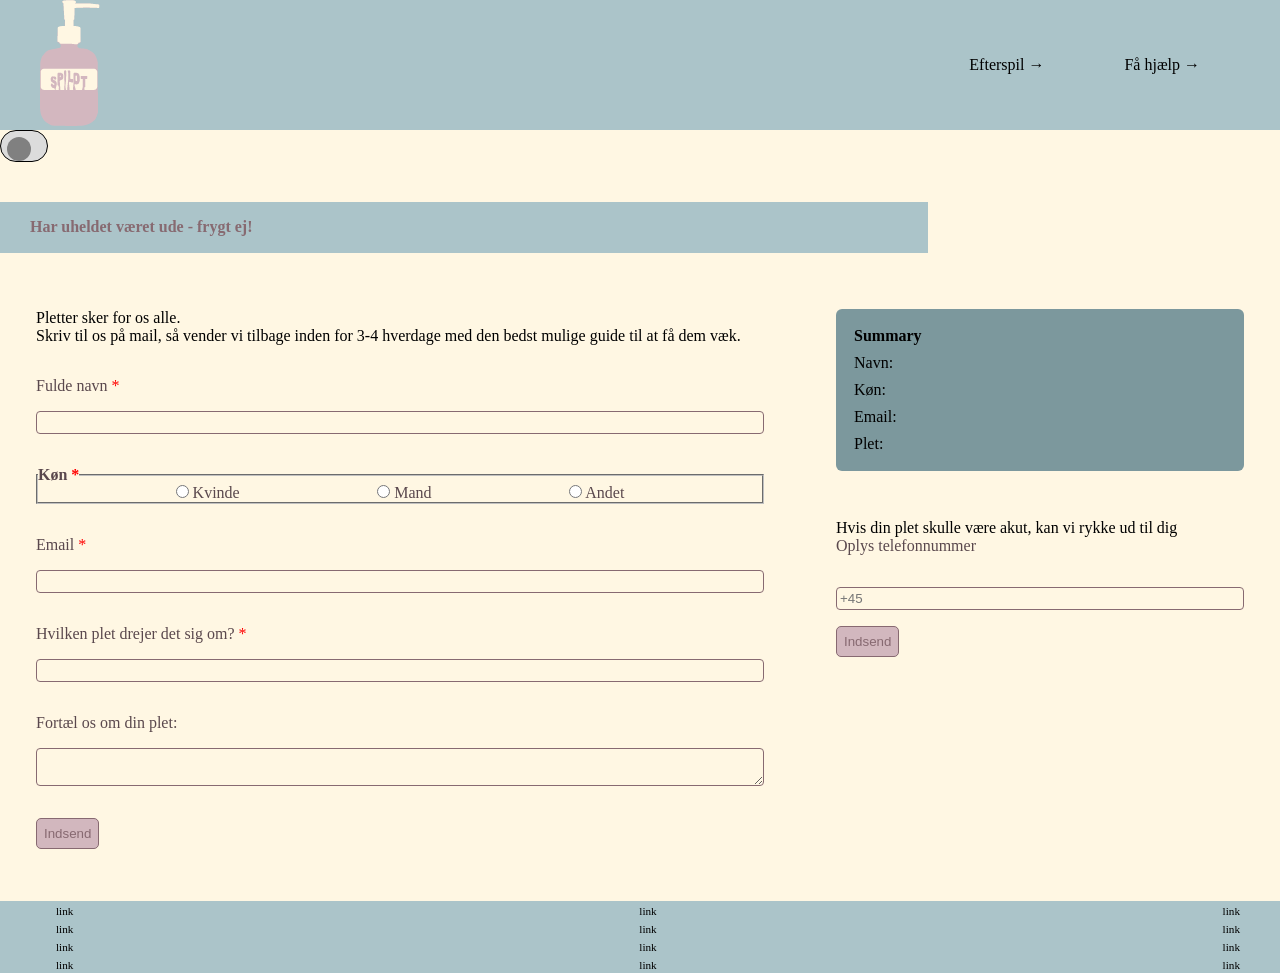
<file: register.html>
<!DOCTYPE html>
<html lang="da">

<head>
  <meta charset="UTF-8">
  <meta name="viewport" content="width=device-width, initial-scale=1.0">
  <link rel="icon" type="image/png" href="SVG/logo/Asset 30.svg">
  <link rel="stylesheet" href="css/custom.css">
  <link rel="stylesheet" href="css/fonts.css">
  <link rel="stylesheet" href="css/general.css">
  <link rel="stylesheet" href="css/layout.css">
  <link rel="stylesheet" href="css/burger.css">
  <link rel="stylesheet" href="css/cards.css">
  <link rel="stylesheet" href="css/forms.css">

  <input type="checkbox" id="theme-toggle">

  <title>Emergency Site</title>
</head>

<body id="register">
  <header>
    <nav>
      <div class="logo">
        <a href="index.html"><img src="SVG/logo/Asset 21.png" alt="logo">
        </a>
      </div>
      <ul class="menu">
        <li><a class="menuItem" href="instruction.html">Efterspil</a></li>
        <li><a class="menuItem" href="register.html">Få hjælp</a></li>
      </ul>
      <button class="burger">
        <span class="line"></span>
        <span class="line"></span>
        <span class="line"></span>
      </button>
    </nav>
  </header>

  <main>
    <h1>Har uheldet været ude - frygt ej!</h1>
    <section>
      <p>Pletter sker for os alle.</p>

      <section id="form-section">
        <p>Skriv til os på mail, så vender vi tilbage inden for 3-4 hverdage med den bedst mulige guide til at få dem
          væk.
        </p>

        <article>
          <form>
            <div class="form_group">
              <label for="name">Fulde navn</label>
              <input type="text" id="name" name="navn" aria-describedby="name-error" required />
            </div>
            <fieldset>
              <legend>
                <h3>Køn</h3>
              </legend>
              <div class="form_group-kon">
                <label aria-label="kon-error" for="kvinde">
                  <input aria-describedby="kon-error" type="radio" name="kon" value="Kvinde" id="kvinde" required>
                  Kvinde</label>
                <label aria-label="kon-error" for="mand">
                  <input aria-describedby="kon-error" type="radio" name="kon" value="Mand" id="mand"> Mand</label>
                <label aria-label="kon-error" for="andet">
                  <input aria-describedby="kon-error" type="radio" name="kon" value="Andet" id="andet"> Andet</label>
              </div>
            </fieldset>
            <div class="form_group">
              <label aria-label="email-error" for="email">Email</label>
              <input type="email" id="email" name="email" aria-describedby="email-error" required />
            </div>
            <div class="form_group">
              <label aria-label="question-error" for="emne">Hvilken plet drejer det sig om?</label>
              <input type="text" id="emne" name="plet" aria-describedby="question-error" required />
            </div>
            <div class="form_group">
              <Label aria-label="text-error" for="comment">Fortæl os om din plet:</label>
              <textarea aria-describedby="text-error" name="comment" id="comment"
                placeholder="Hvor sidder den, hvor stor er den, hvor lang tid har den været der?"> </textarea>
            </div>
            <div><Button> Indsend </button></div>
          </form>
        </article>
      </section>


    </section>
    <section class="formgroup">
      <div class="output">
        <h2>Summary</h2>

        <p>Navn: <span id="navn_output"></span></p>
        <p>Køn: <span id="kon_output"></span></p>
        <p>Email: <span id="email_output"></span></p>
        <p>Plet: <span id="plet_output"></span></p>
      </div>
      <div class="form_nr">
        <p>Hvis din plet skulle være akut, kan vi rykke ud til dig</p>

        <form aria-label="Oplys telefonnummer" id="number">
          <label for="number">Oplys telefonnummer</label><input aria-describedby="number-error" type="tel"
            name="telefonnummer" id="number" placeholder="+45">
        </form>
        <div class="nr_btn"><Button> Indsend </button></div>
      </div>
    </section>


  </main>
  <footer>
    <nav>
      <ul>
        <li><a href="#">link</a></li>
        <li><a href="#">link</a></li>
        <li><a href="#">link</a></li>
        <li><a href="#">link</a></li>
      </ul>
      <ul>
        <li><a href="#">link</a></li>
        <li><a href="#">link</a></li>
        <li><a href="#">link</a></li>
        <li><a href="#">link</a></li>
      </ul>
      <ul>
        <li><a href="#">link</a></li>
        <li><a href="#">link</a></li>
        <li><a href="#">link</a></li>
        <li><a href="#">link</a></li>
      </ul>
    </nav>
  </footer>
  <script src="js/main.js" defer></script>
  <script src="js/forms.js" defer></script>
</body>

</html>
</file>
<file: css/custom.css>
:root {
  /* Background color */
  --color-bg: #fff7e3;

  /* Header background color */
  --color-head-bg: #abc4c9;
  --color-main-h1: #5a484d;
  /* Logotype */
  --color-logotype-bg: #abc4c9;
  --color-text-logotype: black;
  --font-logotype-size: 1rem;

  /* Global menu */
  --color-menu-bg: #abc4c9;
  /* Links */
  --color-link-bg: #abc4c9;
  --color-link-hover: #617e84;
  --color-link-active: #617e84;
  --border-radius-links: 1px;

  /* Headlines (size)*/
  --font-h1-size: 1rem;
  --font-h2-size: 1rem;
  --font-h3-size: 1rem;

  --headline2-size: 1rem;
  --headline3-size: 1rem;
  --font-sub1-size: 1rem;

  /* Headlines (color) */
  --color-headline-bg: #7c989d;

  /* Tekst */
  --color-text: #000;
  --color-text-inverted: #000;

  /* Andet tekst */
  --followup-text-size: 1rem;

  /*  Margins */
  --margin-head-bottom: 5px;

  /* Borders */
  --border-radius: 5px;

  /* Cards */
  --color-card-bg: #7c989d;
  --color-card-bg-inverted: #abc4c9;
  --color-cta-card-bg: #000;
  --color-cta-card-bg-inverted: #000;

  /* Fonts & font weights*/
  --font-family-sans: ui-sans-serif;
  --font-weight-bold: 700;
  --font-weight-medium: 500;
  --font-weight-regular: 300;
  --font-weight-light: 200;

  /* Infographics background colors*/
  --color-info-bg: #fff7e3;
}

/* Register design */

/* .form_info {
  padding: 5px;
}
.artikler {
  background-color: var(--color-card-bg);
  display: grid;
  gap: 1rem;
  padding: 2rem;
  margin: 1%;
  border-radius: 3rem;
}
.farvet_kasse {
  background-color: #abc4c9;
  display: grid;
  margin-left: -32px;
  margin-right: -32px;
  padding: 15px;
  border-radius: 10px;
  text-align: center;
}
.farvet_boks {
  background-color: #abc4c9;
  display: grid;
  margin-left: -32px;
  margin-right: -32px;
  padding: 2rem;
  border-radius: 10px;
  gap: 1rem;
}
button {
  background-color: #d2b7be;
  color: #876971;
  border: 1px solid #d2b7be;
  border-radius: 5px;
  padding: 7px;
  cursor: pointer;
}
img {
  margin: 20px;
}
.tekst {
  padding: 20%;
}
h1 {
  
} */
</file>
<file: css/fonts.css>
@font-face {
  font-family: "Rubik";
  src: url("../fonts/Rubik-VariableFont_wght.woff2") format("woff2-variations"),
    url("/fonts/Rubik-Regular.woff") format("woff");
  font-weight: 200 700;
  font-style: normal;
}
</file>
<file: css/general.css>
* {
  margin: 0;
  padding: 0;
  box-sizing: border-box;
}
body {
  font-family: var(--font-family-sans);
  color: var(--color-text);
  background-color: var(--color-bg);
}
header {
  height: min-content;
  background-color: var(--color-head-bg);
}
#main-disclamer {
  height: 225px;
  background-color: var(--color-head-bg);
  display: flex;
  justify-content: flex-start;
  align-items: center;
  padding-left: 2rem;
  padding-bottom: 2%;
  margin-bottom: var(--margin-head-bottom);
}
#main-disclamer-content {
  display: flex;
  column-gap: 1rem;
}
main section {
  padding: 20px;
  border-radius: var(--border-radius);
}
h1 {
  font-size: var(--font-h1-size);
  font-weight: var(--font-weight-bold);
  color: var(--color-text-inverted);
  margin: 5px 0;
  line-height: 1.3rem;
  text-align: left;
}

#instruction h1,
#register h1 {
  margin: 40px 0 20px 0;
  padding: 15px 30px;
  background-color: var(--color-head-bg);
  font-size: var(--font-h2-size);
}
#instruction p {
  grid-column: 1/-1;
  margin-bottom: 20px;
  font-size: var(--font-h2-size);
  line-height: 1.5rem;
}
.sub {
  font-size: var(--font-sub1-size);
  font-weight: var(--font-weight-light);
  color: var(--color-text-inverted);
}
h2 {
  font-size: var(--headline2-size);
}
h3 {
  font-size: var(--headline3-size);
}
main > h1 {
  width: calc(80% - 6rem);
}
/* NAVIGATION STRUCTURES */
header > nav {
  height: 100%;
  background-color: var(--color-menu-bg);
}
nav ul {
  list-style: none;
}
a {
  font-family: var(--font-family-sans);
}
nav a {
  text-decoration: none;
  color: var(--color-text);
}
/* Måske skal du lave en ny regel for logotype-wrapper, når du har lavet din logotype */
#logotype-wrapper {
  background-color: var(--color-logotype-bg);
  display: flex;
  justify-content: flex-start;
  align-items: center;
  height: 3.6rem;
}
#logotype-wrapper > a {
  color: var(--color-text-logotype);
  font-size: var(--font-logotype-size);
  font-weight: var(--font-weight-medium);
  width: max-content;
  margin-left: 1rem;
}
/* Global menu */
header nav li a {
  margin: 1.5rem;
  background-color: var(--color-link-bg);
  color: var(--color-text);
  font-size: var(--followup-text-size);
  padding: 0.5rem 1rem;
  border-radius: var(--border-radius-links);
}
/* Pilen efter menu-tekst */
header > nav li > a:after {
  content: " \2192";
}
/* Global menu hover effekt - Lav den om til det, du synes */
nav a:hover {
  background-color: var(--color-link-hover);
}
nav a:active {
  background-color: var(--color-link-active);
}

/* FOOTER */
footer {
  background-color: var(--color-head-bg);
}

footer a {
  font-size: 0.7rem;
}

/* Knapper til infografik */

button {
  background-color: #d2b7be;
  color: #876971;
  border: 1px solid #876971;
  border-radius: 5px;
  padding: 7px;
  cursor: pointer;
}

.buttons-wrapper {
  display: flex;
  justify-content: space-evenly;
  margin-bottom: 20px;
}
.buttons-wrapper > button:hover {
  display: flexbox;
  justify-content: space-evenly;
  background-color: #876971;
  color: #d2b7be;
  border: 1px solid #d2b7be;
  border-radius: 5px;
  padding: 7px;
  cursor: pointer;
}

.buttons-wrapper > button:focus {
  outline: 4px solid #d2b7be;
  background-color: #876971;
  color: #d2b7be;
}
.logo img {
  width: auto;
  height: auto;
}

/* Toggle */

html {
  color-scheme: light;
  --color-heading: light-dark(#876a71, #fff7e4);
  --color-text: light-dark(#555, #cdc7dc);
  --color-bg: light-dark(#fff7e4, #2e2e2e);

  color: var(--color-text);
  background-color: var(--color-bg);
}

html.dark {
  color-scheme: dark;
  --color-bg: #2e2e2e;
  --color-menu-bg: #47666c;
  --color-card-bg: #829fa5;
  --color-card-bg-inverted: #47666c;
}

h1 {
  color: var(--color-heading);
}

#theme-toggle {
  --h: 2rem;
  --w: 3rem;
  font: inherit;
  appearance: none;
  background: gainsboro;
  height: var(--h);
  width: var(--w);
  border: 1px solid #000;
  cursor: pointer;
  border-radius: 9999px;
}

#theme-toggle::before {
  content: "";
  display: block;
  padding: 3px;
  height: 100%;
  aspect-ratio: 1;
  background: gray content-box;
  border-radius: inherit;
  transition: 0.3s;
}

#theme-toggle:checked::before {
  background-color: blue;
  translate: calc(var(--w) - var(--h));
}
</file>
<file: css/layout.css>
/* LAYOUT FOR MAIN CONTENT */
body {
  display: grid;
  grid-template-rows: auto 1fr auto;
  min-height: 100vh;
  margin: 0 auto;
}
main {
  display: grid;
  row-gap: 1rem;
}
main > *:not(:first-child) {
  margin: 0 1rem;
}
main {
  grid-template-rows: min-content min-content 1fr min-content;
}
#instruction main {
  grid-template-rows: min-content min-content min-content 1fr min-content;
}
/* LAYOUT FOR HEADER AND FOOTER */
footer {
  display: grid;
  grid-template-columns: 1fr minmax(300px, 1200px) 1fr;
}

header {
  grid-row: 1;
  display: grid;
  grid-template-columns: 1fr minmax(300px, 1200px) 1fr;
}
header nav,
footer nav {
  grid-column: 2 / 3;
  display: flex;
  justify-content: space-between;
  align-items: center;
}
header nav > * {
  flex: 1;
}
nav ul {
  display: flex;
  justify-content: flex-end;
  align-items: center;
}
header ul {
  height: 100%;
  width: clamp(175px, 50%, 300px);
}
footer ul {
  flex-direction: column;
  padding-left: 1rem;
}
main {
  display: grid;
  grid-template-columns: 2fr 1fr;
}
/* .grid_2-1 {
  display: grid;
  grid-template-columns: 2fr 1fr;
}
.grid_1-1 {
  display: grid;
  grid-template-columns: 1fr 1fr;
  background-color: var(--color-card-bg-inverted);
  margin: 1rem;
  border-radius: 2rem;
}
.tekst {
  display: grid;
  gap: 1rem;
} */

/* LAYOUT FOR SECTIONS */

@media (width > 600px) {
  #instruction > main,
  #register > main {
    grid-template-columns: 5fr 3fr;
    grid-template-rows: auto auto 1fr auto;
  }

  .qr {
    order: 1;
  }

  h1 {
    grid-column: 1 / -1;
  }
}
</file>
<file: css/burger.css>
.burger {
  width: 30px;
  height: 20px;
  cursor: pointer;
}

.burger .line {
  display: block;
  width: 100%;
  height: 2px;
  background-color: #333333;
  margin-bottom: 5px;
  transition: 0.2s linear;
}
.burger {
  display: none;
}
@media screen and (width < 800px) {
  .menu {
    /* display: none; */
  }
  .logo {
    flex: 0 0 50vw;
  }
  .burger {
    /* display: block; */
    background-color: transparent;
    border: 0;
    flex: 0 0 auto;
    margin: 0 20px;
  }
  .burger.active .line:nth-child(1) {
    transform: rotate(45deg) translate(5px, 5px);
    transition: 0.2s linear;
  }
  .burger.active .line:nth-child(2) {
    opacity: 0;
    transition: 0.15s linear;
  }
  .burger.active .line:nth-child(3) {
    transform: rotate(-45deg) translate(5px, -5px);
    transition: 0.2s linear;
  }
  nav.active .menu {
    display: block;
    background-color: var(--color-menu-bg);
    position: absolute;
    top: 3.6rem;
    right: 0;
    width: clamp(200px, 50vw, 400px);
    z-index: 1;
    opacity: 0.8;
  }
  header > nav li > a:after {
    content: "";
  }
  nav.active .menu li {
    margin: 40px 20px;
    text-align: right;
  }
  nav.active .menu a {
    font-size: 24px;
  }
  section p {
    color: var(--color-card-bg);
  }
}
</file>
<file: css/cards.css>
.daily_card {
  background-color: var(--color-card-bg);
  display: grid;
  grid-template-columns: 3fr 5fr;
  gap: 10px;
  padding: 40px 0 40px 20px;
  border-radius: var(--border-radius);
  height: minmax(200px, min-content);
  margin: 1rem;
}
.daily_text {
  display: grid;
  grid-template-rows: repeat(3, min-content);
  gap: 10px;
}
.daily_text h2 {
  background-color: var(--color-headline-bg);
  color: var(--color-text-inverted);
  padding: calc(1.1rem / 1.5) 0 calc(1.1rem / 2) 1rem;
  margin: 0 0 0.5rem 0;
}
.daily_text p {
  padding-right: 2rem;
  margin: 0 0 1rem 0;
}
.daily_text .cta_btn {
  justify-self: left;
  width: 80%;
}
.daily_img {
  width: 100%;
  height: 100%;
  object-fit: cover;
}
.news_card {
  background-color: var(--color-card-bg);
  display: grid;
  gap: 0.4rem;
  padding: 1rem 0;
  height: minmax(300px, min-content);
}
.news_card:nth-child(2n) {
  background-color: var(--color-card-bg-inverted);
}
.news_card > * {
  padding: 0 1rem;
}
.news_card h3 {
  margin: 0.5rem 0 0 0;
}
.news_card p {
  margin: 0 0 1rem 0;
}
.news_card:first-child:before {
  content: "BREAKING NEWS";
  background-color: var(--color-headline-bg);
  color: Black;
  font-size: var(--font-h3-size);
  font-weight: var(--font-weight-medium);
  text-align: center;
  line-height: 1rem;
  padding: calc(1.1rem / 1.5) 0 calc(1.1rem / 2) 0;
}
.news_card:first-child {
  border-radius: var(--border-radius) var(--border-radius) 0 0;
}
.news_card:last-child {
  border-radius: 0 0 var(--border-radius) var(--border-radius);
}

.news_card .cta_btn {
  justify-self: center;
}
.cta_btn {
  display: inline-block;
  padding: 0.4rem 1rem;
  background-color: #d2b7be;
  color: black;
  text-decoration: none;
  width: max-content;
  border-radius: var(--border-radius);
}
.news_card .cta_btn {
  background-color: #d2b7be;
}
.news_card:nth-of-type(2n) .cta_btn {
  background-color: #d2b7be;
  color: black;
}
.cta_btn:after {
  content: "\2192";
  margin-left: 1rem;
}
.spg {
  background-color: var(--color-card-bg);
  padding: 40px 0 40px 20px;
  border-radius: var(--border-radius);
  height: minmax(200px, min-content);
  margin: 1rem;
}
</file>
<file: css/forside.css>
h1 {
  font-size: 2.5rem;
  margin: 2rem 2rem;
  line-height: 3rem;
}
details {
  outline: 2px solid #876971;
}

summary {
  background-color: #d2b7be;
  cursor: pointer;
  padding: 1rem;
}

.spg-tekst {
  padding: 1rem;
}
.accordion {
  margin: 1rem;
}
summary::marker {
  content: none;
}

summary {
  display: flex;
  align-items: center;
  justify-content: space-between;
}

summary::after {
  content: "+";
}

[open] summary::after {
  content: "-";
}

html {
  interpolate-size: allow-keywords;
}

::details-content {
  height: 0;
  transition: 0.3s allow-discrete;
  overflow: clip;
}

[open]::details-content {
  height: auto;
}

button {
  background-color: #d2b7be;
  color: black;
  border: none;
  padding: 0.4rem 1rem;
  border-radius: var(--border-radius);
  cursor: pointer;
}

.nyhed-button {
  background-color: #d2b7be;
  color: black;
  border: none;
  padding: 0.4rem 1rem;
  border-radius: var(--border-radius);
  margin: 2rem 4rem;
}
.popover_p {
  color: black;
  padding-top: 2rem;
}
[popover] {
  padding: 2rem;
  max-height: 90vh;
  max-width: 90vw;
  width: 65ch;
  position: fixed;
  inset: 0;
  margin: auto;
  line-height: 1.6;
  border: solid 2px #876971;
  background-color: #f3f3f3;
}

[popover] button {
  position: sticky;
  top: 0;
  justify-self: end;
}

:popover-open {
  display: grid;
}

::backdrop {
  background: #0001;
}

[popover] {
  opacity: 0;
  transition: 1s allow-discrete;
  scale: 0.8;
}

:popover-open {
  opacity: 1;
  scale: none;
}

@starting-style {
  :popover-open {
    opacity: 0;
    scale: 0.8;
  }
}

::backdrop {
  opacity: 0;
  transition: 0.8s allow-discrete;
}

:popover-open::backdrop {
  opacity: 1;
}

@starting-style {
  :popover-open::backdrop {
    opacity: 0;
  }
}
</file>
<file: css/infographic.css>
#head-txt {
  fill: rgb(54, 54, 54);
}
.info-graphic,
.info-text {
  background-color: var(--color-info-bg);
  padding: 20px 0;
}
.info-graphic {
  border-radius: 0;
  margin: 60px auto 80px auto;
}
.info-text h2 {
  line-height: 3rem;
  text-align: center;
  background-color: var(--color-headline-bg);
  color: var(--color-text);
  margin-bottom: 1rem;
}
.info-text h3 {
  font-size: 0.8rem;
  line-height: 0.8rem;
  font-weight: 600;
  margin: 0;
  padding: 0;
}
.info-text > *:not(:first-child) {
  margin: 0 clamp(1rem, 10%, 7rem);
}
.info-text p {
  font-size: 0.8rem;
  line-height: 1.3;
  margin: 0 0 1.2rem 0;
  padding: 0;
}
.info-box {
  padding: 1.5rem 1rem 0.5rem 1rem;
  background-color: var(--color-card-bg);
}
.info-box:nth-of-type(2n) {
  background-color: var(--color-card-bg-inverted);
}

#Spildt_rødvin:hover,
#Spildt_champagne,
#Spildt_is {
  cursor: pointer;
}
</file>
<file: css/forms.css>
#webform {
  background-color: var(--form-background-color);
}

#form-section,
#form-summary {
  background-color: var(--info-background-color);
  padding: 0;
}
#form-summary h2 {
  line-height: 3rem;
  text-align: center;
  background-color: var(--headline-bg-color-inverted);
  color: var(--headline-color-inverted);
  padding-top: 5px;
}
#form-summary h3 {
  font-size: 0.8rem;
  line-height: 0.8rem;
  font-weight: 600;
  margin: 0;
  padding: 0;
}
#form-summary > *:not(:first-child) {
  margin: 0 clamp(1rem, 10%, 7rem);
}
#form-summary p {
  font-size: 0.8rem;
  line-height: 1.3;
  margin: 0 0 1.2rem 0;
  padding: 0;
}
/* Forms */
.form_group:has(:required) label::after {
  content: " *";
  color: red;
}
.form_group:has(:user-invalid) {
  input {
    border-color: red;
  }
}
fieldset legend h3::after {
  content: " *";
  color: red;
}
label {
  display: block;
}
form {
  display: grid;
  gap: 2rem;
  color: #5a484d;
}

.form_group {
  display: grid;
  gap: 1rem;
}
.form_info {
  padding: 20px;
}
input,
textarea {
  border: 1px solid #876a71;
  border-radius: 4px;
  padding: 3px;
  background-color: #fff7e3;
}

button {
  background-color: #d2b7be;
  color: #876971;
  border: 1px solid #876971;
  border-radius: 5px;
  padding: 7px;
  cursor: pointer;
}
#form-section {
  display: grid;
  gap: 2rem;
}
.output {
  background: var(--color-card-bg);
  padding: 1rlh;
  border-radius: 6px;
  display: grid;
  gap: 0.5rlh;
}
.form_group-kon {
  display: flex;
  justify-content: space-evenly;
}

.form_nr {
  padding-top: 3rem;
}
.nr_btn {
  padding-top: 1rem;
}
</file>
